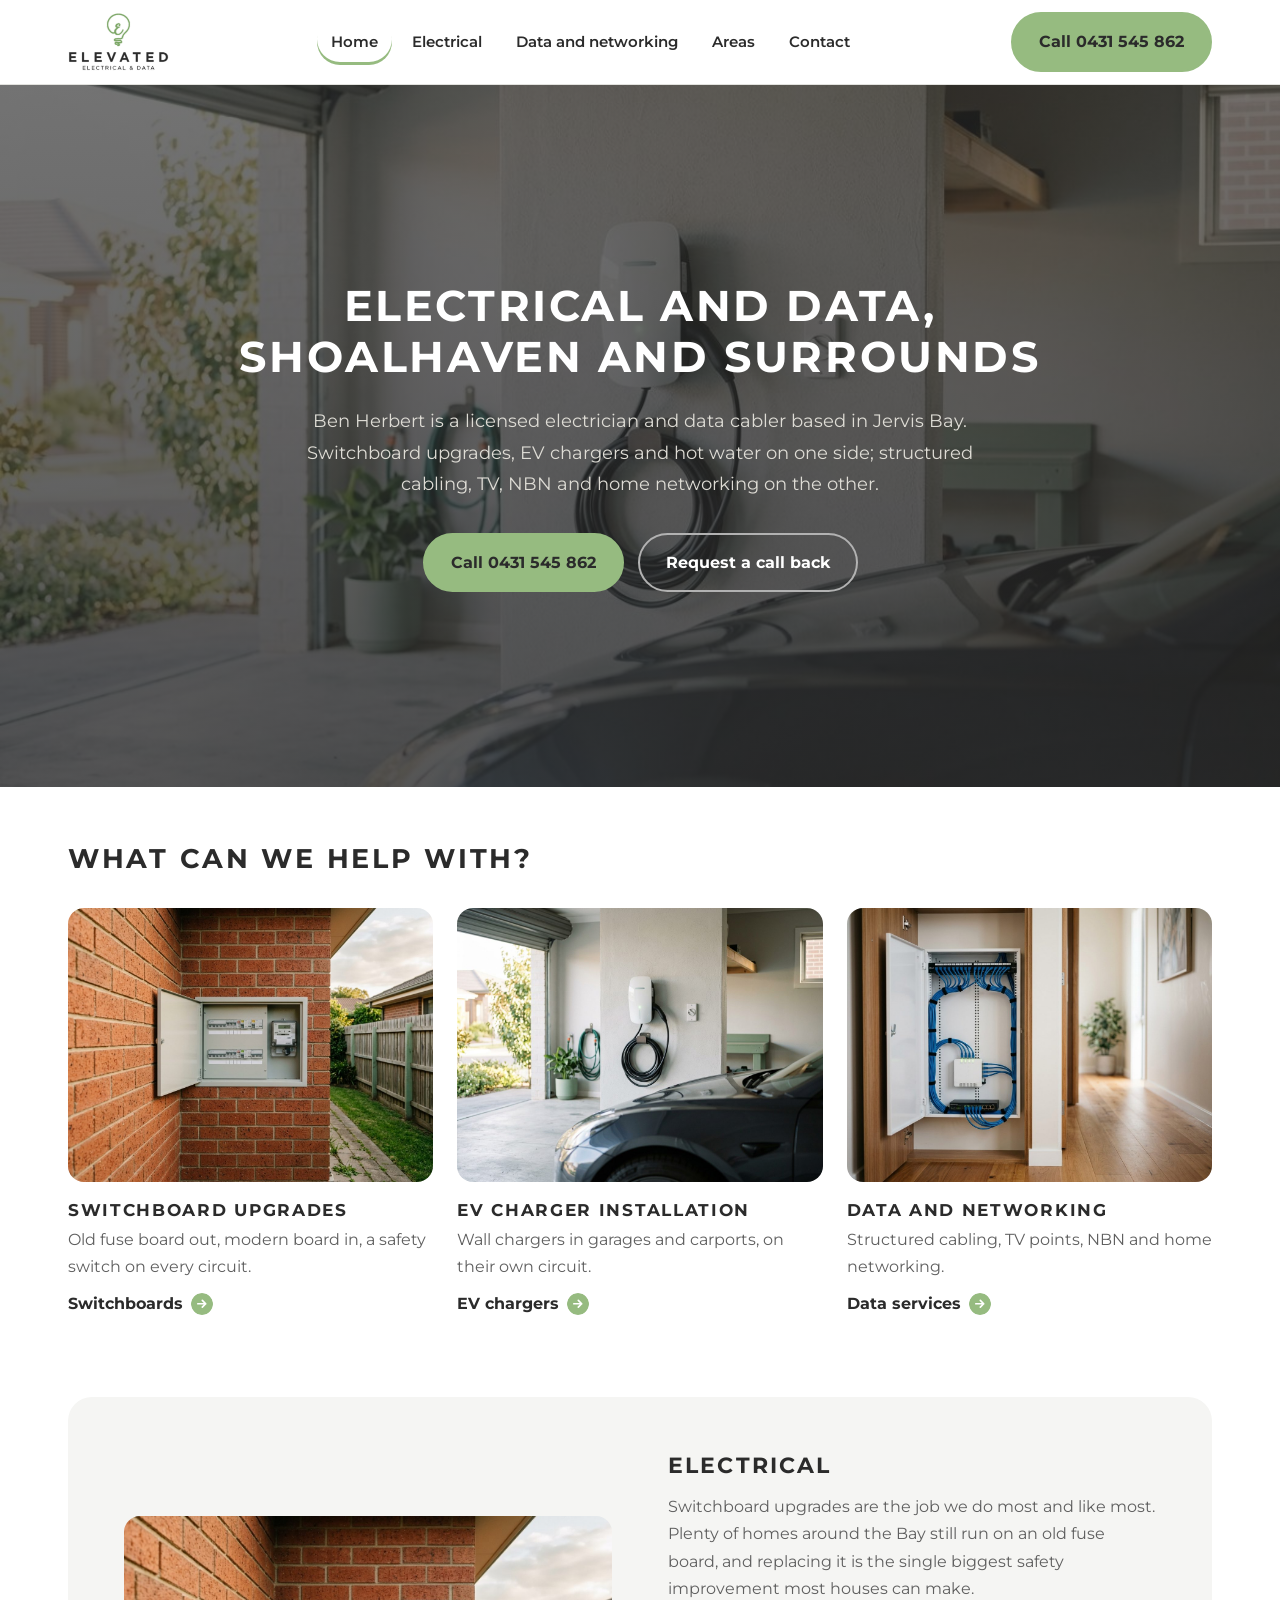
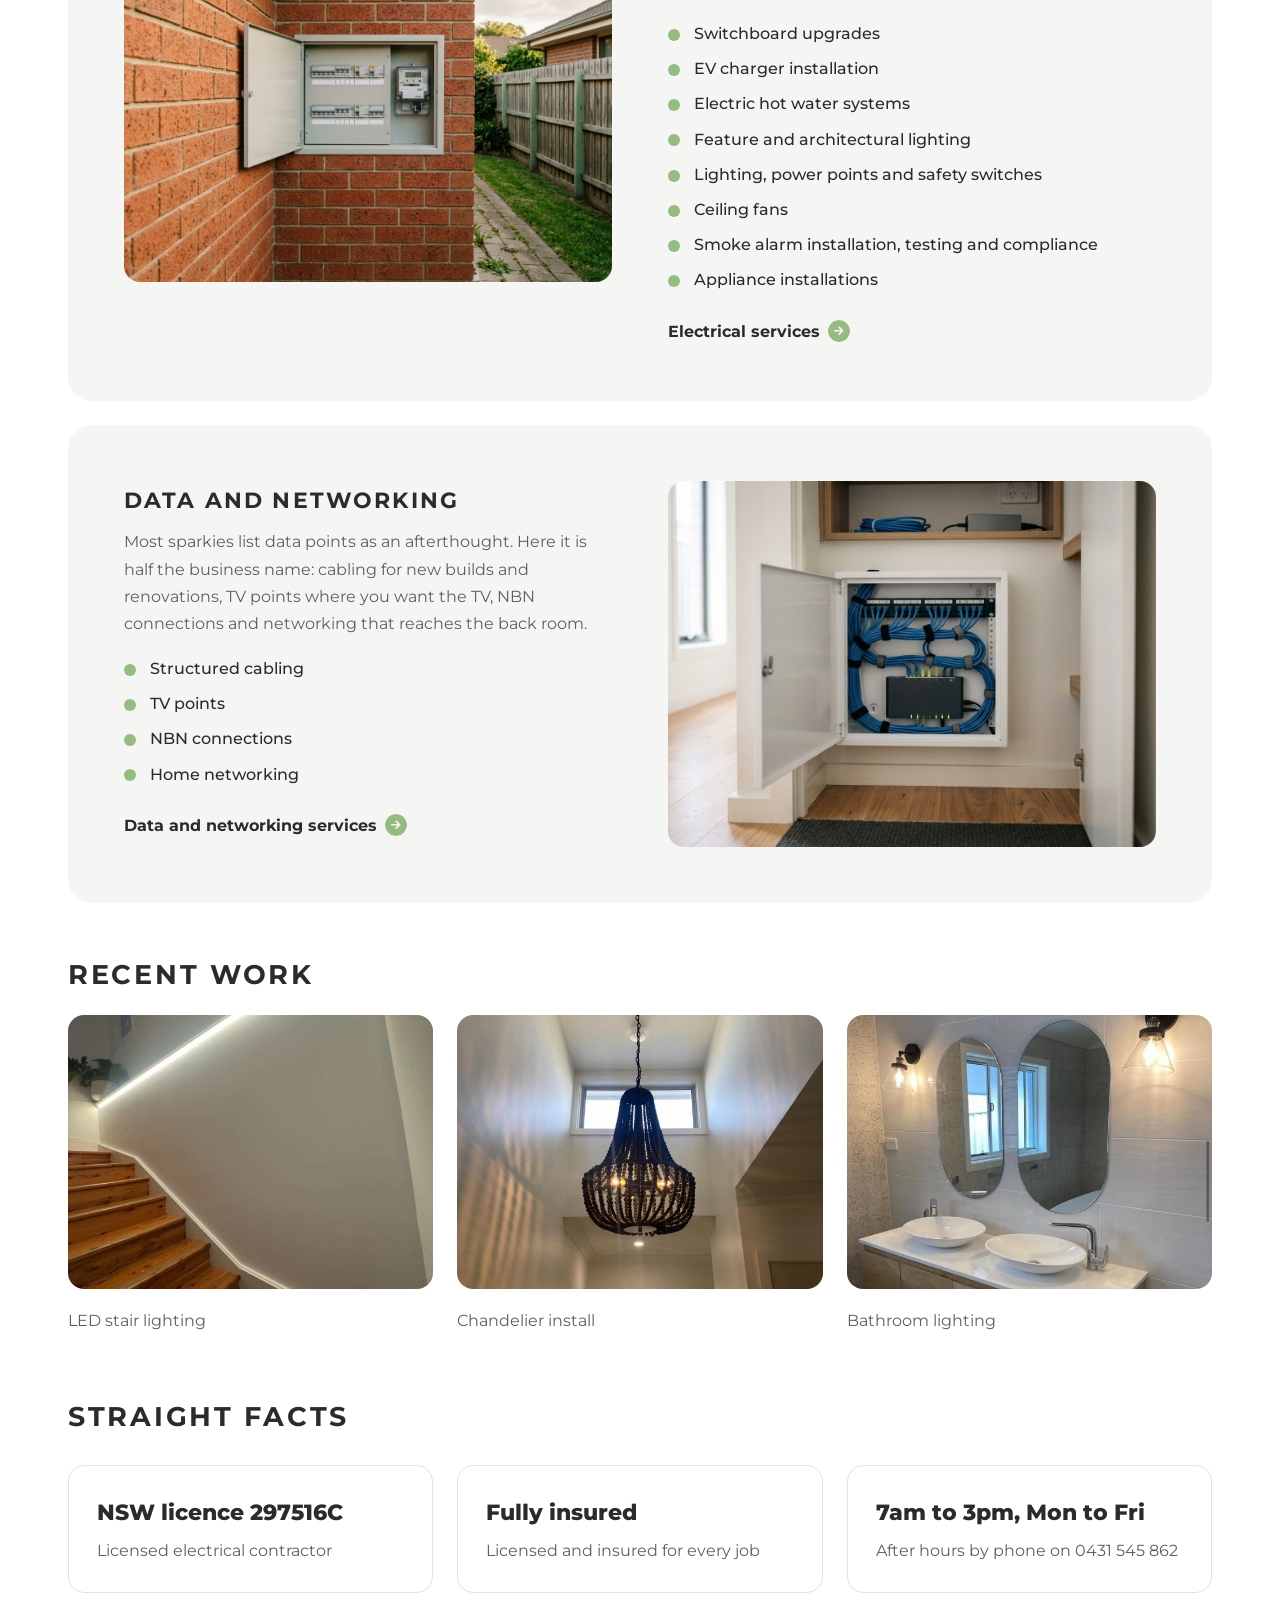
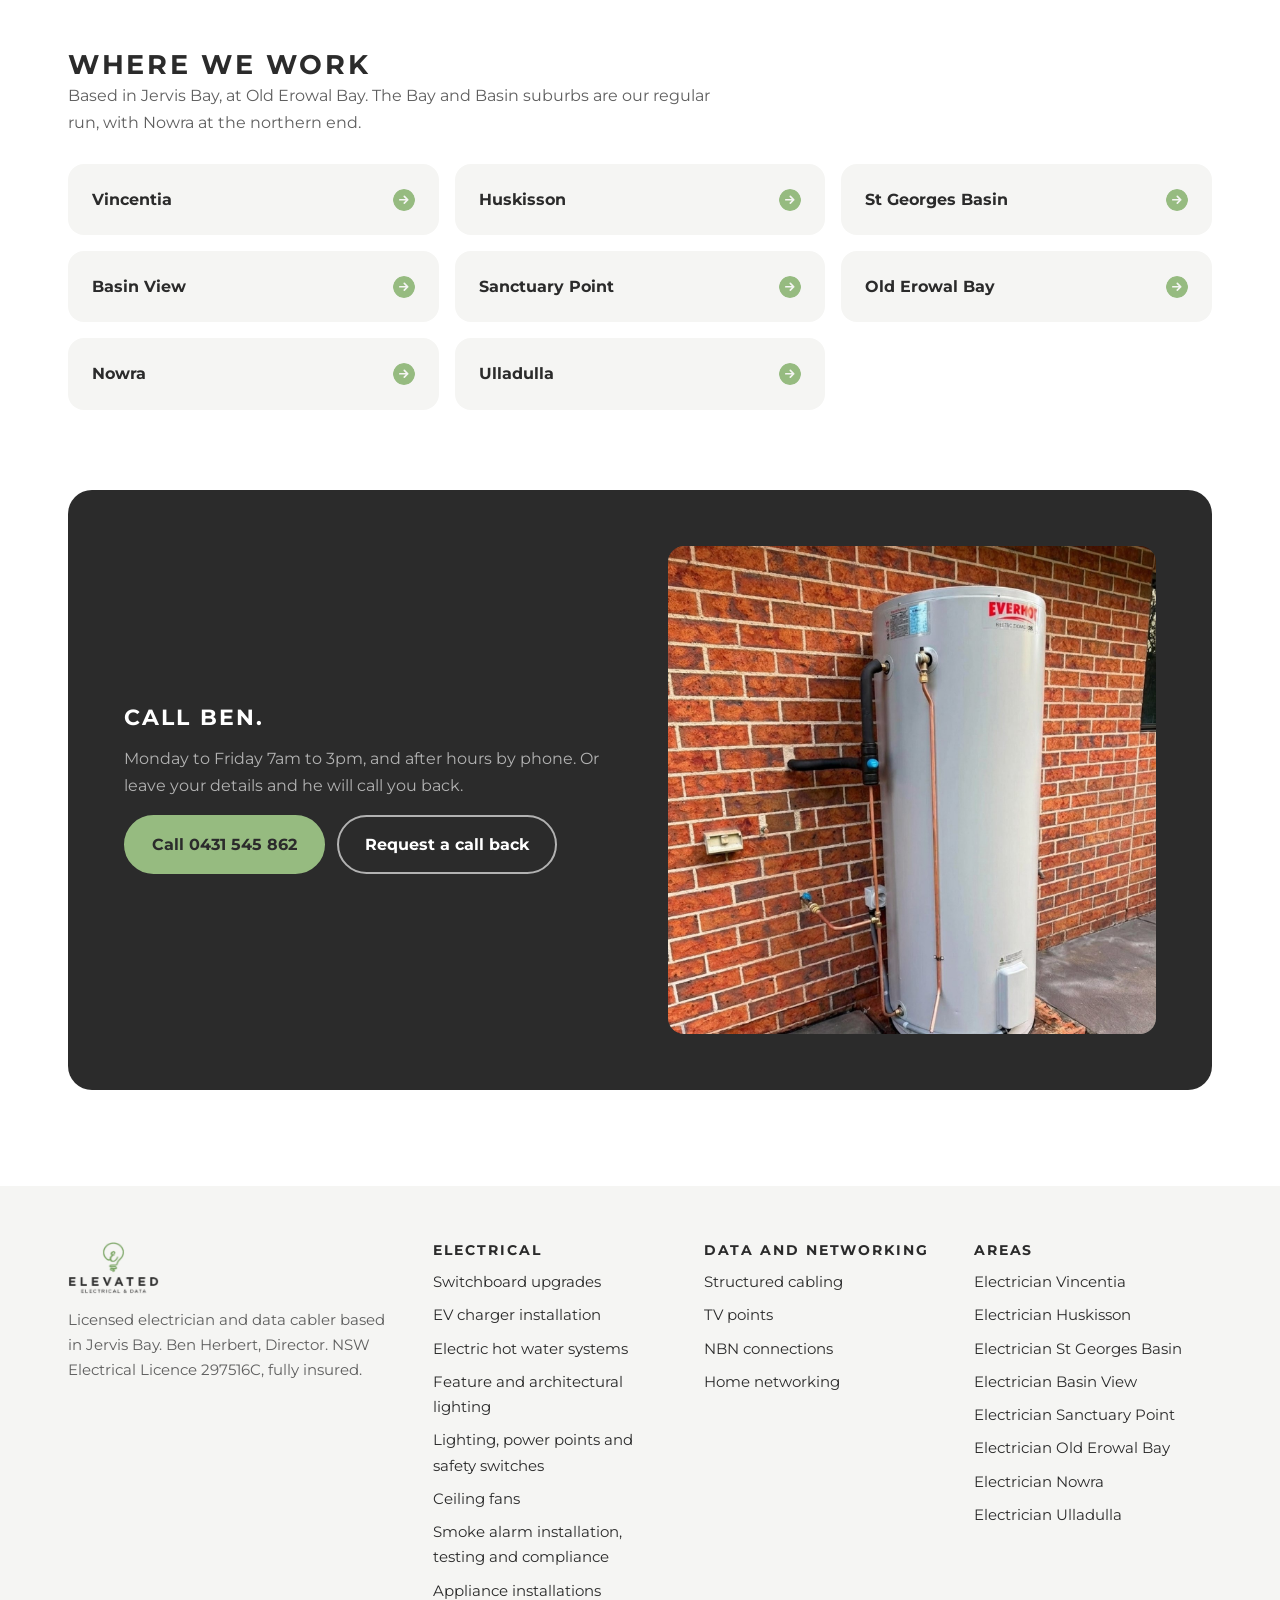
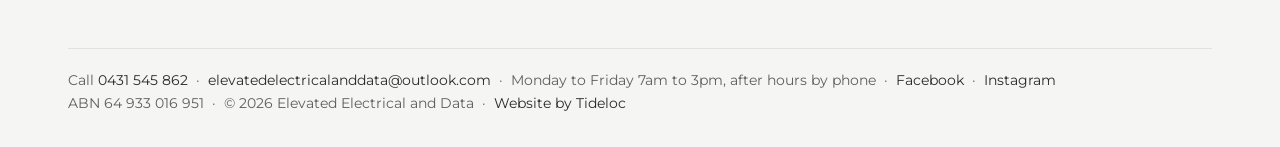
<file: index.html>
<!DOCTYPE html><html lang="en-AU"><head><meta charset="utf-8"><meta name="viewport" content="width=device-width, initial-scale=1">
<title>Electrician Jervis Bay, Vincentia and the Shoalhaven | Elevated Electrical and Data</title><meta name="description" content="Licensed electrician and data cabler based in Jervis Bay. Switchboard upgrades, EV chargers, hot water, TV, NBN and home networking. Call Ben on 0431 545 862.">
<link href="https://fonts.googleapis.com/css2?family=Montserrat:wght@400;500;600;700;800&display=swap" rel="stylesheet">
<link rel="stylesheet" href="site.css"><link rel="preload" as="image" href="assets/ai-ev.jpg" fetchpriority="high"><link rel="canonical" href="https://elevatedelectricalanddata.com.au/"><meta property="og:type" content="website"><meta property="og:url" content="https://elevatedelectricalanddata.com.au/"><meta property="og:title" content="Electrician Jervis Bay, Vincentia and the Shoalhaven | Elevated Electrical and Data"><meta property="og:description" content="Licensed electrician and data cabler based in Jervis Bay. Switchboard upgrades, EV chargers, hot water, TV, NBN and home networking. Call Ben on 0431 545 862."><meta property="og:image" content="https://elevatedelectricalanddata.com.au/assets/ai-ev.jpg"><meta property="og:locale" content="en_AU"><meta property="og:site_name" content="Elevated Electrical and Data"><meta property="og:image:width" content="1200"><meta property="og:image:height" content="896"><meta name="twitter:card" content="summary_large_image"><meta name="robots" content="index,follow"><link rel="icon" href="/favicon-32.png" sizes="32x32" type="image/png"><link rel="icon" href="/favicon.png" sizes="256x256" type="image/png"><link rel="apple-touch-icon" href="/apple-touch-icon.png"><script defer src="https://crm.tideloc.com.au/tl-analytics.js" data-site="elevated-electrical-and-data"></script>
</head><body>
<header><div class="wrap">
  <a class="logo" href="/"><img src="assets/logo-light.png" alt="Elevated Electrical and Data" width="803" height="460"></a>
  <nav id="nav"><ul><li><a href="/" aria-current="page">Home</a></li><li><a href="/electrical">Electrical</a><ul class='sub'><li><a href="/electrical#0">Switchboard upgrades</a></li><li><a href="/electrical#1">EV charger installation</a></li><li><a href="/electrical#2">Electric hot water systems</a></li><li><a href="/electrical#3">Feature and architectural lighting</a></li><li><a href="/electrical#4">Lighting, power points and safety switches</a></li><li><a href="/electrical#5">Ceiling fans</a></li><li><a href="/electrical#6">Smoke alarm installation, testing and compliance</a></li><li><a href="/electrical#7">Appliance installations</a></li></ul></li><li><a href="/data">Data and networking</a><ul class='sub'><li><a href="/data#0">Structured cabling</a></li><li><a href="/data#1">TV points</a></li><li><a href="/data#2">NBN connections</a></li><li><a href="/data#3">Home networking</a></li></ul></li><li><a href="/areas">Areas</a><ul class='sub'><li><a href="/vincentia-area">Vincentia</a></li><li><a href="/huskisson-area">Huskisson</a></li><li><a href="/st-georges-basin-area">St Georges Basin</a></li><li><a href="/basin-view-area">Basin View</a></li><li><a href="/sanctuary-point-area">Sanctuary Point</a></li><li><a href="/old-erowal-bay-area">Old Erowal Bay</a></li><li><a href="/nowra-area">Nowra</a></li><li><a href="/ulladulla-area">Ulladulla</a></li></ul></li><li><a href="/contact">Contact</a></li></ul></nav>
  <a class="pill green call" href="tel:+61431545862">Call 0431 545 862</a>
  <button class="burger" id="burger" aria-label="Menu" aria-expanded="false">&#9776;</button>
</div></header>

<section class="herofull">
  <div class="inner">
    <h1>Electrical and data, Shoalhaven and surrounds</h1>
    <p>Ben Herbert is a licensed electrician and data cabler based in Jervis Bay. Switchboard upgrades, EV chargers and hot water on one side; structured cabling, TV, NBN and home networking on the other.</p>
    <div class="actions"><a class="pill green" href="tel:+61431545862">Call 0431 545 862</a><a class="pill ghost light" href="/contact">Request a call back</a></div>
  </div>
</section>
<section><div class="wrap">
  <h2>What can we help with?</h2>
  <div class="tiles">
    <a class="tile" href="/electrical#0"><img src="assets/ai-switchboard.jpg" alt="Upgraded residential switchboard on a brick wall" width="1200" height="896" loading="lazy" decoding="async"><h3>Switchboard upgrades</h3><p>Old fuse board out, modern board in, a safety switch on every circuit.</p><span class="arrow">Switchboards</span></a>
    <a class="tile" href="/electrical#1"><img src="assets/ai-ev.jpg" alt="EV wall charger installed in a garage" width="1200" height="896" loading="lazy" decoding="async"><h3>EV charger installation</h3><p>Wall chargers in garages and carports, on their own circuit.</p><span class="arrow">EV chargers</span></a>
    <a class="tile" href="/data"><img src="assets/ai-data.jpg" alt="Home network cabinet with tidy data cabling" width="1200" height="896" loading="lazy" decoding="async"><h3>Data and networking</h3><p>Structured cabling, TV points, NBN and home networking.</p><span class="arrow">Data services</span></a>
  </div>
</div></section>
<section style="padding-top:0"><div class="wrap">
  <div class="band">
    <div class="media"><img src="assets/ai-switchboard.jpg" alt="Upgraded residential switchboard" width="1200" height="896" loading="lazy" decoding="async"></div>
    <div><h2>Electrical</h2><p>Switchboard upgrades are the job we do most and like most. Plenty of homes around the Bay still run on an old fuse board, and replacing it is the single biggest safety improvement most houses can make.</p>
      <ul><li>Switchboard upgrades</li><li>EV charger installation</li><li>Electric hot water systems</li><li>Feature and architectural lighting</li><li>Lighting, power points and safety switches</li><li>Ceiling fans</li><li>Smoke alarm installation, testing and compliance</li><li>Appliance installations</li></ul><a class="arrow" href="/electrical">Electrical services</a></div>
  </div>
  <div class="band flip">
    <div class="media"><img src="assets/ai-data-2.jpg" alt="Home network cabinet with patch panel and router" width="1200" height="896" loading="lazy" decoding="async"></div>
    <div><h2>Data and networking</h2><p>Most sparkies list data points as an afterthought. Here it is half the business name: cabling for new builds and renovations, TV points where you want the TV, NBN connections and networking that reaches the back room.</p>
      <ul><li>Structured cabling</li><li>TV points</li><li>NBN connections</li><li>Home networking</li></ul><a class="arrow" href="/data">Data and networking services</a></div>
  </div>
</div></section>
<section style="padding-top:0"><div class="wrap"><h2>Recent work</h2><div data-tl-work="elevated-electrical-and-data" data-count="3" data-portal="https://portal.tideloc.com.au"><div class="tiles" style="margin-top:24px"><a class="tile" href="/electrical#4"><img src="assets/work/light-stair-led.jpg" alt="LED strip lighting on a timber staircase" width="644" height="1400" loading="lazy" decoding="async"><p>LED stair lighting</p></a><a class="tile" href="/electrical#4"><img src="assets/work/light-chandelier-void.jpg" alt="Chandelier hung in a double-height void" width="644" height="1400" loading="lazy" decoding="async"><p>Chandelier install</p></a><a class="tile" href="/electrical#1"><img src="assets/work/light-bathroom-vanity.jpg" alt="Backlit mirrors and wall lights over a double vanity" width="644" height="1400" loading="lazy" decoding="async"><p>Bathroom lighting</p></a></div></div></div></section>
<section style="padding-top:0"><div class="wrap"><h2>Straight facts</h2><div class="facts">
  <div class="fact"><b>NSW licence 297516C</b><span>Licensed electrical contractor</span></div>
  <div class="fact"><b>Fully insured</b><span>Licensed and insured for every job</span></div>
  <div class="fact"><b>7am to 3pm, Mon to Fri</b><span>After hours by phone on 0431 545 862</span></div>
</div></div></section>
<section style="padding-top:0"><div class="wrap"><h2>Where we work</h2><p class="muted" style="max-width:60ch">Based in Jervis Bay, at Old Erowal Bay. The Bay and Basin suburbs are our regular run, with Nowra at the northern end.</p><div class="areas"><a class="area" href="/vincentia-area">Vincentia <span class="arrow"></span></a><a class="area" href="/huskisson-area">Huskisson <span class="arrow"></span></a><a class="area" href="/st-georges-basin-area">St Georges Basin <span class="arrow"></span></a><a class="area" href="/basin-view-area">Basin View <span class="arrow"></span></a><a class="area" href="/sanctuary-point-area">Sanctuary Point <span class="arrow"></span></a><a class="area" href="/old-erowal-bay-area">Old Erowal Bay <span class="arrow"></span></a><a class="area" href="/nowra-area">Nowra <span class="arrow"></span></a><a class="area" href="/ulladulla-area">Ulladulla <span class="arrow"></span></a></div></div></section>
<section style="padding-top:0"><div class="wrap"><div class="band dark"><div><h2>Call Ben.</h2><p>Monday to Friday 7am to 3pm, and after hours by phone. Or leave your details and he will call you back.</p><div class="hero actions" style="padding:0;display:flex;gap:12px;flex-wrap:wrap"><a class="pill green" href="tel:+61431545862">Call 0431 545 862</a><a class="pill ghost" style="color:#fff;border-color:#b2b2b2" href="/contact">Request a call back</a></div></div><div class="media"><img src="assets/hotwater-clean-sq.jpg" alt="Electric hot water system" width="1400" height="1400" loading="lazy" decoding="async"></div></div></div></section>
<footer><div class="wrap">
  <div class="cols">
    <div><img src="assets/logo-light.png" alt="" width="803" height="460"><p class="muted">Licensed electrician and data cabler based in Jervis Bay. Ben Herbert, Director. NSW Electrical Licence 297516C, fully insured.</p></div>
    <div><h3>Electrical</h3><ul><li><a href="/electrical#0">Switchboard upgrades</a></li><li><a href="/electrical#1">EV charger installation</a></li><li><a href="/electrical#2">Electric hot water systems</a></li><li><a href="/electrical#3">Feature and architectural lighting</a></li><li><a href="/electrical#4">Lighting, power points and safety switches</a></li><li><a href="/electrical#5">Ceiling fans</a></li><li><a href="/electrical#6">Smoke alarm installation, testing and compliance</a></li><li><a href="/electrical#7">Appliance installations</a></li></ul></div>
    <div><h3>Data and networking</h3><ul><li><a href="/data#0">Structured cabling</a></li><li><a href="/data#1">TV points</a></li><li><a href="/data#2">NBN connections</a></li><li><a href="/data#3">Home networking</a></li></ul></div>
    <div><h3>Areas</h3><ul><li><a href="/vincentia-area">Electrician Vincentia</a></li><li><a href="/huskisson-area">Electrician Huskisson</a></li><li><a href="/st-georges-basin-area">Electrician St Georges Basin</a></li><li><a href="/basin-view-area">Electrician Basin View</a></li><li><a href="/sanctuary-point-area">Electrician Sanctuary Point</a></li><li><a href="/old-erowal-bay-area">Electrician Old Erowal Bay</a></li><li><a href="/nowra-area">Electrician Nowra</a></li><li><a href="/ulladulla-area">Electrician Ulladulla</a></li></ul></div>
  </div>
  <div class="fine">Call <a href="tel:+61431545862">0431 545 862</a> &nbsp;&middot;&nbsp; <a href="mailto:elevatedelectricalanddata@outlook.com">elevatedelectricalanddata@outlook.com</a> &nbsp;&middot;&nbsp; Monday to Friday 7am to 3pm, after hours by phone &nbsp;&middot;&nbsp; <a href="https://www.facebook.com/share/1EVHX6Z7j3/">Facebook</a> &nbsp;&middot;&nbsp; <a href="https://www.instagram.com/elevated.electrical.data">Instagram</a><br>ABN 64 933 016 951 &nbsp;&middot;&nbsp; &copy; 2026 Elevated Electrical and Data &nbsp;&middot;&nbsp; <a href="https://tideloc.com.au" rel="noopener">Website by Tideloc</a></div>
</div></footer>
<div class="callbar"><a class="pill green" href="tel:+61431545862">Call 0431 545 862</a></div>
<script>(function(){var b=document.getElementById('burger'),n=document.getElementById('nav');b.addEventListener('click',function(e){e.stopPropagation();var o=n.classList.toggle('open');b.setAttribute('aria-expanded',o);});document.addEventListener('click',function(e){if(n.classList.contains('open')&&!n.contains(e.target))n.classList.remove('open');});})();</script>
<script defer src="https://portal.tideloc.com.au/tl-work.js"></script>
<script type="application/ld+json">{"@context": "https://schema.org", "@type": "Electrician", "name": "Elevated Electrical and Data", "@id": "https://elevatedelectricalanddata.com.au/#business", "url": "https://elevatedelectricalanddata.com.au/", "description": "Licensed electrician and data cabler based in Jervis Bay, covering the Shoalhaven. Switchboard upgrades, EV chargers, electric hot water, lighting, TV points, NBN and home networking.", "logo": "https://elevatedelectricalanddata.com.au/assets/logo-light.png", "image": "https://elevatedelectricalanddata.com.au/assets/ai-ev.jpg", "telephone": "+61431545862", "email": "elevatedelectricalanddata@outlook.com", "address": {"@type": "PostalAddress", "addressLocality": "Old Erowal Bay", "addressRegion": "NSW", "addressCountry": "AU"}, "areaServed": [{"@type": "Place", "name": "Vincentia NSW"}, {"@type": "Place", "name": "Huskisson NSW"}, {"@type": "Place", "name": "St Georges Basin NSW"}, {"@type": "Place", "name": "Basin View NSW"}, {"@type": "Place", "name": "Sanctuary Point NSW"}, {"@type": "Place", "name": "Old Erowal Bay NSW"}, {"@type": "Place", "name": "Nowra NSW"}, {"@type": "Place", "name": "Ulladulla NSW"}, {"@type": "Place", "name": "Jervis Bay NSW"}], "openingHoursSpecification": [{"@type": "OpeningHoursSpecification", "dayOfWeek": ["Monday", "Tuesday", "Wednesday", "Thursday", "Friday"], "opens": "07:00", "closes": "15:00"}], "sameAs": ["https://www.facebook.com/share/1EVHX6Z7j3/", "https://www.instagram.com/elevated.electrical.data"], "founder": {"@type": "Person", "name": "Ben Herbert"}, "identifier": [{"@type": "PropertyValue", "name": "NSW Electrical Licence", "value": "297516C"}, {"@type": "PropertyValue", "name": "ABN", "value": "64933016951"}]}</script>
</body></html>
</file>
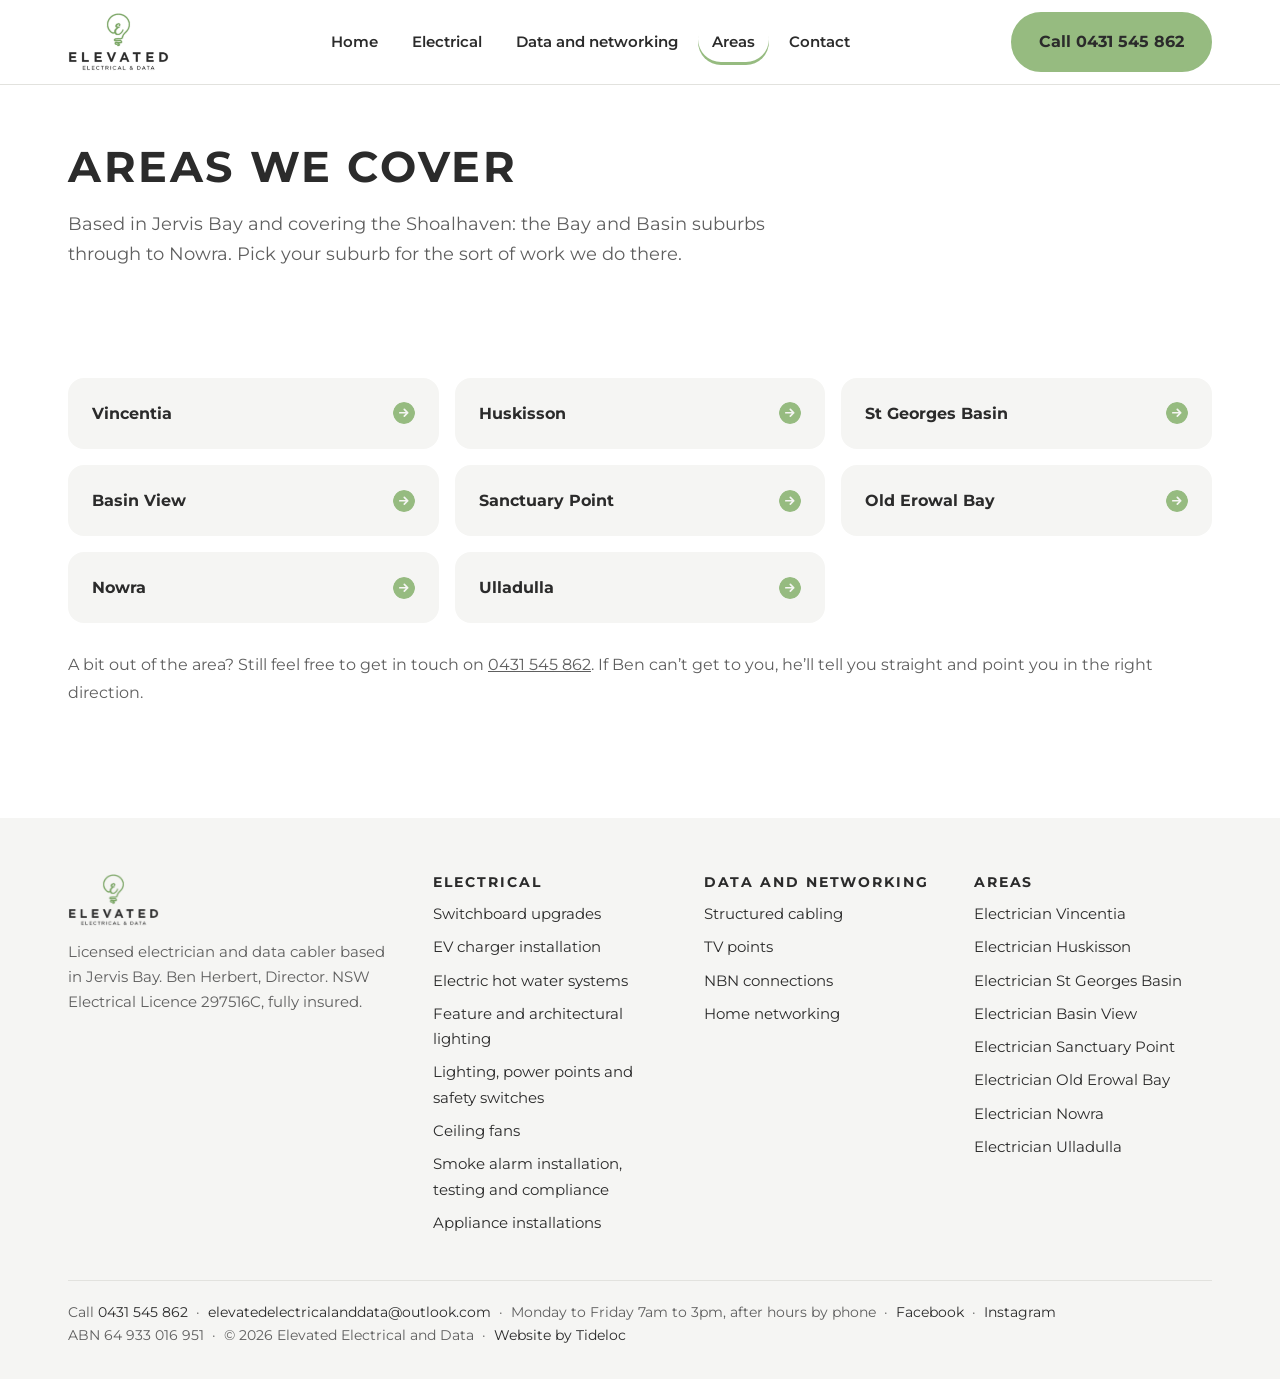
<file: areas.html>
<!DOCTYPE html><html lang="en-AU"><head><meta charset="utf-8"><meta name="viewport" content="width=device-width, initial-scale=1">
<title>Areas we cover: Jervis Bay, the Basin and the Shoalhaven | Elevated Electrical and Data</title><meta name="description" content="Electrician and data cabler based in Jervis Bay, covering the Shoalhaven: Vincentia, Huskisson, Old Erowal Bay, St Georges Basin, Basin View, Sanctuary Point, Nowra and Ulladulla.">
<link href="https://fonts.googleapis.com/css2?family=Montserrat:wght@400;500;600;700;800&display=swap" rel="stylesheet">
<link rel="stylesheet" href="site.css"><link rel="canonical" href="https://elevatedelectricalanddata.com.au/areas"><meta property="og:type" content="website"><meta property="og:url" content="https://elevatedelectricalanddata.com.au/areas"><meta property="og:title" content="Areas we cover: Jervis Bay, the Basin and the Shoalhaven | Elevated Electrical and Data"><meta property="og:description" content="Electrician and data cabler based in Jervis Bay, covering the Shoalhaven: Vincentia, Huskisson, Old Erowal Bay, St Georges Basin, Basin View, Sanctuary Point, Nowra and Ulladulla."><meta property="og:image" content="https://elevatedelectricalanddata.com.au/assets/ai-ev.jpg"><meta property="og:locale" content="en_AU"><meta property="og:site_name" content="Elevated Electrical and Data"><meta property="og:image:width" content="1200"><meta property="og:image:height" content="896"><meta name="twitter:card" content="summary_large_image"><meta name="robots" content="index,follow"><link rel="icon" href="/favicon-32.png" sizes="32x32" type="image/png"><link rel="icon" href="/favicon.png" sizes="256x256" type="image/png"><link rel="apple-touch-icon" href="/apple-touch-icon.png"><script defer src="https://crm.tideloc.com.au/tl-analytics.js" data-site="elevated-electrical-and-data"></script>
</head><body>
<header><div class="wrap">
  <a class="logo" href="/"><img src="assets/logo-light.png" alt="Elevated Electrical and Data" width="803" height="460"></a>
  <nav id="nav"><ul><li><a href="/">Home</a></li><li><a href="/electrical">Electrical</a><ul class='sub'><li><a href="/electrical#0">Switchboard upgrades</a></li><li><a href="/electrical#1">EV charger installation</a></li><li><a href="/electrical#2">Electric hot water systems</a></li><li><a href="/electrical#3">Feature and architectural lighting</a></li><li><a href="/electrical#4">Lighting, power points and safety switches</a></li><li><a href="/electrical#5">Ceiling fans</a></li><li><a href="/electrical#6">Smoke alarm installation, testing and compliance</a></li><li><a href="/electrical#7">Appliance installations</a></li></ul></li><li><a href="/data">Data and networking</a><ul class='sub'><li><a href="/data#0">Structured cabling</a></li><li><a href="/data#1">TV points</a></li><li><a href="/data#2">NBN connections</a></li><li><a href="/data#3">Home networking</a></li></ul></li><li><a href="/areas" aria-current="page">Areas</a><ul class='sub'><li><a href="/vincentia-area">Vincentia</a></li><li><a href="/huskisson-area">Huskisson</a></li><li><a href="/st-georges-basin-area">St Georges Basin</a></li><li><a href="/basin-view-area">Basin View</a></li><li><a href="/sanctuary-point-area">Sanctuary Point</a></li><li><a href="/old-erowal-bay-area">Old Erowal Bay</a></li><li><a href="/nowra-area">Nowra</a></li><li><a href="/ulladulla-area">Ulladulla</a></li></ul></li><li><a href="/contact">Contact</a></li></ul></nav>
  <a class="pill green call" href="tel:+61431545862">Call 0431 545 862</a>
  <button class="burger" id="burger" aria-label="Menu" aria-expanded="false">&#9776;</button>
</div></header>

<section class="pagehead"><div class="wrap"><h1>Areas we cover</h1><p>Based in Jervis Bay and covering the Shoalhaven: the Bay and Basin suburbs through to Nowra. Pick your suburb for the sort of work we do there.</p></div></section>
<section><div class="wrap"><div class="areas"><a class="area" href="/vincentia-area">Vincentia <span class="arrow"></span></a><a class="area" href="/huskisson-area">Huskisson <span class="arrow"></span></a><a class="area" href="/st-georges-basin-area">St Georges Basin <span class="arrow"></span></a><a class="area" href="/basin-view-area">Basin View <span class="arrow"></span></a><a class="area" href="/sanctuary-point-area">Sanctuary Point <span class="arrow"></span></a><a class="area" href="/old-erowal-bay-area">Old Erowal Bay <span class="arrow"></span></a><a class="area" href="/nowra-area">Nowra <span class="arrow"></span></a><a class="area" href="/ulladulla-area">Ulladulla <span class="arrow"></span></a></div><p class="muted" style="margin-top:28px">A bit out of the area? Still feel free to get in touch on <a href="tel:+61431545862">0431 545 862</a>. If Ben can&rsquo;t get to you, he&rsquo;ll tell you straight and point you in the right direction.</p></div></section>
<footer><div class="wrap">
  <div class="cols">
    <div><img src="assets/logo-light.png" alt="" width="803" height="460"><p class="muted">Licensed electrician and data cabler based in Jervis Bay. Ben Herbert, Director. NSW Electrical Licence 297516C, fully insured.</p></div>
    <div><h3>Electrical</h3><ul><li><a href="/electrical#0">Switchboard upgrades</a></li><li><a href="/electrical#1">EV charger installation</a></li><li><a href="/electrical#2">Electric hot water systems</a></li><li><a href="/electrical#3">Feature and architectural lighting</a></li><li><a href="/electrical#4">Lighting, power points and safety switches</a></li><li><a href="/electrical#5">Ceiling fans</a></li><li><a href="/electrical#6">Smoke alarm installation, testing and compliance</a></li><li><a href="/electrical#7">Appliance installations</a></li></ul></div>
    <div><h3>Data and networking</h3><ul><li><a href="/data#0">Structured cabling</a></li><li><a href="/data#1">TV points</a></li><li><a href="/data#2">NBN connections</a></li><li><a href="/data#3">Home networking</a></li></ul></div>
    <div><h3>Areas</h3><ul><li><a href="/vincentia-area">Electrician Vincentia</a></li><li><a href="/huskisson-area">Electrician Huskisson</a></li><li><a href="/st-georges-basin-area">Electrician St Georges Basin</a></li><li><a href="/basin-view-area">Electrician Basin View</a></li><li><a href="/sanctuary-point-area">Electrician Sanctuary Point</a></li><li><a href="/old-erowal-bay-area">Electrician Old Erowal Bay</a></li><li><a href="/nowra-area">Electrician Nowra</a></li><li><a href="/ulladulla-area">Electrician Ulladulla</a></li></ul></div>
  </div>
  <div class="fine">Call <a href="tel:+61431545862">0431 545 862</a> &nbsp;&middot;&nbsp; <a href="mailto:elevatedelectricalanddata@outlook.com">elevatedelectricalanddata@outlook.com</a> &nbsp;&middot;&nbsp; Monday to Friday 7am to 3pm, after hours by phone &nbsp;&middot;&nbsp; <a href="https://www.facebook.com/share/1EVHX6Z7j3/">Facebook</a> &nbsp;&middot;&nbsp; <a href="https://www.instagram.com/elevated.electrical.data">Instagram</a><br>ABN 64 933 016 951 &nbsp;&middot;&nbsp; &copy; 2026 Elevated Electrical and Data &nbsp;&middot;&nbsp; <a href="https://tideloc.com.au" rel="noopener">Website by Tideloc</a></div>
</div></footer>
<div class="callbar"><a class="pill green" href="tel:+61431545862">Call 0431 545 862</a></div>
<script>(function(){var b=document.getElementById('burger'),n=document.getElementById('nav');b.addEventListener('click',function(e){e.stopPropagation();var o=n.classList.toggle('open');b.setAttribute('aria-expanded',o);});document.addEventListener('click',function(e){if(n.classList.contains('open')&&!n.contains(e.target))n.classList.remove('open');});})();</script>
<script defer src="https://portal.tideloc.com.au/tl-work.js"></script>
<script type="application/ld+json">{"@context": "https://schema.org", "@type": "Electrician", "name": "Elevated Electrical and Data", "@id": "https://elevatedelectricalanddata.com.au/#business", "url": "https://elevatedelectricalanddata.com.au/", "description": "Licensed electrician and data cabler based in Jervis Bay, covering the Shoalhaven. Switchboard upgrades, EV chargers, electric hot water, lighting, TV points, NBN and home networking.", "logo": "https://elevatedelectricalanddata.com.au/assets/logo-light.png", "image": "https://elevatedelectricalanddata.com.au/assets/ai-ev.jpg", "telephone": "+61431545862", "email": "elevatedelectricalanddata@outlook.com", "address": {"@type": "PostalAddress", "addressLocality": "Old Erowal Bay", "addressRegion": "NSW", "addressCountry": "AU"}, "areaServed": [{"@type": "Place", "name": "Vincentia NSW"}, {"@type": "Place", "name": "Huskisson NSW"}, {"@type": "Place", "name": "St Georges Basin NSW"}, {"@type": "Place", "name": "Basin View NSW"}, {"@type": "Place", "name": "Sanctuary Point NSW"}, {"@type": "Place", "name": "Old Erowal Bay NSW"}, {"@type": "Place", "name": "Nowra NSW"}, {"@type": "Place", "name": "Ulladulla NSW"}, {"@type": "Place", "name": "Jervis Bay NSW"}], "openingHoursSpecification": [{"@type": "OpeningHoursSpecification", "dayOfWeek": ["Monday", "Tuesday", "Wednesday", "Thursday", "Friday"], "opens": "07:00", "closes": "15:00"}], "sameAs": ["https://www.facebook.com/share/1EVHX6Z7j3/", "https://www.instagram.com/elevated.electrical.data"], "founder": {"@type": "Person", "name": "Ben Herbert"}, "identifier": [{"@type": "PropertyValue", "name": "NSW Electrical Licence", "value": "297516C"}, {"@type": "PropertyValue", "name": "ABN", "value": "64933016951"}]}</script>
<script type="application/ld+json">{"@context": "https://schema.org", "@type": "BreadcrumbList", "itemListElement": [{"@type": "ListItem", "position": 1, "name": "Home", "item": "https://elevatedelectricalanddata.com.au/"}, {"@type": "ListItem", "position": 2, "name": "Areas", "item": "https://elevatedelectricalanddata.com.au/areas"}]}</script>
</body></html>
</file>
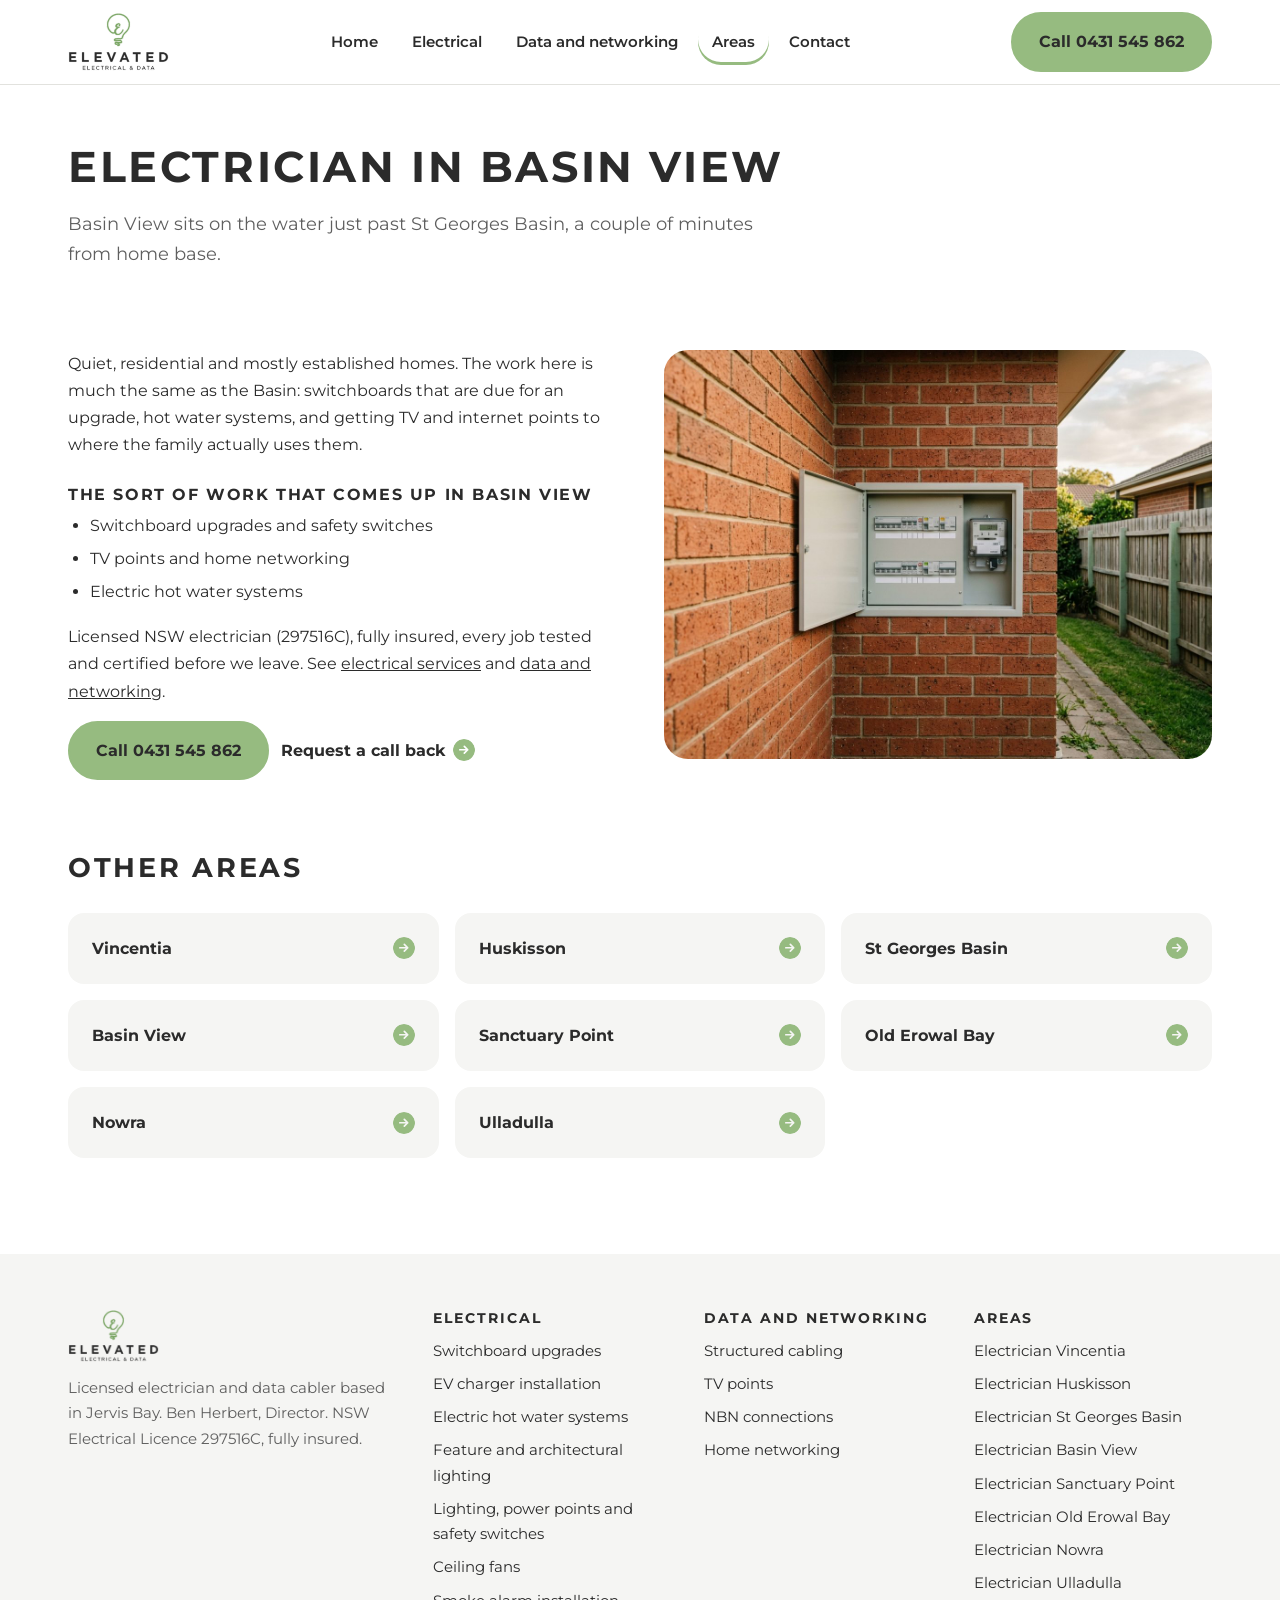
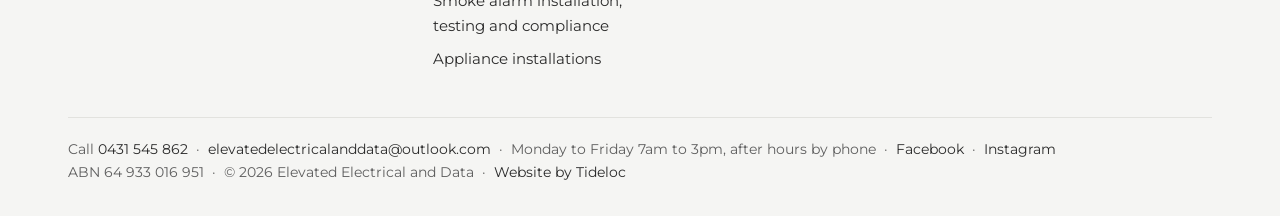
<file: basin-view-area.html>
<!DOCTYPE html><html lang="en-AU"><head><meta charset="utf-8"><meta name="viewport" content="width=device-width, initial-scale=1">
<title>Electrician Basin View | Elevated Electrical and Data</title><meta name="description" content="Licensed electrician and data cabler for Basin View homes. Switchboards, hot water, TV, NBN and home networking.">
<link href="https://fonts.googleapis.com/css2?family=Montserrat:wght@400;500;600;700;800&display=swap" rel="stylesheet">
<link rel="stylesheet" href="site.css"><link rel="canonical" href="https://elevatedelectricalanddata.com.au/basin-view-area"><meta property="og:type" content="website"><meta property="og:url" content="https://elevatedelectricalanddata.com.au/basin-view-area"><meta property="og:title" content="Electrician Basin View | Elevated Electrical and Data"><meta property="og:description" content="Licensed electrician and data cabler for Basin View homes. Switchboards, hot water, TV, NBN and home networking."><meta property="og:image" content="https://elevatedelectricalanddata.com.au/assets/ai-ev.jpg"><meta property="og:locale" content="en_AU"><meta property="og:site_name" content="Elevated Electrical and Data"><meta property="og:image:width" content="1200"><meta property="og:image:height" content="896"><meta name="twitter:card" content="summary_large_image"><meta name="robots" content="index,follow"><link rel="icon" href="/favicon-32.png" sizes="32x32" type="image/png"><link rel="icon" href="/favicon.png" sizes="256x256" type="image/png"><link rel="apple-touch-icon" href="/apple-touch-icon.png"><script defer src="https://crm.tideloc.com.au/tl-analytics.js" data-site="elevated-electrical-and-data"></script>
</head><body>
<header><div class="wrap">
  <a class="logo" href="/"><img src="assets/logo-light.png" alt="Elevated Electrical and Data" width="803" height="460"></a>
  <nav id="nav"><ul><li><a href="/">Home</a></li><li><a href="/electrical">Electrical</a><ul class='sub'><li><a href="/electrical#0">Switchboard upgrades</a></li><li><a href="/electrical#1">EV charger installation</a></li><li><a href="/electrical#2">Electric hot water systems</a></li><li><a href="/electrical#3">Feature and architectural lighting</a></li><li><a href="/electrical#4">Lighting, power points and safety switches</a></li><li><a href="/electrical#5">Ceiling fans</a></li><li><a href="/electrical#6">Smoke alarm installation, testing and compliance</a></li><li><a href="/electrical#7">Appliance installations</a></li></ul></li><li><a href="/data">Data and networking</a><ul class='sub'><li><a href="/data#0">Structured cabling</a></li><li><a href="/data#1">TV points</a></li><li><a href="/data#2">NBN connections</a></li><li><a href="/data#3">Home networking</a></li></ul></li><li><a href="/areas" aria-current="page">Areas</a><ul class='sub'><li><a href="/vincentia-area">Vincentia</a></li><li><a href="/huskisson-area">Huskisson</a></li><li><a href="/st-georges-basin-area">St Georges Basin</a></li><li><a href="/basin-view-area">Basin View</a></li><li><a href="/sanctuary-point-area">Sanctuary Point</a></li><li><a href="/old-erowal-bay-area">Old Erowal Bay</a></li><li><a href="/nowra-area">Nowra</a></li><li><a href="/ulladulla-area">Ulladulla</a></li></ul></li><li><a href="/contact">Contact</a></li></ul></nav>
  <a class="pill green call" href="tel:+61431545862">Call 0431 545 862</a>
  <button class="burger" id="burger" aria-label="Menu" aria-expanded="false">&#9776;</button>
</div></header>

<section class="pagehead"><div class="wrap"><h1>Electrician in Basin View</h1><p>Basin View sits on the water just past St Georges Basin, a couple of minutes from home base.</p></div></section>
<section><div class="wrap two">
  <div class="prose"><p>Quiet, residential and mostly established homes. The work here is much the same as the Basin: switchboards that are due for an upgrade, hot water systems, and getting TV and internet points to where the family actually uses them.</p><h3>The sort of work that comes up in Basin View</h3><ul><li>Switchboard upgrades and safety switches</li><li>TV points and home networking</li><li>Electric hot water systems</li></ul>
  <p>Licensed NSW electrician (297516C), fully insured, every job tested and certified before we leave. See <a href="/electrical">electrical services</a> and <a href="/data">data and networking</a>.</p>
  <p><a class="pill green" href="tel:+61431545862">Call 0431 545 862</a> &nbsp; <a class="arrow" href="/contact">Request a call back</a></p></div>
  <img src="assets/ai-switchboard.jpg" alt="Upgraded switchboard in a meter box" style="border-radius:var(--r)" width="1200" height="896" loading="lazy" decoding="async">
</div></section>
<section style="padding-top:0"><div class="wrap"><h2>Other areas</h2><div class="areas"><a class="area" href="/vincentia-area">Vincentia <span class="arrow"></span></a><a class="area" href="/huskisson-area">Huskisson <span class="arrow"></span></a><a class="area" href="/st-georges-basin-area">St Georges Basin <span class="arrow"></span></a><a class="area" href="/basin-view-area">Basin View <span class="arrow"></span></a><a class="area" href="/sanctuary-point-area">Sanctuary Point <span class="arrow"></span></a><a class="area" href="/old-erowal-bay-area">Old Erowal Bay <span class="arrow"></span></a><a class="area" href="/nowra-area">Nowra <span class="arrow"></span></a><a class="area" href="/ulladulla-area">Ulladulla <span class="arrow"></span></a></div></div></section>
<footer><div class="wrap">
  <div class="cols">
    <div><img src="assets/logo-light.png" alt="" width="803" height="460"><p class="muted">Licensed electrician and data cabler based in Jervis Bay. Ben Herbert, Director. NSW Electrical Licence 297516C, fully insured.</p></div>
    <div><h3>Electrical</h3><ul><li><a href="/electrical#0">Switchboard upgrades</a></li><li><a href="/electrical#1">EV charger installation</a></li><li><a href="/electrical#2">Electric hot water systems</a></li><li><a href="/electrical#3">Feature and architectural lighting</a></li><li><a href="/electrical#4">Lighting, power points and safety switches</a></li><li><a href="/electrical#5">Ceiling fans</a></li><li><a href="/electrical#6">Smoke alarm installation, testing and compliance</a></li><li><a href="/electrical#7">Appliance installations</a></li></ul></div>
    <div><h3>Data and networking</h3><ul><li><a href="/data#0">Structured cabling</a></li><li><a href="/data#1">TV points</a></li><li><a href="/data#2">NBN connections</a></li><li><a href="/data#3">Home networking</a></li></ul></div>
    <div><h3>Areas</h3><ul><li><a href="/vincentia-area">Electrician Vincentia</a></li><li><a href="/huskisson-area">Electrician Huskisson</a></li><li><a href="/st-georges-basin-area">Electrician St Georges Basin</a></li><li><a href="/basin-view-area">Electrician Basin View</a></li><li><a href="/sanctuary-point-area">Electrician Sanctuary Point</a></li><li><a href="/old-erowal-bay-area">Electrician Old Erowal Bay</a></li><li><a href="/nowra-area">Electrician Nowra</a></li><li><a href="/ulladulla-area">Electrician Ulladulla</a></li></ul></div>
  </div>
  <div class="fine">Call <a href="tel:+61431545862">0431 545 862</a> &nbsp;&middot;&nbsp; <a href="mailto:elevatedelectricalanddata@outlook.com">elevatedelectricalanddata@outlook.com</a> &nbsp;&middot;&nbsp; Monday to Friday 7am to 3pm, after hours by phone &nbsp;&middot;&nbsp; <a href="https://www.facebook.com/share/1EVHX6Z7j3/">Facebook</a> &nbsp;&middot;&nbsp; <a href="https://www.instagram.com/elevated.electrical.data">Instagram</a><br>ABN 64 933 016 951 &nbsp;&middot;&nbsp; &copy; 2026 Elevated Electrical and Data &nbsp;&middot;&nbsp; <a href="https://tideloc.com.au" rel="noopener">Website by Tideloc</a></div>
</div></footer>
<div class="callbar"><a class="pill green" href="tel:+61431545862">Call 0431 545 862</a></div>
<script>(function(){var b=document.getElementById('burger'),n=document.getElementById('nav');b.addEventListener('click',function(e){e.stopPropagation();var o=n.classList.toggle('open');b.setAttribute('aria-expanded',o);});document.addEventListener('click',function(e){if(n.classList.contains('open')&&!n.contains(e.target))n.classList.remove('open');});})();</script>
<script defer src="https://portal.tideloc.com.au/tl-work.js"></script>
<script type="application/ld+json">{"@context": "https://schema.org", "@type": "Electrician", "name": "Elevated Electrical and Data", "@id": "https://elevatedelectricalanddata.com.au/#business", "url": "https://elevatedelectricalanddata.com.au/", "description": "Licensed electrician and data cabler based in Jervis Bay, covering the Shoalhaven. Switchboard upgrades, EV chargers, electric hot water, lighting, TV points, NBN and home networking.", "logo": "https://elevatedelectricalanddata.com.au/assets/logo-light.png", "image": "https://elevatedelectricalanddata.com.au/assets/ai-ev.jpg", "telephone": "+61431545862", "email": "elevatedelectricalanddata@outlook.com", "address": {"@type": "PostalAddress", "addressLocality": "Old Erowal Bay", "addressRegion": "NSW", "addressCountry": "AU"}, "areaServed": [{"@type": "Place", "name": "Vincentia NSW"}, {"@type": "Place", "name": "Huskisson NSW"}, {"@type": "Place", "name": "St Georges Basin NSW"}, {"@type": "Place", "name": "Basin View NSW"}, {"@type": "Place", "name": "Sanctuary Point NSW"}, {"@type": "Place", "name": "Old Erowal Bay NSW"}, {"@type": "Place", "name": "Nowra NSW"}, {"@type": "Place", "name": "Ulladulla NSW"}, {"@type": "Place", "name": "Jervis Bay NSW"}], "openingHoursSpecification": [{"@type": "OpeningHoursSpecification", "dayOfWeek": ["Monday", "Tuesday", "Wednesday", "Thursday", "Friday"], "opens": "07:00", "closes": "15:00"}], "sameAs": ["https://www.facebook.com/share/1EVHX6Z7j3/", "https://www.instagram.com/elevated.electrical.data"], "founder": {"@type": "Person", "name": "Ben Herbert"}, "identifier": [{"@type": "PropertyValue", "name": "NSW Electrical Licence", "value": "297516C"}, {"@type": "PropertyValue", "name": "ABN", "value": "64933016951"}]}</script>
<script type="application/ld+json">{"@context": "https://schema.org", "@type": "BreadcrumbList", "itemListElement": [{"@type": "ListItem", "position": 1, "name": "Home", "item": "https://elevatedelectricalanddata.com.au/"}, {"@type": "ListItem", "position": 2, "name": "Areas", "item": "https://elevatedelectricalanddata.com.au/areas"}, {"@type": "ListItem", "position": 3, "name": "Basin View", "item": "https://elevatedelectricalanddata.com.au/basin-view-area"}]}</script>
</body></html>
</file>
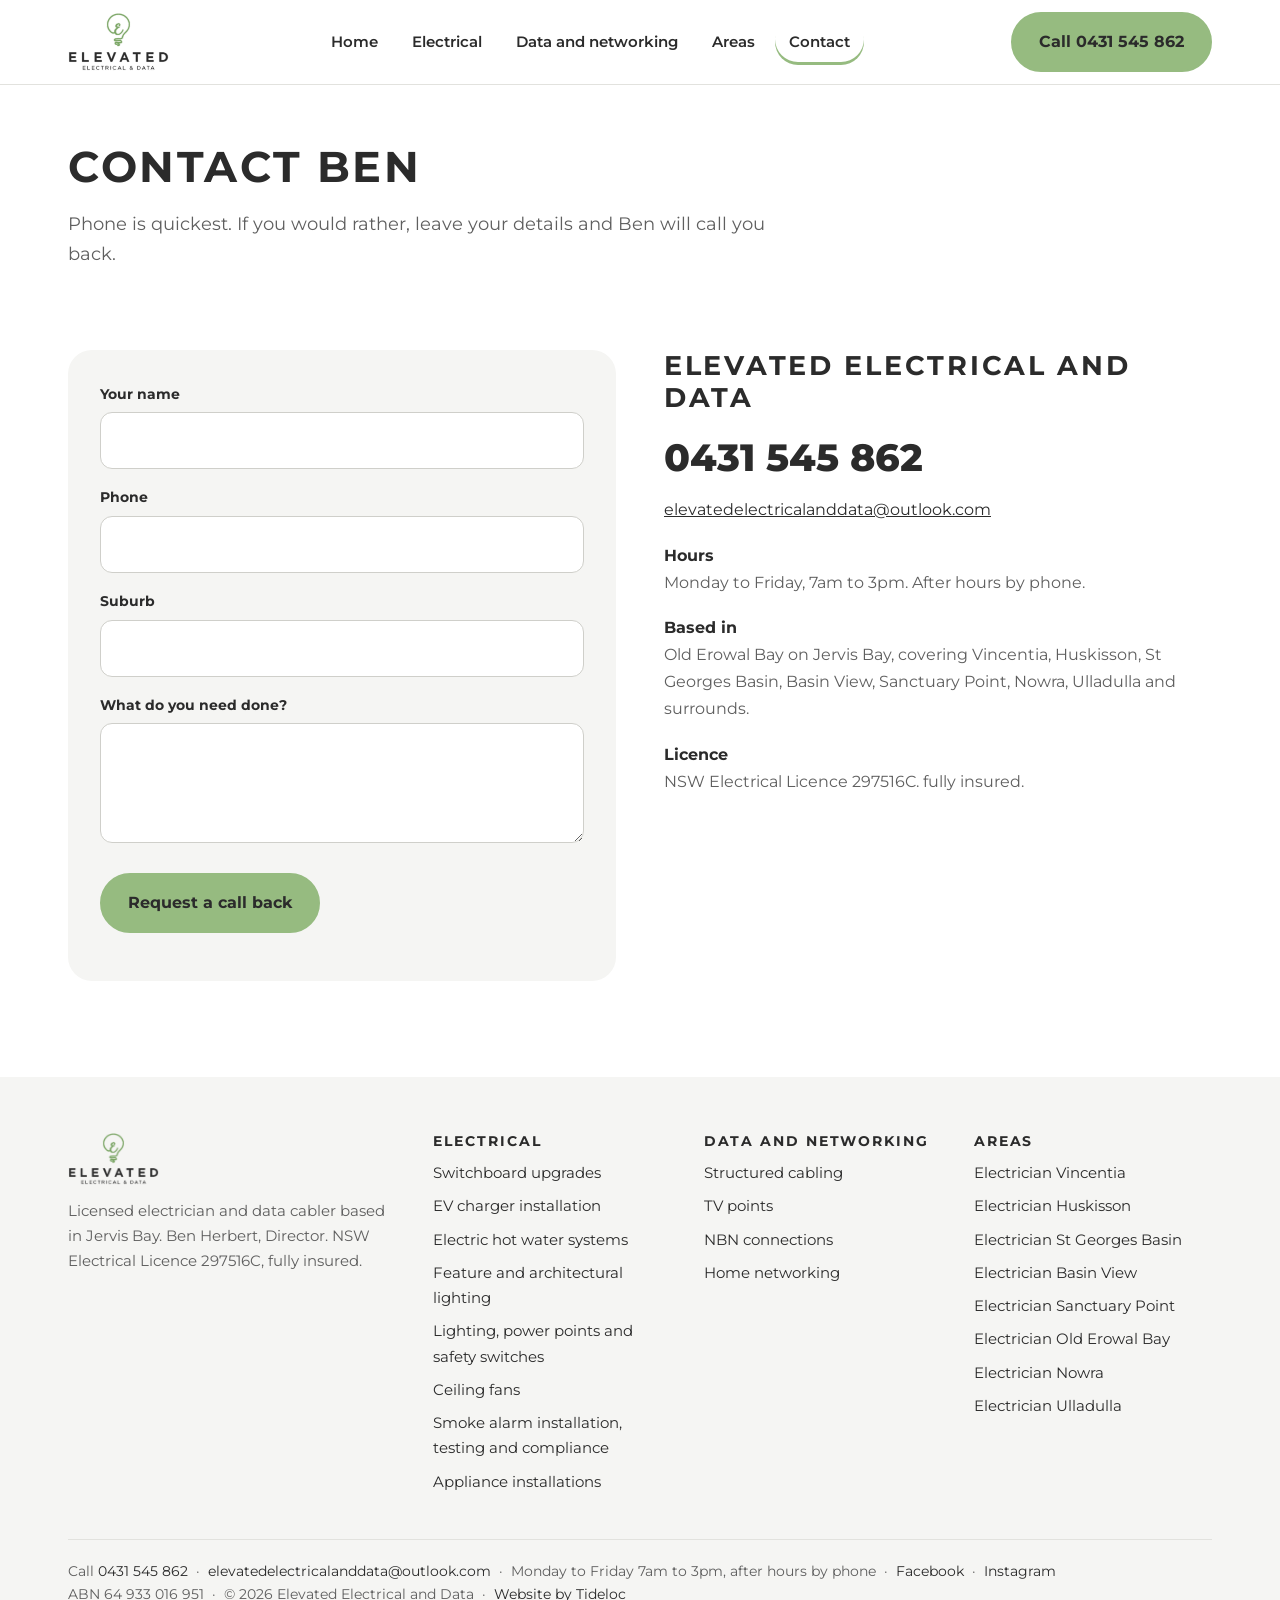
<file: contact.html>
<!DOCTYPE html><html lang="en-AU"><head><meta charset="utf-8"><meta name="viewport" content="width=device-width, initial-scale=1">
<title>Contact Ben, electrician in Jervis Bay | Elevated Electrical and Data</title><meta name="description" content="Call Ben on 0431 545 862, weekdays 7am to 3pm and after hours, or request a call back.">
<link href="https://fonts.googleapis.com/css2?family=Montserrat:wght@400;500;600;700;800&display=swap" rel="stylesheet">
<link rel="stylesheet" href="site.css"><link rel="canonical" href="https://elevatedelectricalanddata.com.au/contact"><meta property="og:type" content="website"><meta property="og:url" content="https://elevatedelectricalanddata.com.au/contact"><meta property="og:title" content="Contact Ben, electrician in Jervis Bay | Elevated Electrical and Data"><meta property="og:description" content="Call Ben on 0431 545 862, weekdays 7am to 3pm and after hours, or request a call back."><meta property="og:image" content="https://elevatedelectricalanddata.com.au/assets/ai-ev.jpg"><meta property="og:locale" content="en_AU"><meta property="og:site_name" content="Elevated Electrical and Data"><meta property="og:image:width" content="1200"><meta property="og:image:height" content="896"><meta name="twitter:card" content="summary_large_image"><meta name="robots" content="index,follow"><link rel="icon" href="/favicon-32.png" sizes="32x32" type="image/png"><link rel="icon" href="/favicon.png" sizes="256x256" type="image/png"><link rel="apple-touch-icon" href="/apple-touch-icon.png"><script defer src="https://crm.tideloc.com.au/tl-analytics.js" data-site="elevated-electrical-and-data"></script>
</head><body>
<header><div class="wrap">
  <a class="logo" href="/"><img src="assets/logo-light.png" alt="Elevated Electrical and Data" width="803" height="460"></a>
  <nav id="nav"><ul><li><a href="/">Home</a></li><li><a href="/electrical">Electrical</a><ul class='sub'><li><a href="/electrical#0">Switchboard upgrades</a></li><li><a href="/electrical#1">EV charger installation</a></li><li><a href="/electrical#2">Electric hot water systems</a></li><li><a href="/electrical#3">Feature and architectural lighting</a></li><li><a href="/electrical#4">Lighting, power points and safety switches</a></li><li><a href="/electrical#5">Ceiling fans</a></li><li><a href="/electrical#6">Smoke alarm installation, testing and compliance</a></li><li><a href="/electrical#7">Appliance installations</a></li></ul></li><li><a href="/data">Data and networking</a><ul class='sub'><li><a href="/data#0">Structured cabling</a></li><li><a href="/data#1">TV points</a></li><li><a href="/data#2">NBN connections</a></li><li><a href="/data#3">Home networking</a></li></ul></li><li><a href="/areas">Areas</a><ul class='sub'><li><a href="/vincentia-area">Vincentia</a></li><li><a href="/huskisson-area">Huskisson</a></li><li><a href="/st-georges-basin-area">St Georges Basin</a></li><li><a href="/basin-view-area">Basin View</a></li><li><a href="/sanctuary-point-area">Sanctuary Point</a></li><li><a href="/old-erowal-bay-area">Old Erowal Bay</a></li><li><a href="/nowra-area">Nowra</a></li><li><a href="/ulladulla-area">Ulladulla</a></li></ul></li><li><a href="/contact" aria-current="page">Contact</a></li></ul></nav>
  <a class="pill green call" href="tel:+61431545862">Call 0431 545 862</a>
  <button class="burger" id="burger" aria-label="Menu" aria-expanded="false">&#9776;</button>
</div></header>

<section class="pagehead"><div class="wrap"><h1>Contact Ben</h1><p>Phone is quickest. If you would rather, leave your details and Ben will call you back.</p></div></section>
<section><div class="wrap two">
  <form id="cf" action="https://portal.tideloc.com.au/api/portal/site/elevated-electrical-and-data/enquiry" method="post" novalidate>
    <label for="n">Your name</label><input id="n" name="name" required autocomplete="name">
    <label for="p">Phone</label><input id="p" name="phone" type="tel" required autocomplete="tel">
    <label for="s">Suburb</label><input id="s" name="suburb" autocomplete="address-level2">
    <label for="j">What do you need done?</label><textarea id="j" name="job"></textarea>
    <input type="text" name="website" tabindex="-1" autocomplete="off" aria-hidden="true" style="position:absolute;left:-9999px;height:0;width:0;opacity:0">
    <button class="pill green" type="submit">Request a call back</button>
    <p class="fine" id="cf-msg" role="status" aria-live="polite" style="margin-top:12px"></p>
  </form>
<script>(function(){var f=document.getElementById("cf"),m=document.getElementById("cf-msg");if(!f)return;f.addEventListener("submit",function(e){e.preventDefault();var b=f.querySelector("button[type=submit]");var n=f.querySelector("[name=name]"),p=f.querySelector("[name=phone]");if(!n.value.trim()||!p.value.trim()){m.textContent="Add your name and phone number so Ben can call you back.";return}var d={};new FormData(f).forEach(function(v,k){d[k]=v});d.page=location.href;b.disabled=true;b.textContent="Sending\u2026";m.textContent="";fetch(f.action,{method:"POST",headers:{"Content-Type":"application/json"},body:JSON.stringify(d)}).then(function(r){if(!r.ok)throw new Error("send");b.textContent="Thanks, Ben will call you back.";m.textContent="Your details are on their way to Ben.";f.querySelectorAll("input,textarea").forEach(function(i){i.disabled=true})}).catch(function(){b.disabled=false;b.textContent="Request a call back";m.textContent="That didn\u2019t send. Please call Ben on 0431 545 862."})})})();</script>
  <div class="contactcard">
    <h2>Elevated Electrical and Data</h2>
    <a class="big" href="tel:+61431545862">0431 545 862</a>
    <a href="mailto:elevatedelectricalanddata@outlook.com">elevatedelectricalanddata@outlook.com</a>
    <dl>
      <dt>Hours</dt><dd>Monday to Friday, 7am to 3pm. After hours by phone.</dd>
      <dt>Based in</dt><dd>Old Erowal Bay on Jervis Bay, covering Vincentia, Huskisson, St Georges Basin, Basin View, Sanctuary Point, Nowra, Ulladulla and surrounds.</dd>
      <dt>Licence</dt><dd>NSW Electrical Licence 297516C. fully insured.</dd>
    </dl>
  </div>
</div></section>
<footer><div class="wrap">
  <div class="cols">
    <div><img src="assets/logo-light.png" alt="" width="803" height="460"><p class="muted">Licensed electrician and data cabler based in Jervis Bay. Ben Herbert, Director. NSW Electrical Licence 297516C, fully insured.</p></div>
    <div><h3>Electrical</h3><ul><li><a href="/electrical#0">Switchboard upgrades</a></li><li><a href="/electrical#1">EV charger installation</a></li><li><a href="/electrical#2">Electric hot water systems</a></li><li><a href="/electrical#3">Feature and architectural lighting</a></li><li><a href="/electrical#4">Lighting, power points and safety switches</a></li><li><a href="/electrical#5">Ceiling fans</a></li><li><a href="/electrical#6">Smoke alarm installation, testing and compliance</a></li><li><a href="/electrical#7">Appliance installations</a></li></ul></div>
    <div><h3>Data and networking</h3><ul><li><a href="/data#0">Structured cabling</a></li><li><a href="/data#1">TV points</a></li><li><a href="/data#2">NBN connections</a></li><li><a href="/data#3">Home networking</a></li></ul></div>
    <div><h3>Areas</h3><ul><li><a href="/vincentia-area">Electrician Vincentia</a></li><li><a href="/huskisson-area">Electrician Huskisson</a></li><li><a href="/st-georges-basin-area">Electrician St Georges Basin</a></li><li><a href="/basin-view-area">Electrician Basin View</a></li><li><a href="/sanctuary-point-area">Electrician Sanctuary Point</a></li><li><a href="/old-erowal-bay-area">Electrician Old Erowal Bay</a></li><li><a href="/nowra-area">Electrician Nowra</a></li><li><a href="/ulladulla-area">Electrician Ulladulla</a></li></ul></div>
  </div>
  <div class="fine">Call <a href="tel:+61431545862">0431 545 862</a> &nbsp;&middot;&nbsp; <a href="mailto:elevatedelectricalanddata@outlook.com">elevatedelectricalanddata@outlook.com</a> &nbsp;&middot;&nbsp; Monday to Friday 7am to 3pm, after hours by phone &nbsp;&middot;&nbsp; <a href="https://www.facebook.com/share/1EVHX6Z7j3/">Facebook</a> &nbsp;&middot;&nbsp; <a href="https://www.instagram.com/elevated.electrical.data">Instagram</a><br>ABN 64 933 016 951 &nbsp;&middot;&nbsp; &copy; 2026 Elevated Electrical and Data &nbsp;&middot;&nbsp; <a href="https://tideloc.com.au" rel="noopener">Website by Tideloc</a></div>
</div></footer>
<div class="callbar"><a class="pill green" href="tel:+61431545862">Call 0431 545 862</a></div>
<script>(function(){var b=document.getElementById('burger'),n=document.getElementById('nav');b.addEventListener('click',function(e){e.stopPropagation();var o=n.classList.toggle('open');b.setAttribute('aria-expanded',o);});document.addEventListener('click',function(e){if(n.classList.contains('open')&&!n.contains(e.target))n.classList.remove('open');});})();</script>
<script defer src="https://portal.tideloc.com.au/tl-work.js"></script>
<script type="application/ld+json">{"@context": "https://schema.org", "@type": "Electrician", "name": "Elevated Electrical and Data", "@id": "https://elevatedelectricalanddata.com.au/#business", "url": "https://elevatedelectricalanddata.com.au/", "description": "Licensed electrician and data cabler based in Jervis Bay, covering the Shoalhaven. Switchboard upgrades, EV chargers, electric hot water, lighting, TV points, NBN and home networking.", "logo": "https://elevatedelectricalanddata.com.au/assets/logo-light.png", "image": "https://elevatedelectricalanddata.com.au/assets/ai-ev.jpg", "telephone": "+61431545862", "email": "elevatedelectricalanddata@outlook.com", "address": {"@type": "PostalAddress", "addressLocality": "Old Erowal Bay", "addressRegion": "NSW", "addressCountry": "AU"}, "areaServed": [{"@type": "Place", "name": "Vincentia NSW"}, {"@type": "Place", "name": "Huskisson NSW"}, {"@type": "Place", "name": "St Georges Basin NSW"}, {"@type": "Place", "name": "Basin View NSW"}, {"@type": "Place", "name": "Sanctuary Point NSW"}, {"@type": "Place", "name": "Old Erowal Bay NSW"}, {"@type": "Place", "name": "Nowra NSW"}, {"@type": "Place", "name": "Ulladulla NSW"}, {"@type": "Place", "name": "Jervis Bay NSW"}], "openingHoursSpecification": [{"@type": "OpeningHoursSpecification", "dayOfWeek": ["Monday", "Tuesday", "Wednesday", "Thursday", "Friday"], "opens": "07:00", "closes": "15:00"}], "sameAs": ["https://www.facebook.com/share/1EVHX6Z7j3/", "https://www.instagram.com/elevated.electrical.data"], "founder": {"@type": "Person", "name": "Ben Herbert"}, "identifier": [{"@type": "PropertyValue", "name": "NSW Electrical Licence", "value": "297516C"}, {"@type": "PropertyValue", "name": "ABN", "value": "64933016951"}]}</script>
<script type="application/ld+json">{"@context": "https://schema.org", "@type": "BreadcrumbList", "itemListElement": [{"@type": "ListItem", "position": 1, "name": "Home", "item": "https://elevatedelectricalanddata.com.au/"}, {"@type": "ListItem", "position": 2, "name": "Contact", "item": "https://elevatedelectricalanddata.com.au/contact"}]}</script>
</body></html>
</file>
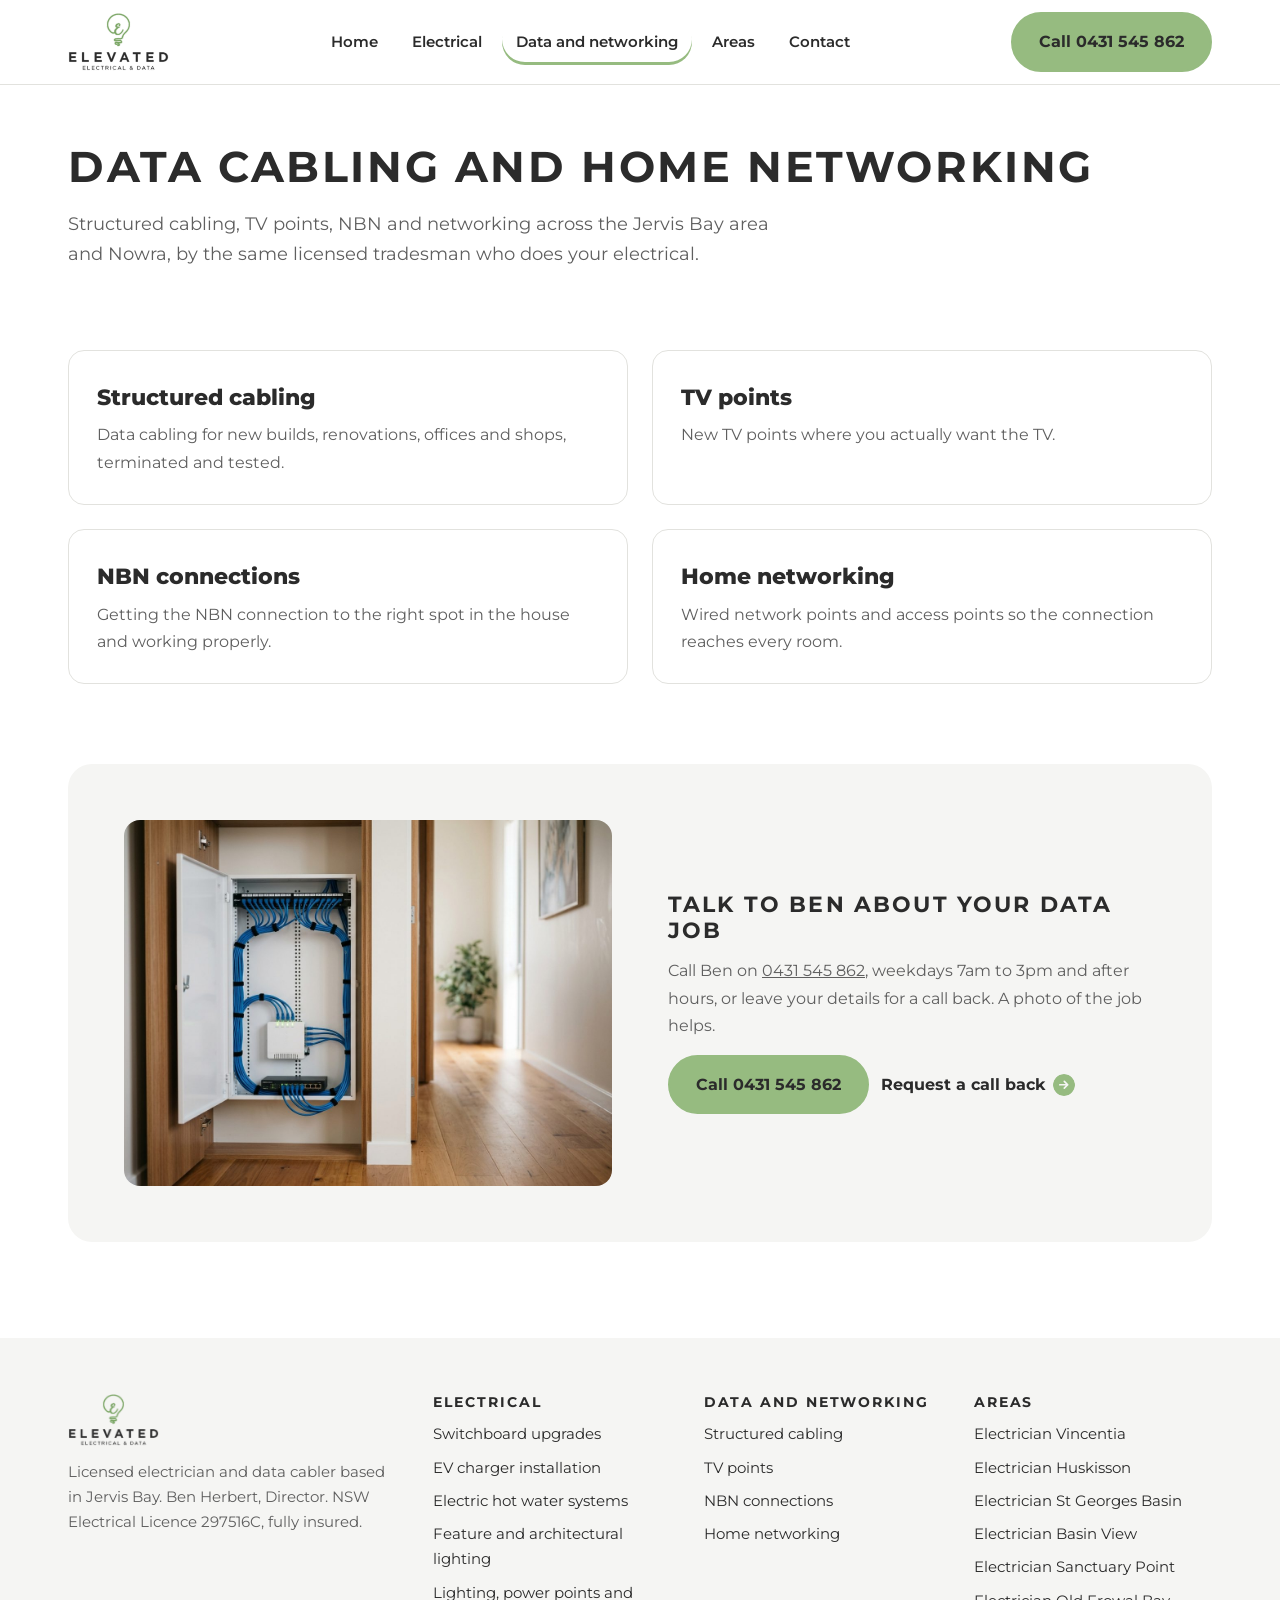
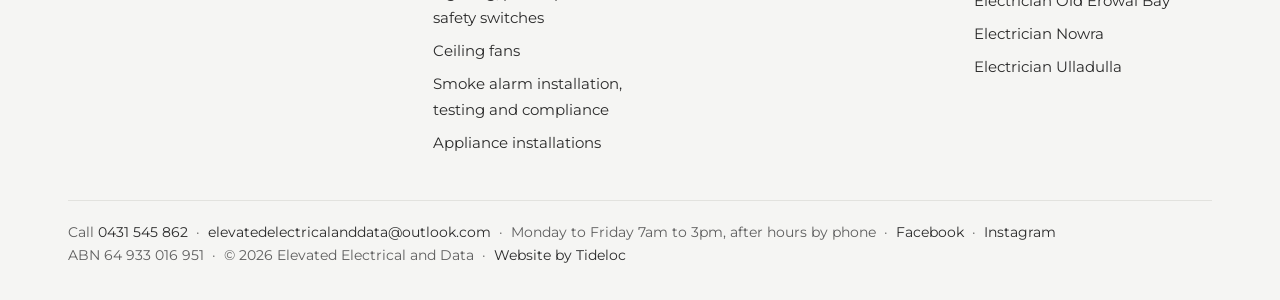
<file: data.html>
<!DOCTYPE html><html lang="en-AU"><head><meta charset="utf-8"><meta name="viewport" content="width=device-width, initial-scale=1">
<title>Data cabling, NBN and home networking, Jervis Bay to Nowra | Elevated Electrical and Data</title><meta name="description" content="Structured cabling, TV points, NBN connections and home networking across the Jervis Bay area and Nowra, by a licensed electrician.">
<link href="https://fonts.googleapis.com/css2?family=Montserrat:wght@400;500;600;700;800&display=swap" rel="stylesheet">
<link rel="stylesheet" href="site.css"><link rel="canonical" href="https://elevatedelectricalanddata.com.au/data"><meta property="og:type" content="website"><meta property="og:url" content="https://elevatedelectricalanddata.com.au/data"><meta property="og:title" content="Data cabling, NBN and home networking, Jervis Bay to Nowra | Elevated Electrical and Data"><meta property="og:description" content="Structured cabling, TV points, NBN connections and home networking across the Jervis Bay area and Nowra, by a licensed electrician."><meta property="og:image" content="https://elevatedelectricalanddata.com.au/assets/ai-ev.jpg"><meta property="og:locale" content="en_AU"><meta property="og:site_name" content="Elevated Electrical and Data"><meta property="og:image:width" content="1200"><meta property="og:image:height" content="896"><meta name="twitter:card" content="summary_large_image"><meta name="robots" content="index,follow"><link rel="icon" href="/favicon-32.png" sizes="32x32" type="image/png"><link rel="icon" href="/favicon.png" sizes="256x256" type="image/png"><link rel="apple-touch-icon" href="/apple-touch-icon.png"><script defer src="https://crm.tideloc.com.au/tl-analytics.js" data-site="elevated-electrical-and-data"></script>
</head><body>
<header><div class="wrap">
  <a class="logo" href="/"><img src="assets/logo-light.png" alt="Elevated Electrical and Data" width="803" height="460"></a>
  <nav id="nav"><ul><li><a href="/">Home</a></li><li><a href="/electrical">Electrical</a><ul class='sub'><li><a href="/electrical#0">Switchboard upgrades</a></li><li><a href="/electrical#1">EV charger installation</a></li><li><a href="/electrical#2">Electric hot water systems</a></li><li><a href="/electrical#3">Feature and architectural lighting</a></li><li><a href="/electrical#4">Lighting, power points and safety switches</a></li><li><a href="/electrical#5">Ceiling fans</a></li><li><a href="/electrical#6">Smoke alarm installation, testing and compliance</a></li><li><a href="/electrical#7">Appliance installations</a></li></ul></li><li><a href="/data" aria-current="page">Data and networking</a><ul class='sub'><li><a href="/data#0">Structured cabling</a></li><li><a href="/data#1">TV points</a></li><li><a href="/data#2">NBN connections</a></li><li><a href="/data#3">Home networking</a></li></ul></li><li><a href="/areas">Areas</a><ul class='sub'><li><a href="/vincentia-area">Vincentia</a></li><li><a href="/huskisson-area">Huskisson</a></li><li><a href="/st-georges-basin-area">St Georges Basin</a></li><li><a href="/basin-view-area">Basin View</a></li><li><a href="/sanctuary-point-area">Sanctuary Point</a></li><li><a href="/old-erowal-bay-area">Old Erowal Bay</a></li><li><a href="/nowra-area">Nowra</a></li><li><a href="/ulladulla-area">Ulladulla</a></li></ul></li><li><a href="/contact">Contact</a></li></ul></nav>
  <a class="pill green call" href="tel:+61431545862">Call 0431 545 862</a>
  <button class="burger" id="burger" aria-label="Menu" aria-expanded="false">&#9776;</button>
</div></header>

<section class="pagehead"><div class="wrap"><h1>Data cabling and home networking</h1><p>Structured cabling, TV points, NBN and networking across the Jervis Bay area and Nowra, by the same licensed tradesman who does your electrical.</p></div></section>
<section><div class="wrap"><div class="facts" style="grid-template-columns:repeat(2,1fr);margin-top:0"><div class="fact" id="0"><b>Structured cabling</b><span>Data cabling for new builds, renovations, offices and shops, terminated and tested.</span></div><div class="fact" id="1"><b>TV points</b><span>New TV points where you actually want the TV.</span></div><div class="fact" id="2"><b>NBN connections</b><span>Getting the NBN connection to the right spot in the house and working properly.</span></div><div class="fact" id="3"><b>Home networking</b><span>Wired network points and access points so the connection reaches every room.</span></div></div></div></section>
<section style="padding-top:0"><div class="wrap"><div class="band"><div class="media"><img src="assets/ai-data.jpg" alt="" width="1200" height="896" loading="lazy" decoding="async"></div><div><h2>Talk to Ben about your data job</h2><p>Call Ben on <a href="tel:+61431545862">0431 545 862</a>, weekdays 7am to 3pm and after hours, or leave your details for a call back. A photo of the job helps.</p><a class="pill green" href="tel:+61431545862">Call 0431 545 862</a> &nbsp; <a class="arrow" href="/contact">Request a call back</a></div></div></div></section>
<footer><div class="wrap">
  <div class="cols">
    <div><img src="assets/logo-light.png" alt="" width="803" height="460"><p class="muted">Licensed electrician and data cabler based in Jervis Bay. Ben Herbert, Director. NSW Electrical Licence 297516C, fully insured.</p></div>
    <div><h3>Electrical</h3><ul><li><a href="/electrical#0">Switchboard upgrades</a></li><li><a href="/electrical#1">EV charger installation</a></li><li><a href="/electrical#2">Electric hot water systems</a></li><li><a href="/electrical#3">Feature and architectural lighting</a></li><li><a href="/electrical#4">Lighting, power points and safety switches</a></li><li><a href="/electrical#5">Ceiling fans</a></li><li><a href="/electrical#6">Smoke alarm installation, testing and compliance</a></li><li><a href="/electrical#7">Appliance installations</a></li></ul></div>
    <div><h3>Data and networking</h3><ul><li><a href="/data#0">Structured cabling</a></li><li><a href="/data#1">TV points</a></li><li><a href="/data#2">NBN connections</a></li><li><a href="/data#3">Home networking</a></li></ul></div>
    <div><h3>Areas</h3><ul><li><a href="/vincentia-area">Electrician Vincentia</a></li><li><a href="/huskisson-area">Electrician Huskisson</a></li><li><a href="/st-georges-basin-area">Electrician St Georges Basin</a></li><li><a href="/basin-view-area">Electrician Basin View</a></li><li><a href="/sanctuary-point-area">Electrician Sanctuary Point</a></li><li><a href="/old-erowal-bay-area">Electrician Old Erowal Bay</a></li><li><a href="/nowra-area">Electrician Nowra</a></li><li><a href="/ulladulla-area">Electrician Ulladulla</a></li></ul></div>
  </div>
  <div class="fine">Call <a href="tel:+61431545862">0431 545 862</a> &nbsp;&middot;&nbsp; <a href="mailto:elevatedelectricalanddata@outlook.com">elevatedelectricalanddata@outlook.com</a> &nbsp;&middot;&nbsp; Monday to Friday 7am to 3pm, after hours by phone &nbsp;&middot;&nbsp; <a href="https://www.facebook.com/share/1EVHX6Z7j3/">Facebook</a> &nbsp;&middot;&nbsp; <a href="https://www.instagram.com/elevated.electrical.data">Instagram</a><br>ABN 64 933 016 951 &nbsp;&middot;&nbsp; &copy; 2026 Elevated Electrical and Data &nbsp;&middot;&nbsp; <a href="https://tideloc.com.au" rel="noopener">Website by Tideloc</a></div>
</div></footer>
<div class="callbar"><a class="pill green" href="tel:+61431545862">Call 0431 545 862</a></div>
<script>(function(){var b=document.getElementById('burger'),n=document.getElementById('nav');b.addEventListener('click',function(e){e.stopPropagation();var o=n.classList.toggle('open');b.setAttribute('aria-expanded',o);});document.addEventListener('click',function(e){if(n.classList.contains('open')&&!n.contains(e.target))n.classList.remove('open');});})();</script>
<script defer src="https://portal.tideloc.com.au/tl-work.js"></script>
<script type="application/ld+json">{"@context": "https://schema.org", "@type": "Electrician", "name": "Elevated Electrical and Data", "@id": "https://elevatedelectricalanddata.com.au/#business", "url": "https://elevatedelectricalanddata.com.au/", "description": "Licensed electrician and data cabler based in Jervis Bay, covering the Shoalhaven. Switchboard upgrades, EV chargers, electric hot water, lighting, TV points, NBN and home networking.", "logo": "https://elevatedelectricalanddata.com.au/assets/logo-light.png", "image": "https://elevatedelectricalanddata.com.au/assets/ai-ev.jpg", "telephone": "+61431545862", "email": "elevatedelectricalanddata@outlook.com", "address": {"@type": "PostalAddress", "addressLocality": "Old Erowal Bay", "addressRegion": "NSW", "addressCountry": "AU"}, "areaServed": [{"@type": "Place", "name": "Vincentia NSW"}, {"@type": "Place", "name": "Huskisson NSW"}, {"@type": "Place", "name": "St Georges Basin NSW"}, {"@type": "Place", "name": "Basin View NSW"}, {"@type": "Place", "name": "Sanctuary Point NSW"}, {"@type": "Place", "name": "Old Erowal Bay NSW"}, {"@type": "Place", "name": "Nowra NSW"}, {"@type": "Place", "name": "Ulladulla NSW"}, {"@type": "Place", "name": "Jervis Bay NSW"}], "openingHoursSpecification": [{"@type": "OpeningHoursSpecification", "dayOfWeek": ["Monday", "Tuesday", "Wednesday", "Thursday", "Friday"], "opens": "07:00", "closes": "15:00"}], "sameAs": ["https://www.facebook.com/share/1EVHX6Z7j3/", "https://www.instagram.com/elevated.electrical.data"], "founder": {"@type": "Person", "name": "Ben Herbert"}, "identifier": [{"@type": "PropertyValue", "name": "NSW Electrical Licence", "value": "297516C"}, {"@type": "PropertyValue", "name": "ABN", "value": "64933016951"}]}</script>
<script type="application/ld+json">{"@context": "https://schema.org", "@type": "BreadcrumbList", "itemListElement": [{"@type": "ListItem", "position": 1, "name": "Home", "item": "https://elevatedelectricalanddata.com.au/"}, {"@type": "ListItem", "position": 2, "name": "Data and networking", "item": "https://elevatedelectricalanddata.com.au/data"}]}</script>
</body></html>
</file>
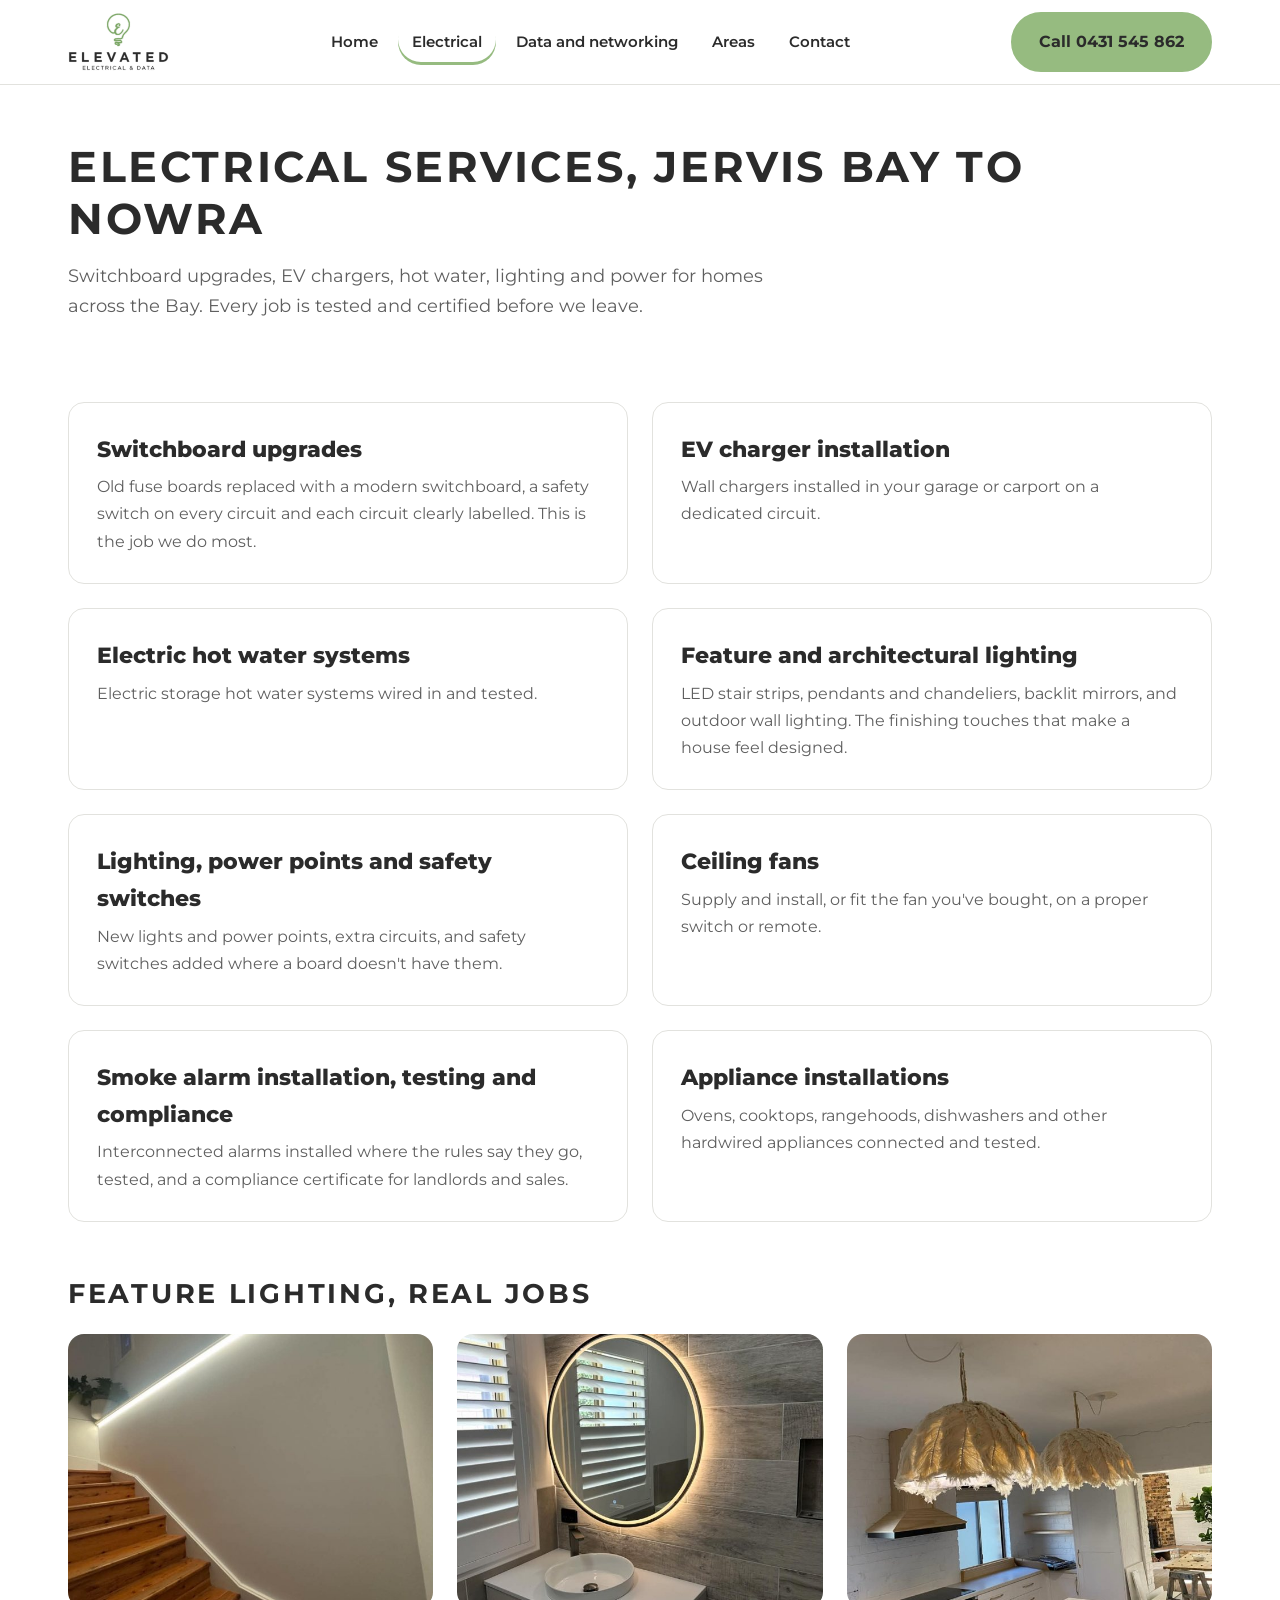
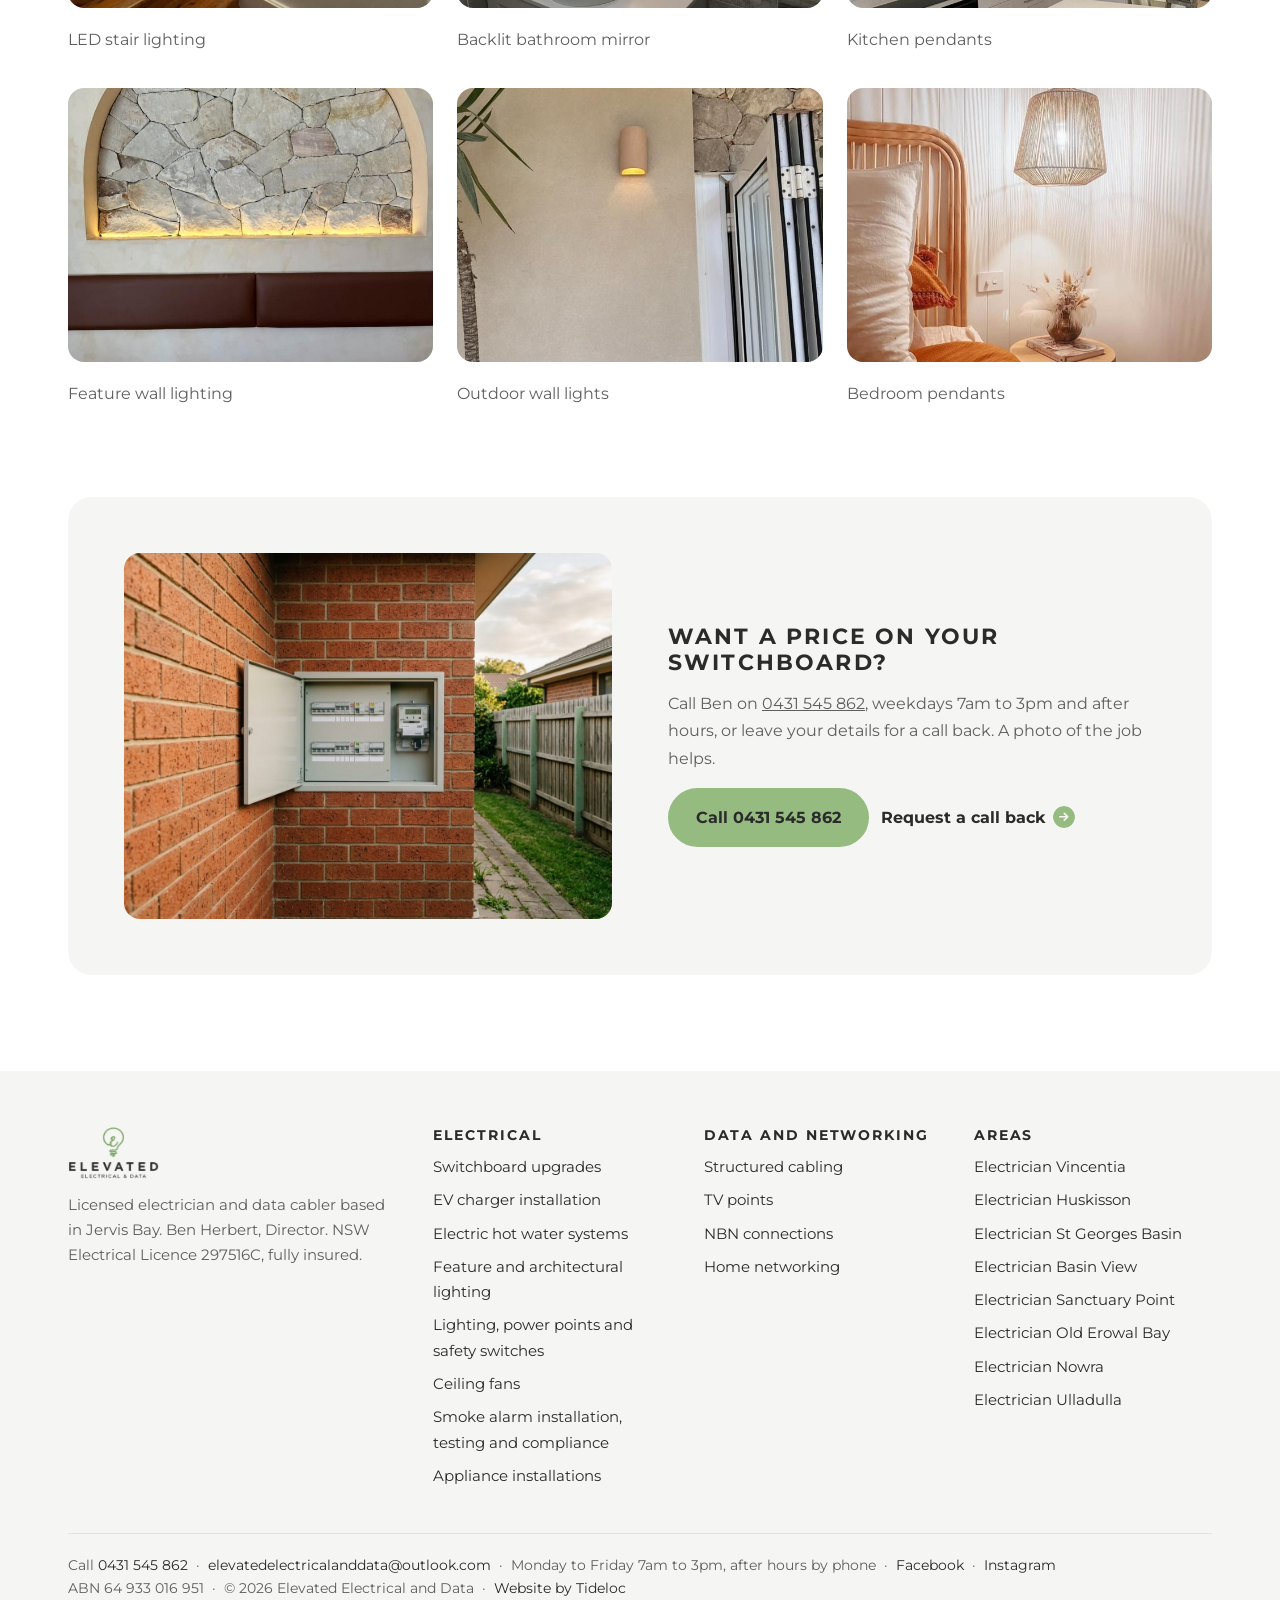
<file: electrical.html>
<!DOCTYPE html><html lang="en-AU"><head><meta charset="utf-8"><meta name="viewport" content="width=device-width, initial-scale=1">
<title>Switchboard upgrades, EV chargers and electrical services, Jervis Bay to Nowra | Elevated Electrical and Data</title><meta name="description" content="Switchboard upgrades, EV charger installation, electric hot water, lighting and power for homes from Jervis Bay to Nowra. Licensed NSW electrician, fully insured.">
<link href="https://fonts.googleapis.com/css2?family=Montserrat:wght@400;500;600;700;800&display=swap" rel="stylesheet">
<link rel="stylesheet" href="site.css"><link rel="canonical" href="https://elevatedelectricalanddata.com.au/electrical"><meta property="og:type" content="website"><meta property="og:url" content="https://elevatedelectricalanddata.com.au/electrical"><meta property="og:title" content="Switchboard upgrades, EV chargers and electrical services, Jervis Bay to Nowra | Elevated Electrical and Data"><meta property="og:description" content="Switchboard upgrades, EV charger installation, electric hot water, lighting and power for homes from Jervis Bay to Nowra. Licensed NSW electrician, fully insured."><meta property="og:image" content="https://elevatedelectricalanddata.com.au/assets/ai-ev.jpg"><meta property="og:locale" content="en_AU"><meta property="og:site_name" content="Elevated Electrical and Data"><meta property="og:image:width" content="1200"><meta property="og:image:height" content="896"><meta name="twitter:card" content="summary_large_image"><meta name="robots" content="index,follow"><link rel="icon" href="/favicon-32.png" sizes="32x32" type="image/png"><link rel="icon" href="/favicon.png" sizes="256x256" type="image/png"><link rel="apple-touch-icon" href="/apple-touch-icon.png"><script defer src="https://crm.tideloc.com.au/tl-analytics.js" data-site="elevated-electrical-and-data"></script>
</head><body>
<header><div class="wrap">
  <a class="logo" href="/"><img src="assets/logo-light.png" alt="Elevated Electrical and Data" width="803" height="460"></a>
  <nav id="nav"><ul><li><a href="/">Home</a></li><li><a href="/electrical" aria-current="page">Electrical</a><ul class='sub'><li><a href="/electrical#0">Switchboard upgrades</a></li><li><a href="/electrical#1">EV charger installation</a></li><li><a href="/electrical#2">Electric hot water systems</a></li><li><a href="/electrical#3">Feature and architectural lighting</a></li><li><a href="/electrical#4">Lighting, power points and safety switches</a></li><li><a href="/electrical#5">Ceiling fans</a></li><li><a href="/electrical#6">Smoke alarm installation, testing and compliance</a></li><li><a href="/electrical#7">Appliance installations</a></li></ul></li><li><a href="/data">Data and networking</a><ul class='sub'><li><a href="/data#0">Structured cabling</a></li><li><a href="/data#1">TV points</a></li><li><a href="/data#2">NBN connections</a></li><li><a href="/data#3">Home networking</a></li></ul></li><li><a href="/areas">Areas</a><ul class='sub'><li><a href="/vincentia-area">Vincentia</a></li><li><a href="/huskisson-area">Huskisson</a></li><li><a href="/st-georges-basin-area">St Georges Basin</a></li><li><a href="/basin-view-area">Basin View</a></li><li><a href="/sanctuary-point-area">Sanctuary Point</a></li><li><a href="/old-erowal-bay-area">Old Erowal Bay</a></li><li><a href="/nowra-area">Nowra</a></li><li><a href="/ulladulla-area">Ulladulla</a></li></ul></li><li><a href="/contact">Contact</a></li></ul></nav>
  <a class="pill green call" href="tel:+61431545862">Call 0431 545 862</a>
  <button class="burger" id="burger" aria-label="Menu" aria-expanded="false">&#9776;</button>
</div></header>

<section class="pagehead"><div class="wrap"><h1>Electrical services, Jervis Bay to Nowra</h1><p>Switchboard upgrades, EV chargers, hot water, lighting and power for homes across the Bay. Every job is tested and certified before we leave.</p></div></section>
<section><div class="wrap"><div class="facts" style="grid-template-columns:repeat(2,1fr);margin-top:0"><div class="fact" id="0"><b>Switchboard upgrades</b><span>Old fuse boards replaced with a modern switchboard, a safety switch on every circuit and each circuit clearly labelled. This is the job we do most.</span></div><div class="fact" id="1"><b>EV charger installation</b><span>Wall chargers installed in your garage or carport on a dedicated circuit.</span></div><div class="fact" id="2"><b>Electric hot water systems</b><span>Electric storage hot water systems wired in and tested.</span></div><div class="fact" id="3"><b>Feature and architectural lighting</b><span>LED stair strips, pendants and chandeliers, backlit mirrors, and outdoor wall lighting. The finishing touches that make a house feel designed.</span></div><div class="fact" id="4"><b>Lighting, power points and safety switches</b><span>New lights and power points, extra circuits, and safety switches added where a board doesn't have them.</span></div><div class="fact" id="5"><b>Ceiling fans</b><span>Supply and install, or fit the fan you've bought, on a proper switch or remote.</span></div><div class="fact" id="6"><b>Smoke alarm installation, testing and compliance</b><span>Interconnected alarms installed where the rules say they go, tested, and a compliance certificate for landlords and sales.</span></div><div class="fact" id="7"><b>Appliance installations</b><span>Ovens, cooktops, rangehoods, dishwashers and other hardwired appliances connected and tested.</span></div></div></div></section>
<section style="padding-top:0"><div class="wrap"><h2>Feature lighting, real jobs</h2>
  <div class="tiles" style="margin-top:24px">
    <a class="tile" href="/contact"><img src="assets/work/light-stair-led.jpg" alt="LED strip lighting on a timber staircase" width="644" height="1400" loading="lazy" decoding="async"><p>LED stair lighting</p></a>
    <a class="tile" href="/contact"><img src="assets/work/light-mirror-round.jpg" alt="Backlit round mirror in a renovated bathroom" width="644" height="1400" loading="lazy" decoding="async"><p>Backlit bathroom mirror</p></a>
    <a class="tile" href="/contact"><img src="assets/work/light-kitchen-pendants.jpg" alt="Pendant lights over a kitchen island" width="644" height="1400" loading="lazy" decoding="async"><p>Kitchen pendants</p></a>
  </div>
  <div class="tiles" style="margin-top:24px">
    <a class="tile" href="/contact"><img src="assets/work/light-stone-arch.jpg" alt="Lit stone feature wall with an arched niche" width="644" height="1400" loading="lazy" decoding="async"><p>Feature wall lighting</p></a>
    <a class="tile" href="/contact"><img src="assets/work/light-outdoor-wall.jpg" alt="Outdoor wall lights on a rendered wall" width="644" height="1400" loading="lazy" decoding="async"><p>Outdoor wall lights</p></a>
    <a class="tile" href="/contact"><img src="assets/work/light-bedroom-pendant.jpg" alt="Bedside pendant light" width="644" height="1400" loading="lazy" decoding="async"><p>Bedroom pendants</p></a>
  </div>
</div></section>
<section style="padding-top:0"><div class="wrap"><div class="band"><div class="media"><img src="assets/ai-switchboard.jpg" alt="" width="1200" height="896" loading="lazy" decoding="async"></div><div><h2>Want a price on your switchboard?</h2><p>Call Ben on <a href="tel:+61431545862">0431 545 862</a>, weekdays 7am to 3pm and after hours, or leave your details for a call back. A photo of the job helps.</p><a class="pill green" href="tel:+61431545862">Call 0431 545 862</a> &nbsp; <a class="arrow" href="/contact">Request a call back</a></div></div></div></section>
<footer><div class="wrap">
  <div class="cols">
    <div><img src="assets/logo-light.png" alt="" width="803" height="460"><p class="muted">Licensed electrician and data cabler based in Jervis Bay. Ben Herbert, Director. NSW Electrical Licence 297516C, fully insured.</p></div>
    <div><h3>Electrical</h3><ul><li><a href="/electrical#0">Switchboard upgrades</a></li><li><a href="/electrical#1">EV charger installation</a></li><li><a href="/electrical#2">Electric hot water systems</a></li><li><a href="/electrical#3">Feature and architectural lighting</a></li><li><a href="/electrical#4">Lighting, power points and safety switches</a></li><li><a href="/electrical#5">Ceiling fans</a></li><li><a href="/electrical#6">Smoke alarm installation, testing and compliance</a></li><li><a href="/electrical#7">Appliance installations</a></li></ul></div>
    <div><h3>Data and networking</h3><ul><li><a href="/data#0">Structured cabling</a></li><li><a href="/data#1">TV points</a></li><li><a href="/data#2">NBN connections</a></li><li><a href="/data#3">Home networking</a></li></ul></div>
    <div><h3>Areas</h3><ul><li><a href="/vincentia-area">Electrician Vincentia</a></li><li><a href="/huskisson-area">Electrician Huskisson</a></li><li><a href="/st-georges-basin-area">Electrician St Georges Basin</a></li><li><a href="/basin-view-area">Electrician Basin View</a></li><li><a href="/sanctuary-point-area">Electrician Sanctuary Point</a></li><li><a href="/old-erowal-bay-area">Electrician Old Erowal Bay</a></li><li><a href="/nowra-area">Electrician Nowra</a></li><li><a href="/ulladulla-area">Electrician Ulladulla</a></li></ul></div>
  </div>
  <div class="fine">Call <a href="tel:+61431545862">0431 545 862</a> &nbsp;&middot;&nbsp; <a href="mailto:elevatedelectricalanddata@outlook.com">elevatedelectricalanddata@outlook.com</a> &nbsp;&middot;&nbsp; Monday to Friday 7am to 3pm, after hours by phone &nbsp;&middot;&nbsp; <a href="https://www.facebook.com/share/1EVHX6Z7j3/">Facebook</a> &nbsp;&middot;&nbsp; <a href="https://www.instagram.com/elevated.electrical.data">Instagram</a><br>ABN 64 933 016 951 &nbsp;&middot;&nbsp; &copy; 2026 Elevated Electrical and Data &nbsp;&middot;&nbsp; <a href="https://tideloc.com.au" rel="noopener">Website by Tideloc</a></div>
</div></footer>
<div class="callbar"><a class="pill green" href="tel:+61431545862">Call 0431 545 862</a></div>
<script>(function(){var b=document.getElementById('burger'),n=document.getElementById('nav');b.addEventListener('click',function(e){e.stopPropagation();var o=n.classList.toggle('open');b.setAttribute('aria-expanded',o);});document.addEventListener('click',function(e){if(n.classList.contains('open')&&!n.contains(e.target))n.classList.remove('open');});})();</script>
<script defer src="https://portal.tideloc.com.au/tl-work.js"></script>
<script type="application/ld+json">{"@context": "https://schema.org", "@type": "Electrician", "name": "Elevated Electrical and Data", "@id": "https://elevatedelectricalanddata.com.au/#business", "url": "https://elevatedelectricalanddata.com.au/", "description": "Licensed electrician and data cabler based in Jervis Bay, covering the Shoalhaven. Switchboard upgrades, EV chargers, electric hot water, lighting, TV points, NBN and home networking.", "logo": "https://elevatedelectricalanddata.com.au/assets/logo-light.png", "image": "https://elevatedelectricalanddata.com.au/assets/ai-ev.jpg", "telephone": "+61431545862", "email": "elevatedelectricalanddata@outlook.com", "address": {"@type": "PostalAddress", "addressLocality": "Old Erowal Bay", "addressRegion": "NSW", "addressCountry": "AU"}, "areaServed": [{"@type": "Place", "name": "Vincentia NSW"}, {"@type": "Place", "name": "Huskisson NSW"}, {"@type": "Place", "name": "St Georges Basin NSW"}, {"@type": "Place", "name": "Basin View NSW"}, {"@type": "Place", "name": "Sanctuary Point NSW"}, {"@type": "Place", "name": "Old Erowal Bay NSW"}, {"@type": "Place", "name": "Nowra NSW"}, {"@type": "Place", "name": "Ulladulla NSW"}, {"@type": "Place", "name": "Jervis Bay NSW"}], "openingHoursSpecification": [{"@type": "OpeningHoursSpecification", "dayOfWeek": ["Monday", "Tuesday", "Wednesday", "Thursday", "Friday"], "opens": "07:00", "closes": "15:00"}], "sameAs": ["https://www.facebook.com/share/1EVHX6Z7j3/", "https://www.instagram.com/elevated.electrical.data"], "founder": {"@type": "Person", "name": "Ben Herbert"}, "identifier": [{"@type": "PropertyValue", "name": "NSW Electrical Licence", "value": "297516C"}, {"@type": "PropertyValue", "name": "ABN", "value": "64933016951"}]}</script>
<script type="application/ld+json">{"@context": "https://schema.org", "@type": "BreadcrumbList", "itemListElement": [{"@type": "ListItem", "position": 1, "name": "Home", "item": "https://elevatedelectricalanddata.com.au/"}, {"@type": "ListItem", "position": 2, "name": "Electrical", "item": "https://elevatedelectricalanddata.com.au/electrical"}]}</script>
</body></html>
</file>
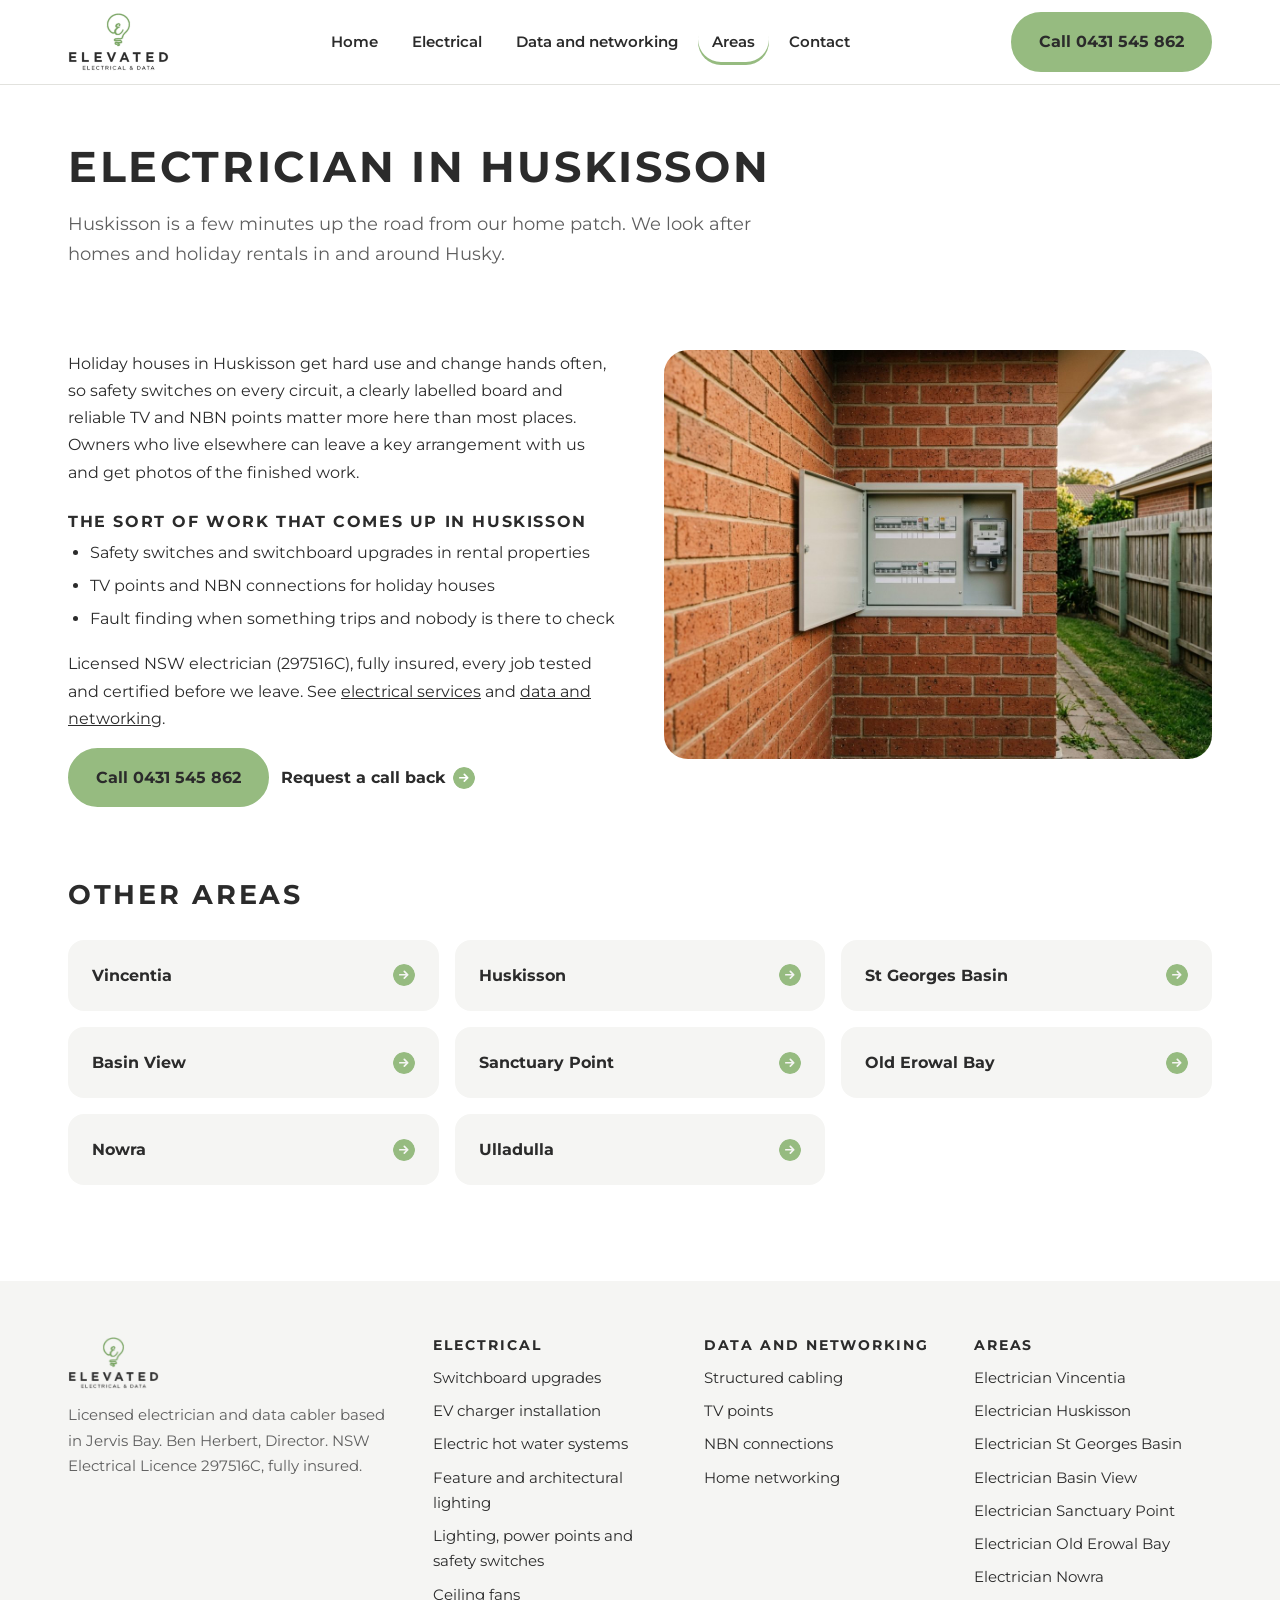
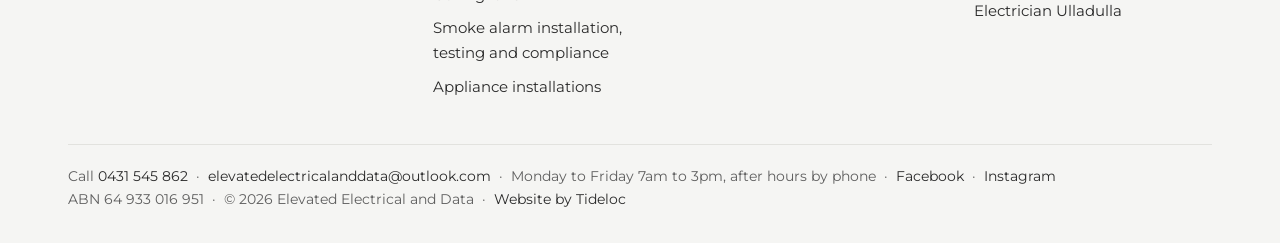
<file: huskisson-area.html>
<!DOCTYPE html><html lang="en-AU"><head><meta charset="utf-8"><meta name="viewport" content="width=device-width, initial-scale=1">
<title>Electrician Huskisson | Elevated Electrical and Data</title><meta name="description" content="Licensed electrician for Huskisson homes and holiday rentals. Switchboards, safety switches, TV and NBN points. Based a few minutes away at Old Erowal Bay.">
<link href="https://fonts.googleapis.com/css2?family=Montserrat:wght@400;500;600;700;800&display=swap" rel="stylesheet">
<link rel="stylesheet" href="site.css"><link rel="canonical" href="https://elevatedelectricalanddata.com.au/huskisson-area"><meta property="og:type" content="website"><meta property="og:url" content="https://elevatedelectricalanddata.com.au/huskisson-area"><meta property="og:title" content="Electrician Huskisson | Elevated Electrical and Data"><meta property="og:description" content="Licensed electrician for Huskisson homes and holiday rentals. Switchboards, safety switches, TV and NBN points. Based a few minutes away at Old Erowal Bay."><meta property="og:image" content="https://elevatedelectricalanddata.com.au/assets/ai-ev.jpg"><meta property="og:locale" content="en_AU"><meta property="og:site_name" content="Elevated Electrical and Data"><meta property="og:image:width" content="1200"><meta property="og:image:height" content="896"><meta name="twitter:card" content="summary_large_image"><meta name="robots" content="index,follow"><link rel="icon" href="/favicon-32.png" sizes="32x32" type="image/png"><link rel="icon" href="/favicon.png" sizes="256x256" type="image/png"><link rel="apple-touch-icon" href="/apple-touch-icon.png"><script defer src="https://crm.tideloc.com.au/tl-analytics.js" data-site="elevated-electrical-and-data"></script>
</head><body>
<header><div class="wrap">
  <a class="logo" href="/"><img src="assets/logo-light.png" alt="Elevated Electrical and Data" width="803" height="460"></a>
  <nav id="nav"><ul><li><a href="/">Home</a></li><li><a href="/electrical">Electrical</a><ul class='sub'><li><a href="/electrical#0">Switchboard upgrades</a></li><li><a href="/electrical#1">EV charger installation</a></li><li><a href="/electrical#2">Electric hot water systems</a></li><li><a href="/electrical#3">Feature and architectural lighting</a></li><li><a href="/electrical#4">Lighting, power points and safety switches</a></li><li><a href="/electrical#5">Ceiling fans</a></li><li><a href="/electrical#6">Smoke alarm installation, testing and compliance</a></li><li><a href="/electrical#7">Appliance installations</a></li></ul></li><li><a href="/data">Data and networking</a><ul class='sub'><li><a href="/data#0">Structured cabling</a></li><li><a href="/data#1">TV points</a></li><li><a href="/data#2">NBN connections</a></li><li><a href="/data#3">Home networking</a></li></ul></li><li><a href="/areas" aria-current="page">Areas</a><ul class='sub'><li><a href="/vincentia-area">Vincentia</a></li><li><a href="/huskisson-area">Huskisson</a></li><li><a href="/st-georges-basin-area">St Georges Basin</a></li><li><a href="/basin-view-area">Basin View</a></li><li><a href="/sanctuary-point-area">Sanctuary Point</a></li><li><a href="/old-erowal-bay-area">Old Erowal Bay</a></li><li><a href="/nowra-area">Nowra</a></li><li><a href="/ulladulla-area">Ulladulla</a></li></ul></li><li><a href="/contact">Contact</a></li></ul></nav>
  <a class="pill green call" href="tel:+61431545862">Call 0431 545 862</a>
  <button class="burger" id="burger" aria-label="Menu" aria-expanded="false">&#9776;</button>
</div></header>

<section class="pagehead"><div class="wrap"><h1>Electrician in Huskisson</h1><p>Huskisson is a few minutes up the road from our home patch. We look after homes and holiday rentals in and around Husky.</p></div></section>
<section><div class="wrap two">
  <div class="prose"><p>Holiday houses in Huskisson get hard use and change hands often, so safety switches on every circuit, a clearly labelled board and reliable TV and NBN points matter more here than most places. Owners who live elsewhere can leave a key arrangement with us and get photos of the finished work.</p><h3>The sort of work that comes up in Huskisson</h3><ul><li>Safety switches and switchboard upgrades in rental properties</li><li>TV points and NBN connections for holiday houses</li><li>Fault finding when something trips and nobody is there to check</li></ul>
  <p>Licensed NSW electrician (297516C), fully insured, every job tested and certified before we leave. See <a href="/electrical">electrical services</a> and <a href="/data">data and networking</a>.</p>
  <p><a class="pill green" href="tel:+61431545862">Call 0431 545 862</a> &nbsp; <a class="arrow" href="/contact">Request a call back</a></p></div>
  <img src="assets/ai-switchboard.jpg" alt="Upgraded switchboard in a meter box" style="border-radius:var(--r)" width="1200" height="896" loading="lazy" decoding="async">
</div></section>
<section style="padding-top:0"><div class="wrap"><h2>Other areas</h2><div class="areas"><a class="area" href="/vincentia-area">Vincentia <span class="arrow"></span></a><a class="area" href="/huskisson-area">Huskisson <span class="arrow"></span></a><a class="area" href="/st-georges-basin-area">St Georges Basin <span class="arrow"></span></a><a class="area" href="/basin-view-area">Basin View <span class="arrow"></span></a><a class="area" href="/sanctuary-point-area">Sanctuary Point <span class="arrow"></span></a><a class="area" href="/old-erowal-bay-area">Old Erowal Bay <span class="arrow"></span></a><a class="area" href="/nowra-area">Nowra <span class="arrow"></span></a><a class="area" href="/ulladulla-area">Ulladulla <span class="arrow"></span></a></div></div></section>
<footer><div class="wrap">
  <div class="cols">
    <div><img src="assets/logo-light.png" alt="" width="803" height="460"><p class="muted">Licensed electrician and data cabler based in Jervis Bay. Ben Herbert, Director. NSW Electrical Licence 297516C, fully insured.</p></div>
    <div><h3>Electrical</h3><ul><li><a href="/electrical#0">Switchboard upgrades</a></li><li><a href="/electrical#1">EV charger installation</a></li><li><a href="/electrical#2">Electric hot water systems</a></li><li><a href="/electrical#3">Feature and architectural lighting</a></li><li><a href="/electrical#4">Lighting, power points and safety switches</a></li><li><a href="/electrical#5">Ceiling fans</a></li><li><a href="/electrical#6">Smoke alarm installation, testing and compliance</a></li><li><a href="/electrical#7">Appliance installations</a></li></ul></div>
    <div><h3>Data and networking</h3><ul><li><a href="/data#0">Structured cabling</a></li><li><a href="/data#1">TV points</a></li><li><a href="/data#2">NBN connections</a></li><li><a href="/data#3">Home networking</a></li></ul></div>
    <div><h3>Areas</h3><ul><li><a href="/vincentia-area">Electrician Vincentia</a></li><li><a href="/huskisson-area">Electrician Huskisson</a></li><li><a href="/st-georges-basin-area">Electrician St Georges Basin</a></li><li><a href="/basin-view-area">Electrician Basin View</a></li><li><a href="/sanctuary-point-area">Electrician Sanctuary Point</a></li><li><a href="/old-erowal-bay-area">Electrician Old Erowal Bay</a></li><li><a href="/nowra-area">Electrician Nowra</a></li><li><a href="/ulladulla-area">Electrician Ulladulla</a></li></ul></div>
  </div>
  <div class="fine">Call <a href="tel:+61431545862">0431 545 862</a> &nbsp;&middot;&nbsp; <a href="mailto:elevatedelectricalanddata@outlook.com">elevatedelectricalanddata@outlook.com</a> &nbsp;&middot;&nbsp; Monday to Friday 7am to 3pm, after hours by phone &nbsp;&middot;&nbsp; <a href="https://www.facebook.com/share/1EVHX6Z7j3/">Facebook</a> &nbsp;&middot;&nbsp; <a href="https://www.instagram.com/elevated.electrical.data">Instagram</a><br>ABN 64 933 016 951 &nbsp;&middot;&nbsp; &copy; 2026 Elevated Electrical and Data &nbsp;&middot;&nbsp; <a href="https://tideloc.com.au" rel="noopener">Website by Tideloc</a></div>
</div></footer>
<div class="callbar"><a class="pill green" href="tel:+61431545862">Call 0431 545 862</a></div>
<script>(function(){var b=document.getElementById('burger'),n=document.getElementById('nav');b.addEventListener('click',function(e){e.stopPropagation();var o=n.classList.toggle('open');b.setAttribute('aria-expanded',o);});document.addEventListener('click',function(e){if(n.classList.contains('open')&&!n.contains(e.target))n.classList.remove('open');});})();</script>
<script defer src="https://portal.tideloc.com.au/tl-work.js"></script>
<script type="application/ld+json">{"@context": "https://schema.org", "@type": "Electrician", "name": "Elevated Electrical and Data", "@id": "https://elevatedelectricalanddata.com.au/#business", "url": "https://elevatedelectricalanddata.com.au/", "description": "Licensed electrician and data cabler based in Jervis Bay, covering the Shoalhaven. Switchboard upgrades, EV chargers, electric hot water, lighting, TV points, NBN and home networking.", "logo": "https://elevatedelectricalanddata.com.au/assets/logo-light.png", "image": "https://elevatedelectricalanddata.com.au/assets/ai-ev.jpg", "telephone": "+61431545862", "email": "elevatedelectricalanddata@outlook.com", "address": {"@type": "PostalAddress", "addressLocality": "Old Erowal Bay", "addressRegion": "NSW", "addressCountry": "AU"}, "areaServed": [{"@type": "Place", "name": "Vincentia NSW"}, {"@type": "Place", "name": "Huskisson NSW"}, {"@type": "Place", "name": "St Georges Basin NSW"}, {"@type": "Place", "name": "Basin View NSW"}, {"@type": "Place", "name": "Sanctuary Point NSW"}, {"@type": "Place", "name": "Old Erowal Bay NSW"}, {"@type": "Place", "name": "Nowra NSW"}, {"@type": "Place", "name": "Ulladulla NSW"}, {"@type": "Place", "name": "Jervis Bay NSW"}], "openingHoursSpecification": [{"@type": "OpeningHoursSpecification", "dayOfWeek": ["Monday", "Tuesday", "Wednesday", "Thursday", "Friday"], "opens": "07:00", "closes": "15:00"}], "sameAs": ["https://www.facebook.com/share/1EVHX6Z7j3/", "https://www.instagram.com/elevated.electrical.data"], "founder": {"@type": "Person", "name": "Ben Herbert"}, "identifier": [{"@type": "PropertyValue", "name": "NSW Electrical Licence", "value": "297516C"}, {"@type": "PropertyValue", "name": "ABN", "value": "64933016951"}]}</script>
<script type="application/ld+json">{"@context": "https://schema.org", "@type": "BreadcrumbList", "itemListElement": [{"@type": "ListItem", "position": 1, "name": "Home", "item": "https://elevatedelectricalanddata.com.au/"}, {"@type": "ListItem", "position": 2, "name": "Areas", "item": "https://elevatedelectricalanddata.com.au/areas"}, {"@type": "ListItem", "position": 3, "name": "Huskisson", "item": "https://elevatedelectricalanddata.com.au/huskisson-area"}]}</script>
</body></html>
</file>
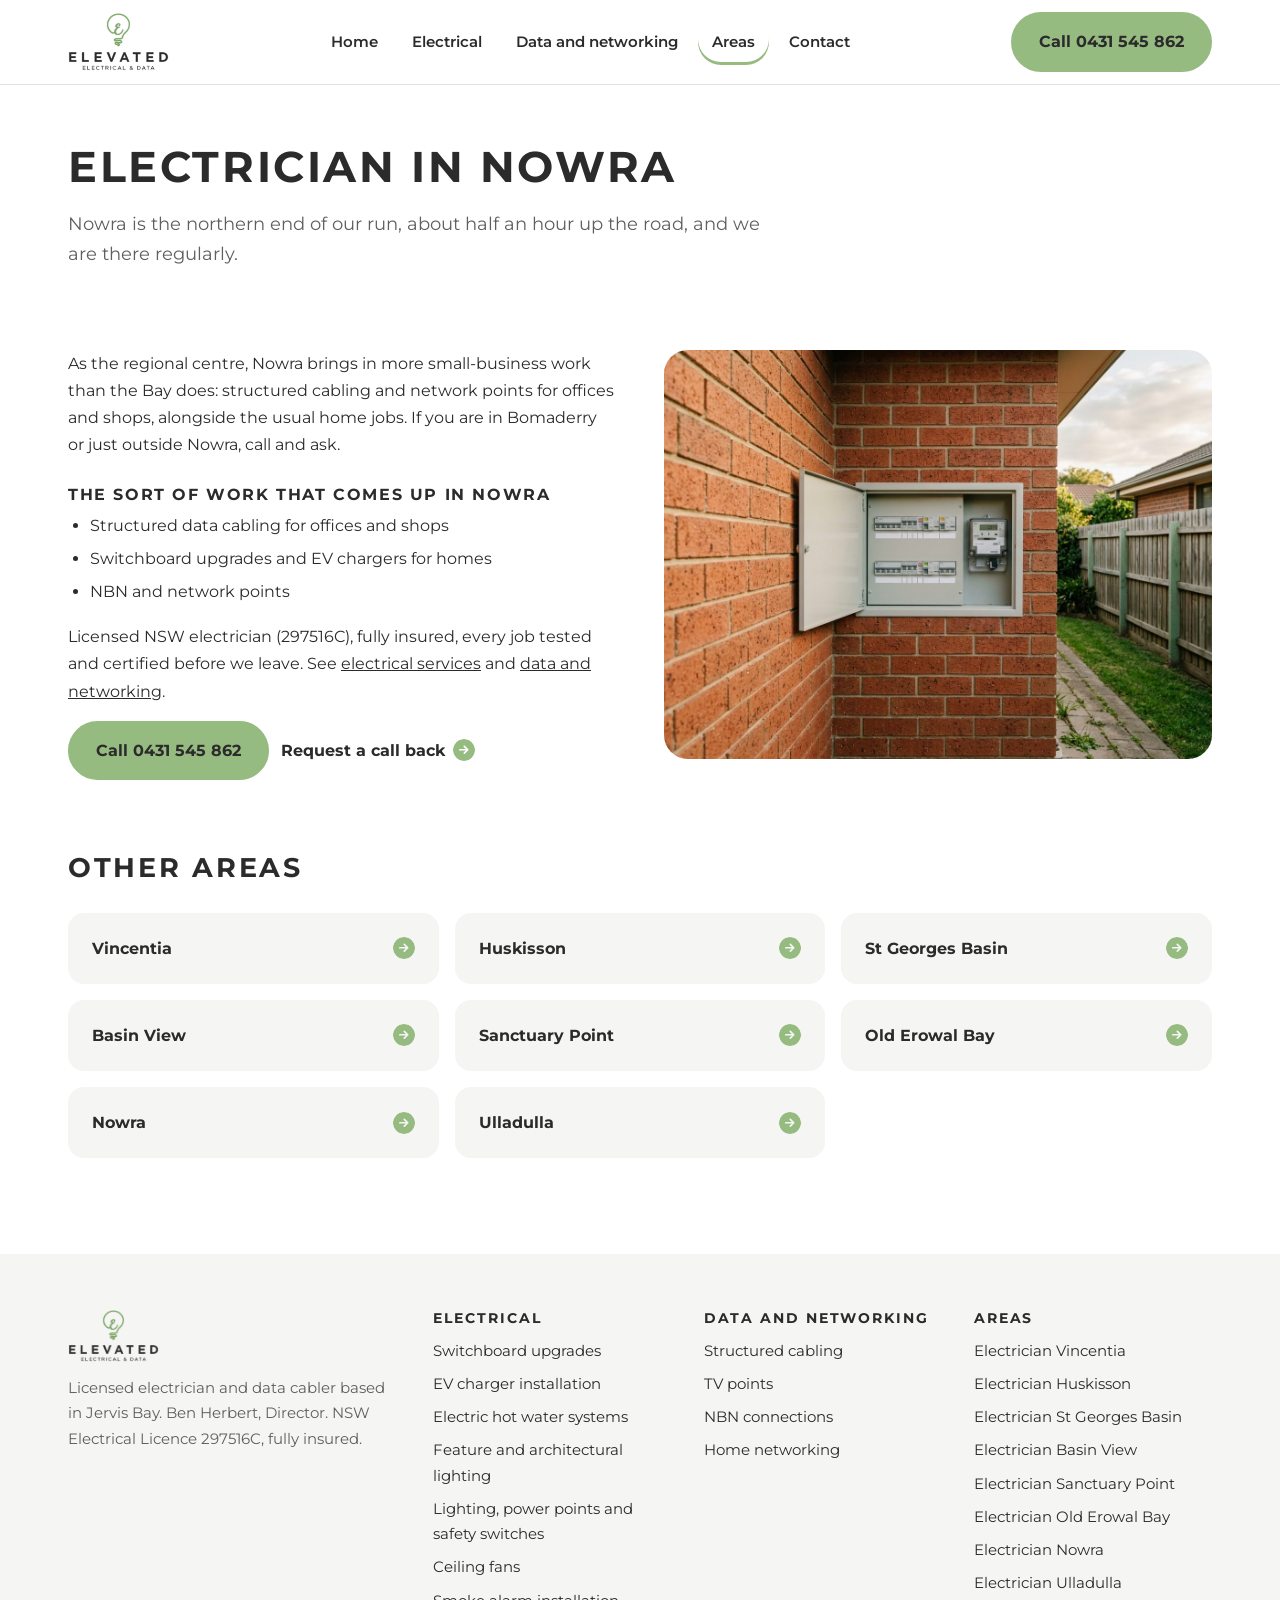
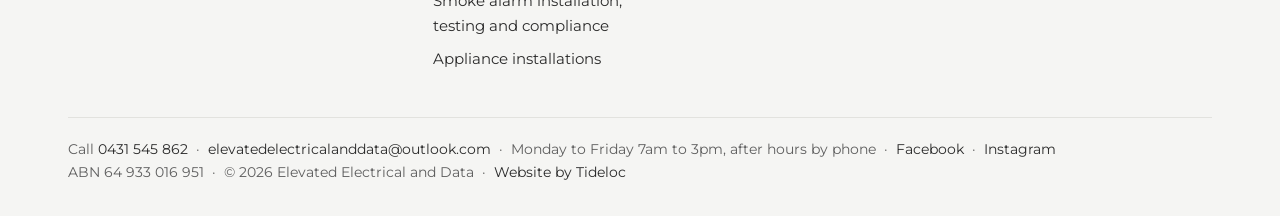
<file: nowra-area.html>
<!DOCTYPE html><html lang="en-AU"><head><meta charset="utf-8"><meta name="viewport" content="width=device-width, initial-scale=1">
<title>Electrician Nowra | Elevated Electrical and Data</title><meta name="description" content="Licensed electrician and data cabler covering Nowra and Bomaderry. Switchboards, EV chargers, structured cabling and network points for homes and small offices.">
<link href="https://fonts.googleapis.com/css2?family=Montserrat:wght@400;500;600;700;800&display=swap" rel="stylesheet">
<link rel="stylesheet" href="site.css"><link rel="canonical" href="https://elevatedelectricalanddata.com.au/nowra-area"><meta property="og:type" content="website"><meta property="og:url" content="https://elevatedelectricalanddata.com.au/nowra-area"><meta property="og:title" content="Electrician Nowra | Elevated Electrical and Data"><meta property="og:description" content="Licensed electrician and data cabler covering Nowra and Bomaderry. Switchboards, EV chargers, structured cabling and network points for homes and small offices."><meta property="og:image" content="https://elevatedelectricalanddata.com.au/assets/ai-ev.jpg"><meta property="og:locale" content="en_AU"><meta property="og:site_name" content="Elevated Electrical and Data"><meta property="og:image:width" content="1200"><meta property="og:image:height" content="896"><meta name="twitter:card" content="summary_large_image"><meta name="robots" content="index,follow"><link rel="icon" href="/favicon-32.png" sizes="32x32" type="image/png"><link rel="icon" href="/favicon.png" sizes="256x256" type="image/png"><link rel="apple-touch-icon" href="/apple-touch-icon.png"><script defer src="https://crm.tideloc.com.au/tl-analytics.js" data-site="elevated-electrical-and-data"></script>
</head><body>
<header><div class="wrap">
  <a class="logo" href="/"><img src="assets/logo-light.png" alt="Elevated Electrical and Data" width="803" height="460"></a>
  <nav id="nav"><ul><li><a href="/">Home</a></li><li><a href="/electrical">Electrical</a><ul class='sub'><li><a href="/electrical#0">Switchboard upgrades</a></li><li><a href="/electrical#1">EV charger installation</a></li><li><a href="/electrical#2">Electric hot water systems</a></li><li><a href="/electrical#3">Feature and architectural lighting</a></li><li><a href="/electrical#4">Lighting, power points and safety switches</a></li><li><a href="/electrical#5">Ceiling fans</a></li><li><a href="/electrical#6">Smoke alarm installation, testing and compliance</a></li><li><a href="/electrical#7">Appliance installations</a></li></ul></li><li><a href="/data">Data and networking</a><ul class='sub'><li><a href="/data#0">Structured cabling</a></li><li><a href="/data#1">TV points</a></li><li><a href="/data#2">NBN connections</a></li><li><a href="/data#3">Home networking</a></li></ul></li><li><a href="/areas" aria-current="page">Areas</a><ul class='sub'><li><a href="/vincentia-area">Vincentia</a></li><li><a href="/huskisson-area">Huskisson</a></li><li><a href="/st-georges-basin-area">St Georges Basin</a></li><li><a href="/basin-view-area">Basin View</a></li><li><a href="/sanctuary-point-area">Sanctuary Point</a></li><li><a href="/old-erowal-bay-area">Old Erowal Bay</a></li><li><a href="/nowra-area">Nowra</a></li><li><a href="/ulladulla-area">Ulladulla</a></li></ul></li><li><a href="/contact">Contact</a></li></ul></nav>
  <a class="pill green call" href="tel:+61431545862">Call 0431 545 862</a>
  <button class="burger" id="burger" aria-label="Menu" aria-expanded="false">&#9776;</button>
</div></header>

<section class="pagehead"><div class="wrap"><h1>Electrician in Nowra</h1><p>Nowra is the northern end of our run, about half an hour up the road, and we are there regularly.</p></div></section>
<section><div class="wrap two">
  <div class="prose"><p>As the regional centre, Nowra brings in more small-business work than the Bay does: structured cabling and network points for offices and shops, alongside the usual home jobs. If you are in Bomaderry or just outside Nowra, call and ask.</p><h3>The sort of work that comes up in Nowra</h3><ul><li>Structured data cabling for offices and shops</li><li>Switchboard upgrades and EV chargers for homes</li><li>NBN and network points</li></ul>
  <p>Licensed NSW electrician (297516C), fully insured, every job tested and certified before we leave. See <a href="/electrical">electrical services</a> and <a href="/data">data and networking</a>.</p>
  <p><a class="pill green" href="tel:+61431545862">Call 0431 545 862</a> &nbsp; <a class="arrow" href="/contact">Request a call back</a></p></div>
  <img src="assets/ai-switchboard.jpg" alt="Upgraded switchboard in a meter box" style="border-radius:var(--r)" width="1200" height="896" loading="lazy" decoding="async">
</div></section>
<section style="padding-top:0"><div class="wrap"><h2>Other areas</h2><div class="areas"><a class="area" href="/vincentia-area">Vincentia <span class="arrow"></span></a><a class="area" href="/huskisson-area">Huskisson <span class="arrow"></span></a><a class="area" href="/st-georges-basin-area">St Georges Basin <span class="arrow"></span></a><a class="area" href="/basin-view-area">Basin View <span class="arrow"></span></a><a class="area" href="/sanctuary-point-area">Sanctuary Point <span class="arrow"></span></a><a class="area" href="/old-erowal-bay-area">Old Erowal Bay <span class="arrow"></span></a><a class="area" href="/nowra-area">Nowra <span class="arrow"></span></a><a class="area" href="/ulladulla-area">Ulladulla <span class="arrow"></span></a></div></div></section>
<footer><div class="wrap">
  <div class="cols">
    <div><img src="assets/logo-light.png" alt="" width="803" height="460"><p class="muted">Licensed electrician and data cabler based in Jervis Bay. Ben Herbert, Director. NSW Electrical Licence 297516C, fully insured.</p></div>
    <div><h3>Electrical</h3><ul><li><a href="/electrical#0">Switchboard upgrades</a></li><li><a href="/electrical#1">EV charger installation</a></li><li><a href="/electrical#2">Electric hot water systems</a></li><li><a href="/electrical#3">Feature and architectural lighting</a></li><li><a href="/electrical#4">Lighting, power points and safety switches</a></li><li><a href="/electrical#5">Ceiling fans</a></li><li><a href="/electrical#6">Smoke alarm installation, testing and compliance</a></li><li><a href="/electrical#7">Appliance installations</a></li></ul></div>
    <div><h3>Data and networking</h3><ul><li><a href="/data#0">Structured cabling</a></li><li><a href="/data#1">TV points</a></li><li><a href="/data#2">NBN connections</a></li><li><a href="/data#3">Home networking</a></li></ul></div>
    <div><h3>Areas</h3><ul><li><a href="/vincentia-area">Electrician Vincentia</a></li><li><a href="/huskisson-area">Electrician Huskisson</a></li><li><a href="/st-georges-basin-area">Electrician St Georges Basin</a></li><li><a href="/basin-view-area">Electrician Basin View</a></li><li><a href="/sanctuary-point-area">Electrician Sanctuary Point</a></li><li><a href="/old-erowal-bay-area">Electrician Old Erowal Bay</a></li><li><a href="/nowra-area">Electrician Nowra</a></li><li><a href="/ulladulla-area">Electrician Ulladulla</a></li></ul></div>
  </div>
  <div class="fine">Call <a href="tel:+61431545862">0431 545 862</a> &nbsp;&middot;&nbsp; <a href="mailto:elevatedelectricalanddata@outlook.com">elevatedelectricalanddata@outlook.com</a> &nbsp;&middot;&nbsp; Monday to Friday 7am to 3pm, after hours by phone &nbsp;&middot;&nbsp; <a href="https://www.facebook.com/share/1EVHX6Z7j3/">Facebook</a> &nbsp;&middot;&nbsp; <a href="https://www.instagram.com/elevated.electrical.data">Instagram</a><br>ABN 64 933 016 951 &nbsp;&middot;&nbsp; &copy; 2026 Elevated Electrical and Data &nbsp;&middot;&nbsp; <a href="https://tideloc.com.au" rel="noopener">Website by Tideloc</a></div>
</div></footer>
<div class="callbar"><a class="pill green" href="tel:+61431545862">Call 0431 545 862</a></div>
<script>(function(){var b=document.getElementById('burger'),n=document.getElementById('nav');b.addEventListener('click',function(e){e.stopPropagation();var o=n.classList.toggle('open');b.setAttribute('aria-expanded',o);});document.addEventListener('click',function(e){if(n.classList.contains('open')&&!n.contains(e.target))n.classList.remove('open');});})();</script>
<script defer src="https://portal.tideloc.com.au/tl-work.js"></script>
<script type="application/ld+json">{"@context": "https://schema.org", "@type": "Electrician", "name": "Elevated Electrical and Data", "@id": "https://elevatedelectricalanddata.com.au/#business", "url": "https://elevatedelectricalanddata.com.au/", "description": "Licensed electrician and data cabler based in Jervis Bay, covering the Shoalhaven. Switchboard upgrades, EV chargers, electric hot water, lighting, TV points, NBN and home networking.", "logo": "https://elevatedelectricalanddata.com.au/assets/logo-light.png", "image": "https://elevatedelectricalanddata.com.au/assets/ai-ev.jpg", "telephone": "+61431545862", "email": "elevatedelectricalanddata@outlook.com", "address": {"@type": "PostalAddress", "addressLocality": "Old Erowal Bay", "addressRegion": "NSW", "addressCountry": "AU"}, "areaServed": [{"@type": "Place", "name": "Vincentia NSW"}, {"@type": "Place", "name": "Huskisson NSW"}, {"@type": "Place", "name": "St Georges Basin NSW"}, {"@type": "Place", "name": "Basin View NSW"}, {"@type": "Place", "name": "Sanctuary Point NSW"}, {"@type": "Place", "name": "Old Erowal Bay NSW"}, {"@type": "Place", "name": "Nowra NSW"}, {"@type": "Place", "name": "Ulladulla NSW"}, {"@type": "Place", "name": "Jervis Bay NSW"}], "openingHoursSpecification": [{"@type": "OpeningHoursSpecification", "dayOfWeek": ["Monday", "Tuesday", "Wednesday", "Thursday", "Friday"], "opens": "07:00", "closes": "15:00"}], "sameAs": ["https://www.facebook.com/share/1EVHX6Z7j3/", "https://www.instagram.com/elevated.electrical.data"], "founder": {"@type": "Person", "name": "Ben Herbert"}, "identifier": [{"@type": "PropertyValue", "name": "NSW Electrical Licence", "value": "297516C"}, {"@type": "PropertyValue", "name": "ABN", "value": "64933016951"}]}</script>
<script type="application/ld+json">{"@context": "https://schema.org", "@type": "BreadcrumbList", "itemListElement": [{"@type": "ListItem", "position": 1, "name": "Home", "item": "https://elevatedelectricalanddata.com.au/"}, {"@type": "ListItem", "position": 2, "name": "Areas", "item": "https://elevatedelectricalanddata.com.au/areas"}, {"@type": "ListItem", "position": 3, "name": "Nowra", "item": "https://elevatedelectricalanddata.com.au/nowra-area"}]}</script>
</body></html>
</file>
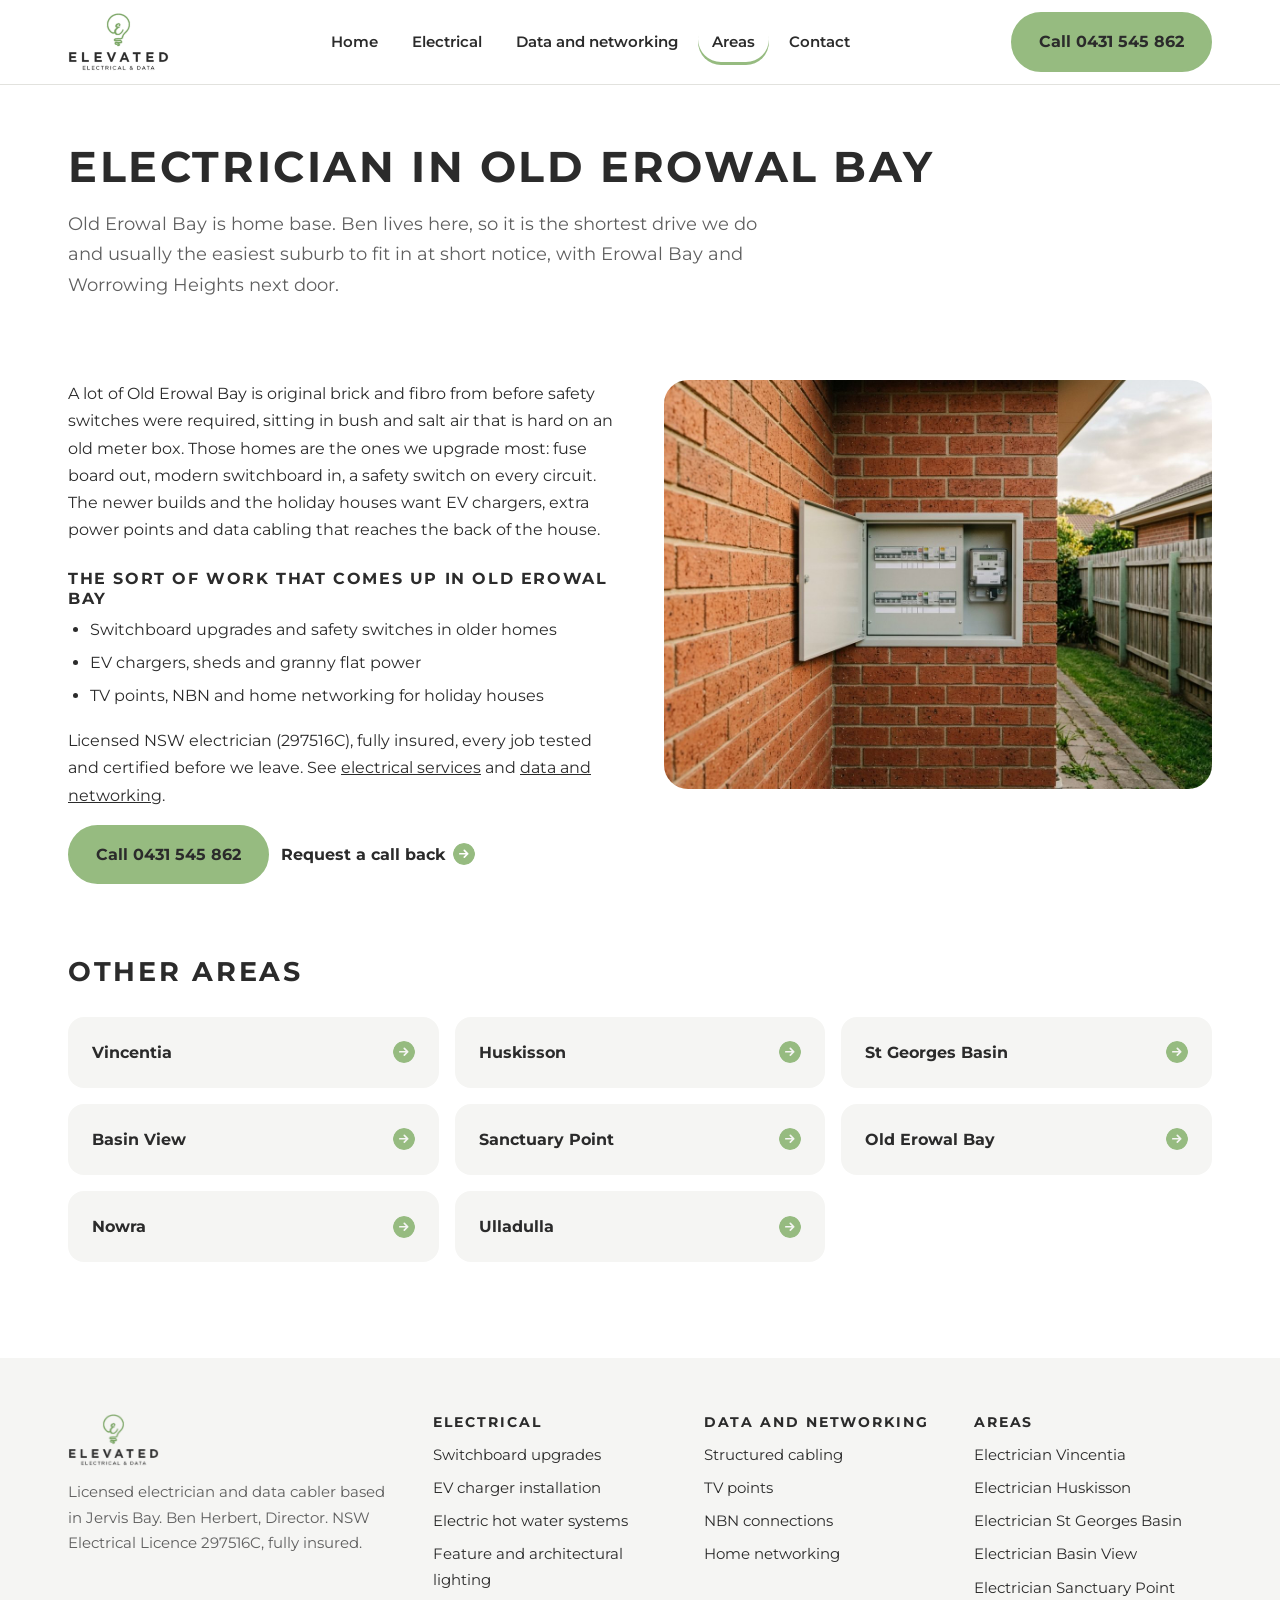
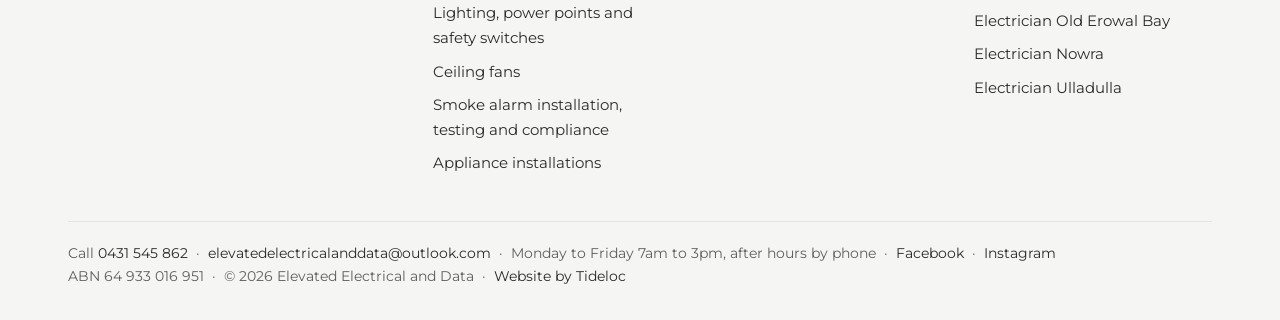
<file: old-erowal-bay-area.html>
<!DOCTYPE html><html lang="en-AU"><head><meta charset="utf-8"><meta name="viewport" content="width=device-width, initial-scale=1">
<title>Electrician Old Erowal Bay | Elevated Electrical and Data</title><meta name="description" content="Licensed electrician and data cabler based in Old Erowal Bay, on Jervis Bay. Switchboard upgrades, safety switches, EV chargers, TV and NBN. Call Ben on 0431 545 862.">
<link href="https://fonts.googleapis.com/css2?family=Montserrat:wght@400;500;600;700;800&display=swap" rel="stylesheet">
<link rel="stylesheet" href="site.css"><link rel="canonical" href="https://elevatedelectricalanddata.com.au/old-erowal-bay-area"><meta property="og:type" content="website"><meta property="og:url" content="https://elevatedelectricalanddata.com.au/old-erowal-bay-area"><meta property="og:title" content="Electrician Old Erowal Bay | Elevated Electrical and Data"><meta property="og:description" content="Licensed electrician and data cabler based in Old Erowal Bay, on Jervis Bay. Switchboard upgrades, safety switches, EV chargers, TV and NBN. Call Ben on 0431 545 862."><meta property="og:image" content="https://elevatedelectricalanddata.com.au/assets/ai-ev.jpg"><meta property="og:locale" content="en_AU"><meta property="og:site_name" content="Elevated Electrical and Data"><meta property="og:image:width" content="1200"><meta property="og:image:height" content="896"><meta name="twitter:card" content="summary_large_image"><meta name="robots" content="index,follow"><link rel="icon" href="/favicon-32.png" sizes="32x32" type="image/png"><link rel="icon" href="/favicon.png" sizes="256x256" type="image/png"><link rel="apple-touch-icon" href="/apple-touch-icon.png"><script defer src="https://crm.tideloc.com.au/tl-analytics.js" data-site="elevated-electrical-and-data"></script>
</head><body>
<header><div class="wrap">
  <a class="logo" href="/"><img src="assets/logo-light.png" alt="Elevated Electrical and Data" width="803" height="460"></a>
  <nav id="nav"><ul><li><a href="/">Home</a></li><li><a href="/electrical">Electrical</a><ul class='sub'><li><a href="/electrical#0">Switchboard upgrades</a></li><li><a href="/electrical#1">EV charger installation</a></li><li><a href="/electrical#2">Electric hot water systems</a></li><li><a href="/electrical#3">Feature and architectural lighting</a></li><li><a href="/electrical#4">Lighting, power points and safety switches</a></li><li><a href="/electrical#5">Ceiling fans</a></li><li><a href="/electrical#6">Smoke alarm installation, testing and compliance</a></li><li><a href="/electrical#7">Appliance installations</a></li></ul></li><li><a href="/data">Data and networking</a><ul class='sub'><li><a href="/data#0">Structured cabling</a></li><li><a href="/data#1">TV points</a></li><li><a href="/data#2">NBN connections</a></li><li><a href="/data#3">Home networking</a></li></ul></li><li><a href="/areas" aria-current="page">Areas</a><ul class='sub'><li><a href="/vincentia-area">Vincentia</a></li><li><a href="/huskisson-area">Huskisson</a></li><li><a href="/st-georges-basin-area">St Georges Basin</a></li><li><a href="/basin-view-area">Basin View</a></li><li><a href="/sanctuary-point-area">Sanctuary Point</a></li><li><a href="/old-erowal-bay-area">Old Erowal Bay</a></li><li><a href="/nowra-area">Nowra</a></li><li><a href="/ulladulla-area">Ulladulla</a></li></ul></li><li><a href="/contact">Contact</a></li></ul></nav>
  <a class="pill green call" href="tel:+61431545862">Call 0431 545 862</a>
  <button class="burger" id="burger" aria-label="Menu" aria-expanded="false">&#9776;</button>
</div></header>

<section class="pagehead"><div class="wrap"><h1>Electrician in Old Erowal Bay</h1><p>Old Erowal Bay is home base. Ben lives here, so it is the shortest drive we do and usually the easiest suburb to fit in at short notice, with Erowal Bay and Worrowing Heights next door.</p></div></section>
<section><div class="wrap two">
  <div class="prose"><p>A lot of Old Erowal Bay is original brick and fibro from before safety switches were required, sitting in bush and salt air that is hard on an old meter box. Those homes are the ones we upgrade most: fuse board out, modern switchboard in, a safety switch on every circuit. The newer builds and the holiday houses want EV chargers, extra power points and data cabling that reaches the back of the house.</p><h3>The sort of work that comes up in Old Erowal Bay</h3><ul><li>Switchboard upgrades and safety switches in older homes</li><li>EV chargers, sheds and granny flat power</li><li>TV points, NBN and home networking for holiday houses</li></ul>
  <p>Licensed NSW electrician (297516C), fully insured, every job tested and certified before we leave. See <a href="/electrical">electrical services</a> and <a href="/data">data and networking</a>.</p>
  <p><a class="pill green" href="tel:+61431545862">Call 0431 545 862</a> &nbsp; <a class="arrow" href="/contact">Request a call back</a></p></div>
  <img src="assets/ai-switchboard.jpg" alt="Upgraded switchboard in a meter box" style="border-radius:var(--r)" width="1200" height="896" loading="lazy" decoding="async">
</div></section>
<section style="padding-top:0"><div class="wrap"><h2>Other areas</h2><div class="areas"><a class="area" href="/vincentia-area">Vincentia <span class="arrow"></span></a><a class="area" href="/huskisson-area">Huskisson <span class="arrow"></span></a><a class="area" href="/st-georges-basin-area">St Georges Basin <span class="arrow"></span></a><a class="area" href="/basin-view-area">Basin View <span class="arrow"></span></a><a class="area" href="/sanctuary-point-area">Sanctuary Point <span class="arrow"></span></a><a class="area" href="/old-erowal-bay-area">Old Erowal Bay <span class="arrow"></span></a><a class="area" href="/nowra-area">Nowra <span class="arrow"></span></a><a class="area" href="/ulladulla-area">Ulladulla <span class="arrow"></span></a></div></div></section>
<footer><div class="wrap">
  <div class="cols">
    <div><img src="assets/logo-light.png" alt="" width="803" height="460"><p class="muted">Licensed electrician and data cabler based in Jervis Bay. Ben Herbert, Director. NSW Electrical Licence 297516C, fully insured.</p></div>
    <div><h3>Electrical</h3><ul><li><a href="/electrical#0">Switchboard upgrades</a></li><li><a href="/electrical#1">EV charger installation</a></li><li><a href="/electrical#2">Electric hot water systems</a></li><li><a href="/electrical#3">Feature and architectural lighting</a></li><li><a href="/electrical#4">Lighting, power points and safety switches</a></li><li><a href="/electrical#5">Ceiling fans</a></li><li><a href="/electrical#6">Smoke alarm installation, testing and compliance</a></li><li><a href="/electrical#7">Appliance installations</a></li></ul></div>
    <div><h3>Data and networking</h3><ul><li><a href="/data#0">Structured cabling</a></li><li><a href="/data#1">TV points</a></li><li><a href="/data#2">NBN connections</a></li><li><a href="/data#3">Home networking</a></li></ul></div>
    <div><h3>Areas</h3><ul><li><a href="/vincentia-area">Electrician Vincentia</a></li><li><a href="/huskisson-area">Electrician Huskisson</a></li><li><a href="/st-georges-basin-area">Electrician St Georges Basin</a></li><li><a href="/basin-view-area">Electrician Basin View</a></li><li><a href="/sanctuary-point-area">Electrician Sanctuary Point</a></li><li><a href="/old-erowal-bay-area">Electrician Old Erowal Bay</a></li><li><a href="/nowra-area">Electrician Nowra</a></li><li><a href="/ulladulla-area">Electrician Ulladulla</a></li></ul></div>
  </div>
  <div class="fine">Call <a href="tel:+61431545862">0431 545 862</a> &nbsp;&middot;&nbsp; <a href="mailto:elevatedelectricalanddata@outlook.com">elevatedelectricalanddata@outlook.com</a> &nbsp;&middot;&nbsp; Monday to Friday 7am to 3pm, after hours by phone &nbsp;&middot;&nbsp; <a href="https://www.facebook.com/share/1EVHX6Z7j3/">Facebook</a> &nbsp;&middot;&nbsp; <a href="https://www.instagram.com/elevated.electrical.data">Instagram</a><br>ABN 64 933 016 951 &nbsp;&middot;&nbsp; &copy; 2026 Elevated Electrical and Data &nbsp;&middot;&nbsp; <a href="https://tideloc.com.au" rel="noopener">Website by Tideloc</a></div>
</div></footer>
<div class="callbar"><a class="pill green" href="tel:+61431545862">Call 0431 545 862</a></div>
<script>(function(){var b=document.getElementById('burger'),n=document.getElementById('nav');b.addEventListener('click',function(e){e.stopPropagation();var o=n.classList.toggle('open');b.setAttribute('aria-expanded',o);});document.addEventListener('click',function(e){if(n.classList.contains('open')&&!n.contains(e.target))n.classList.remove('open');});})();</script>
<script defer src="https://portal.tideloc.com.au/tl-work.js"></script>
<script type="application/ld+json">{"@context": "https://schema.org", "@type": "Electrician", "name": "Elevated Electrical and Data", "@id": "https://elevatedelectricalanddata.com.au/#business", "url": "https://elevatedelectricalanddata.com.au/", "description": "Licensed electrician and data cabler based in Jervis Bay, covering the Shoalhaven. Switchboard upgrades, EV chargers, electric hot water, lighting, TV points, NBN and home networking.", "logo": "https://elevatedelectricalanddata.com.au/assets/logo-light.png", "image": "https://elevatedelectricalanddata.com.au/assets/ai-ev.jpg", "telephone": "+61431545862", "email": "elevatedelectricalanddata@outlook.com", "address": {"@type": "PostalAddress", "addressLocality": "Old Erowal Bay", "addressRegion": "NSW", "addressCountry": "AU"}, "areaServed": [{"@type": "Place", "name": "Vincentia NSW"}, {"@type": "Place", "name": "Huskisson NSW"}, {"@type": "Place", "name": "St Georges Basin NSW"}, {"@type": "Place", "name": "Basin View NSW"}, {"@type": "Place", "name": "Sanctuary Point NSW"}, {"@type": "Place", "name": "Old Erowal Bay NSW"}, {"@type": "Place", "name": "Nowra NSW"}, {"@type": "Place", "name": "Ulladulla NSW"}, {"@type": "Place", "name": "Jervis Bay NSW"}], "openingHoursSpecification": [{"@type": "OpeningHoursSpecification", "dayOfWeek": ["Monday", "Tuesday", "Wednesday", "Thursday", "Friday"], "opens": "07:00", "closes": "15:00"}], "sameAs": ["https://www.facebook.com/share/1EVHX6Z7j3/", "https://www.instagram.com/elevated.electrical.data"], "founder": {"@type": "Person", "name": "Ben Herbert"}, "identifier": [{"@type": "PropertyValue", "name": "NSW Electrical Licence", "value": "297516C"}, {"@type": "PropertyValue", "name": "ABN", "value": "64933016951"}]}</script>
<script type="application/ld+json">{"@context": "https://schema.org", "@type": "BreadcrumbList", "itemListElement": [{"@type": "ListItem", "position": 1, "name": "Home", "item": "https://elevatedelectricalanddata.com.au/"}, {"@type": "ListItem", "position": 2, "name": "Areas", "item": "https://elevatedelectricalanddata.com.au/areas"}, {"@type": "ListItem", "position": 3, "name": "Old Erowal Bay", "item": "https://elevatedelectricalanddata.com.au/old-erowal-bay-area"}]}</script>
</body></html>
</file>
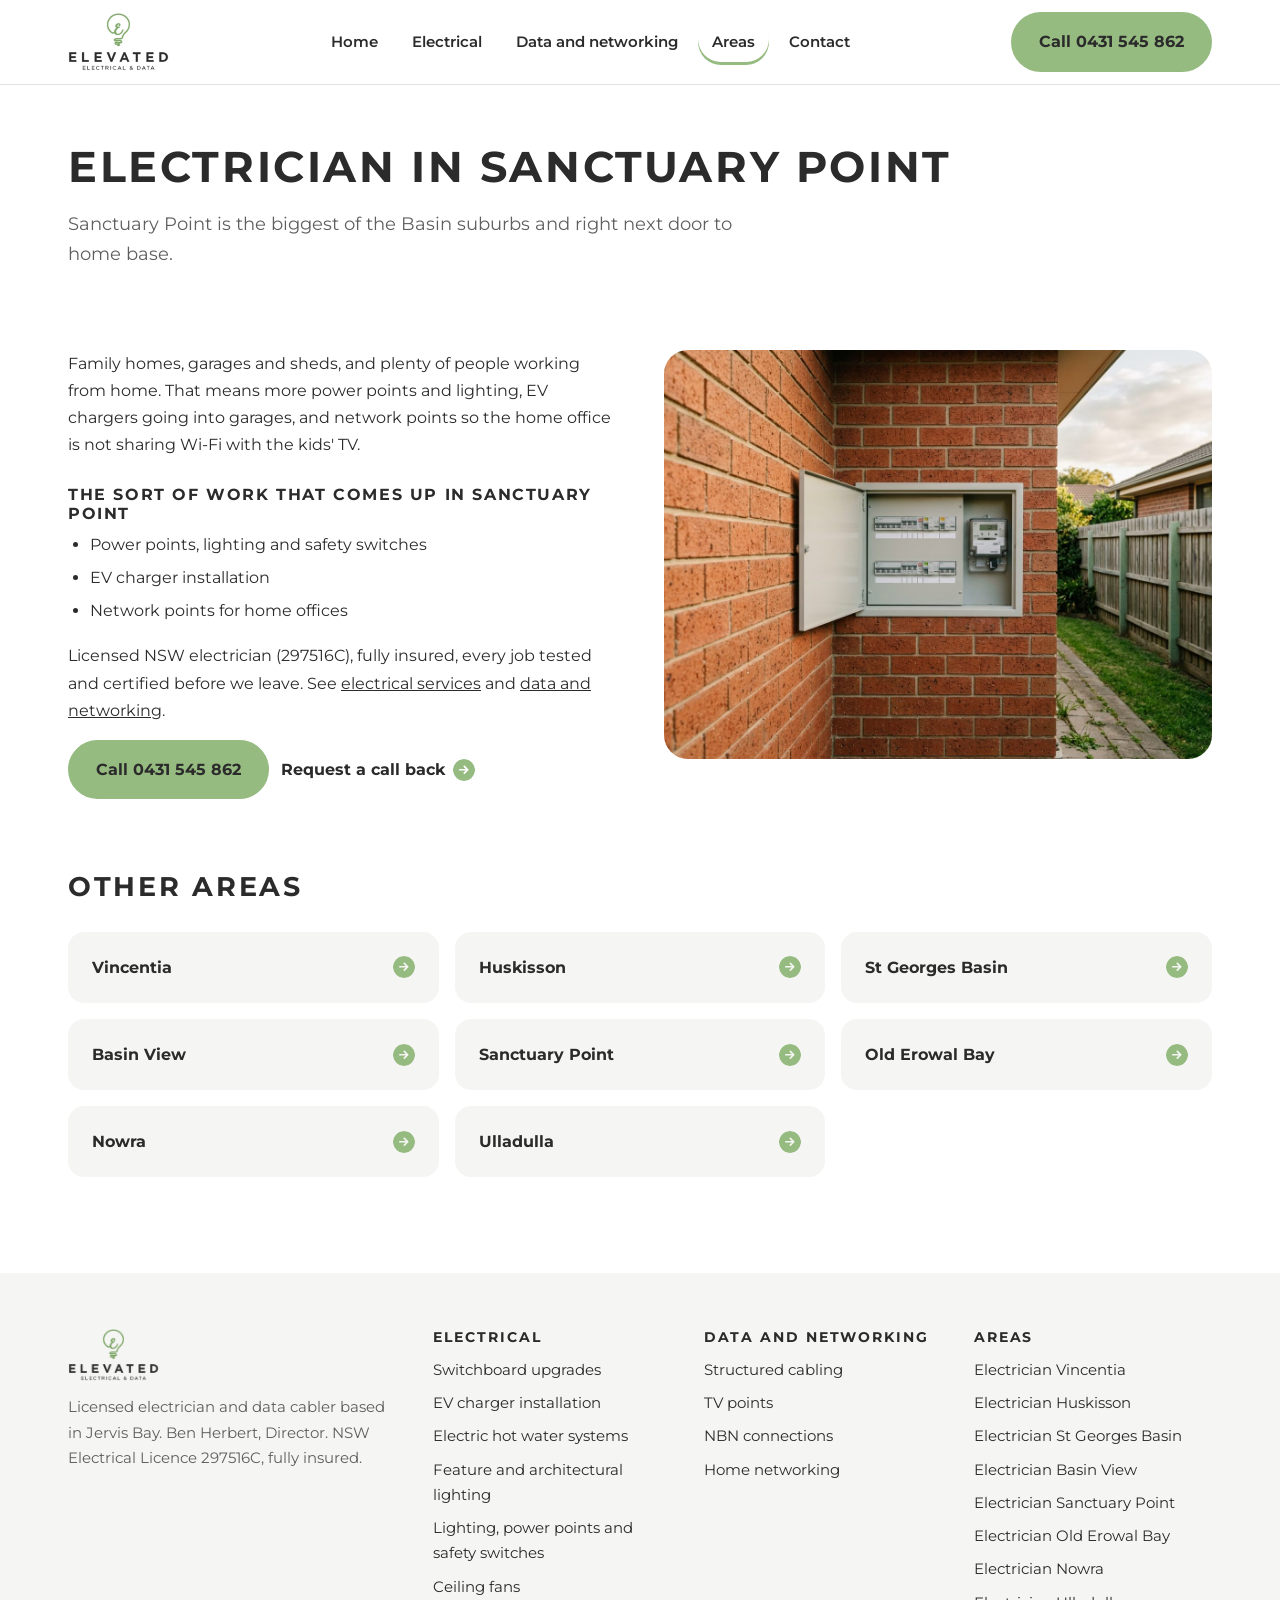
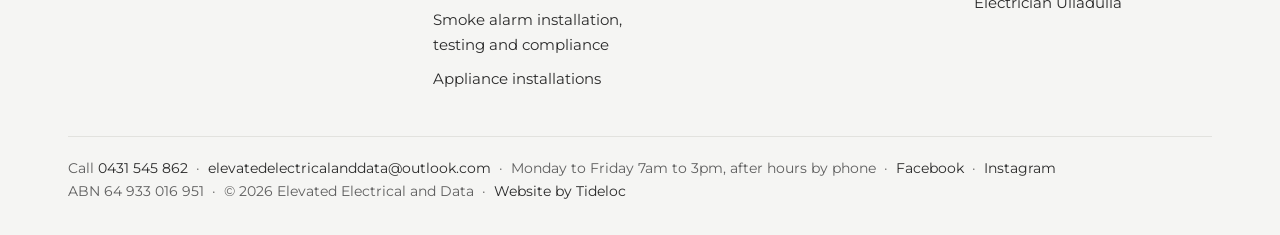
<file: sanctuary-point-area.html>
<!DOCTYPE html><html lang="en-AU"><head><meta charset="utf-8"><meta name="viewport" content="width=device-width, initial-scale=1">
<title>Electrician Sanctuary Point | Elevated Electrical and Data</title><meta name="description" content="Licensed electrician covering Sanctuary Point. Switchboard upgrades, EV chargers, power points, lighting and home networking.">
<link href="https://fonts.googleapis.com/css2?family=Montserrat:wght@400;500;600;700;800&display=swap" rel="stylesheet">
<link rel="stylesheet" href="site.css"><link rel="canonical" href="https://elevatedelectricalanddata.com.au/sanctuary-point-area"><meta property="og:type" content="website"><meta property="og:url" content="https://elevatedelectricalanddata.com.au/sanctuary-point-area"><meta property="og:title" content="Electrician Sanctuary Point | Elevated Electrical and Data"><meta property="og:description" content="Licensed electrician covering Sanctuary Point. Switchboard upgrades, EV chargers, power points, lighting and home networking."><meta property="og:image" content="https://elevatedelectricalanddata.com.au/assets/ai-ev.jpg"><meta property="og:locale" content="en_AU"><meta property="og:site_name" content="Elevated Electrical and Data"><meta property="og:image:width" content="1200"><meta property="og:image:height" content="896"><meta name="twitter:card" content="summary_large_image"><meta name="robots" content="index,follow"><link rel="icon" href="/favicon-32.png" sizes="32x32" type="image/png"><link rel="icon" href="/favicon.png" sizes="256x256" type="image/png"><link rel="apple-touch-icon" href="/apple-touch-icon.png"><script defer src="https://crm.tideloc.com.au/tl-analytics.js" data-site="elevated-electrical-and-data"></script>
</head><body>
<header><div class="wrap">
  <a class="logo" href="/"><img src="assets/logo-light.png" alt="Elevated Electrical and Data" width="803" height="460"></a>
  <nav id="nav"><ul><li><a href="/">Home</a></li><li><a href="/electrical">Electrical</a><ul class='sub'><li><a href="/electrical#0">Switchboard upgrades</a></li><li><a href="/electrical#1">EV charger installation</a></li><li><a href="/electrical#2">Electric hot water systems</a></li><li><a href="/electrical#3">Feature and architectural lighting</a></li><li><a href="/electrical#4">Lighting, power points and safety switches</a></li><li><a href="/electrical#5">Ceiling fans</a></li><li><a href="/electrical#6">Smoke alarm installation, testing and compliance</a></li><li><a href="/electrical#7">Appliance installations</a></li></ul></li><li><a href="/data">Data and networking</a><ul class='sub'><li><a href="/data#0">Structured cabling</a></li><li><a href="/data#1">TV points</a></li><li><a href="/data#2">NBN connections</a></li><li><a href="/data#3">Home networking</a></li></ul></li><li><a href="/areas" aria-current="page">Areas</a><ul class='sub'><li><a href="/vincentia-area">Vincentia</a></li><li><a href="/huskisson-area">Huskisson</a></li><li><a href="/st-georges-basin-area">St Georges Basin</a></li><li><a href="/basin-view-area">Basin View</a></li><li><a href="/sanctuary-point-area">Sanctuary Point</a></li><li><a href="/old-erowal-bay-area">Old Erowal Bay</a></li><li><a href="/nowra-area">Nowra</a></li><li><a href="/ulladulla-area">Ulladulla</a></li></ul></li><li><a href="/contact">Contact</a></li></ul></nav>
  <a class="pill green call" href="tel:+61431545862">Call 0431 545 862</a>
  <button class="burger" id="burger" aria-label="Menu" aria-expanded="false">&#9776;</button>
</div></header>

<section class="pagehead"><div class="wrap"><h1>Electrician in Sanctuary Point</h1><p>Sanctuary Point is the biggest of the Basin suburbs and right next door to home base.</p></div></section>
<section><div class="wrap two">
  <div class="prose"><p>Family homes, garages and sheds, and plenty of people working from home. That means more power points and lighting, EV chargers going into garages, and network points so the home office is not sharing Wi-Fi with the kids' TV.</p><h3>The sort of work that comes up in Sanctuary Point</h3><ul><li>Power points, lighting and safety switches</li><li>EV charger installation</li><li>Network points for home offices</li></ul>
  <p>Licensed NSW electrician (297516C), fully insured, every job tested and certified before we leave. See <a href="/electrical">electrical services</a> and <a href="/data">data and networking</a>.</p>
  <p><a class="pill green" href="tel:+61431545862">Call 0431 545 862</a> &nbsp; <a class="arrow" href="/contact">Request a call back</a></p></div>
  <img src="assets/ai-switchboard.jpg" alt="Upgraded switchboard in a meter box" style="border-radius:var(--r)" width="1200" height="896" loading="lazy" decoding="async">
</div></section>
<section style="padding-top:0"><div class="wrap"><h2>Other areas</h2><div class="areas"><a class="area" href="/vincentia-area">Vincentia <span class="arrow"></span></a><a class="area" href="/huskisson-area">Huskisson <span class="arrow"></span></a><a class="area" href="/st-georges-basin-area">St Georges Basin <span class="arrow"></span></a><a class="area" href="/basin-view-area">Basin View <span class="arrow"></span></a><a class="area" href="/sanctuary-point-area">Sanctuary Point <span class="arrow"></span></a><a class="area" href="/old-erowal-bay-area">Old Erowal Bay <span class="arrow"></span></a><a class="area" href="/nowra-area">Nowra <span class="arrow"></span></a><a class="area" href="/ulladulla-area">Ulladulla <span class="arrow"></span></a></div></div></section>
<footer><div class="wrap">
  <div class="cols">
    <div><img src="assets/logo-light.png" alt="" width="803" height="460"><p class="muted">Licensed electrician and data cabler based in Jervis Bay. Ben Herbert, Director. NSW Electrical Licence 297516C, fully insured.</p></div>
    <div><h3>Electrical</h3><ul><li><a href="/electrical#0">Switchboard upgrades</a></li><li><a href="/electrical#1">EV charger installation</a></li><li><a href="/electrical#2">Electric hot water systems</a></li><li><a href="/electrical#3">Feature and architectural lighting</a></li><li><a href="/electrical#4">Lighting, power points and safety switches</a></li><li><a href="/electrical#5">Ceiling fans</a></li><li><a href="/electrical#6">Smoke alarm installation, testing and compliance</a></li><li><a href="/electrical#7">Appliance installations</a></li></ul></div>
    <div><h3>Data and networking</h3><ul><li><a href="/data#0">Structured cabling</a></li><li><a href="/data#1">TV points</a></li><li><a href="/data#2">NBN connections</a></li><li><a href="/data#3">Home networking</a></li></ul></div>
    <div><h3>Areas</h3><ul><li><a href="/vincentia-area">Electrician Vincentia</a></li><li><a href="/huskisson-area">Electrician Huskisson</a></li><li><a href="/st-georges-basin-area">Electrician St Georges Basin</a></li><li><a href="/basin-view-area">Electrician Basin View</a></li><li><a href="/sanctuary-point-area">Electrician Sanctuary Point</a></li><li><a href="/old-erowal-bay-area">Electrician Old Erowal Bay</a></li><li><a href="/nowra-area">Electrician Nowra</a></li><li><a href="/ulladulla-area">Electrician Ulladulla</a></li></ul></div>
  </div>
  <div class="fine">Call <a href="tel:+61431545862">0431 545 862</a> &nbsp;&middot;&nbsp; <a href="mailto:elevatedelectricalanddata@outlook.com">elevatedelectricalanddata@outlook.com</a> &nbsp;&middot;&nbsp; Monday to Friday 7am to 3pm, after hours by phone &nbsp;&middot;&nbsp; <a href="https://www.facebook.com/share/1EVHX6Z7j3/">Facebook</a> &nbsp;&middot;&nbsp; <a href="https://www.instagram.com/elevated.electrical.data">Instagram</a><br>ABN 64 933 016 951 &nbsp;&middot;&nbsp; &copy; 2026 Elevated Electrical and Data &nbsp;&middot;&nbsp; <a href="https://tideloc.com.au" rel="noopener">Website by Tideloc</a></div>
</div></footer>
<div class="callbar"><a class="pill green" href="tel:+61431545862">Call 0431 545 862</a></div>
<script>(function(){var b=document.getElementById('burger'),n=document.getElementById('nav');b.addEventListener('click',function(e){e.stopPropagation();var o=n.classList.toggle('open');b.setAttribute('aria-expanded',o);});document.addEventListener('click',function(e){if(n.classList.contains('open')&&!n.contains(e.target))n.classList.remove('open');});})();</script>
<script defer src="https://portal.tideloc.com.au/tl-work.js"></script>
<script type="application/ld+json">{"@context": "https://schema.org", "@type": "Electrician", "name": "Elevated Electrical and Data", "@id": "https://elevatedelectricalanddata.com.au/#business", "url": "https://elevatedelectricalanddata.com.au/", "description": "Licensed electrician and data cabler based in Jervis Bay, covering the Shoalhaven. Switchboard upgrades, EV chargers, electric hot water, lighting, TV points, NBN and home networking.", "logo": "https://elevatedelectricalanddata.com.au/assets/logo-light.png", "image": "https://elevatedelectricalanddata.com.au/assets/ai-ev.jpg", "telephone": "+61431545862", "email": "elevatedelectricalanddata@outlook.com", "address": {"@type": "PostalAddress", "addressLocality": "Old Erowal Bay", "addressRegion": "NSW", "addressCountry": "AU"}, "areaServed": [{"@type": "Place", "name": "Vincentia NSW"}, {"@type": "Place", "name": "Huskisson NSW"}, {"@type": "Place", "name": "St Georges Basin NSW"}, {"@type": "Place", "name": "Basin View NSW"}, {"@type": "Place", "name": "Sanctuary Point NSW"}, {"@type": "Place", "name": "Old Erowal Bay NSW"}, {"@type": "Place", "name": "Nowra NSW"}, {"@type": "Place", "name": "Ulladulla NSW"}, {"@type": "Place", "name": "Jervis Bay NSW"}], "openingHoursSpecification": [{"@type": "OpeningHoursSpecification", "dayOfWeek": ["Monday", "Tuesday", "Wednesday", "Thursday", "Friday"], "opens": "07:00", "closes": "15:00"}], "sameAs": ["https://www.facebook.com/share/1EVHX6Z7j3/", "https://www.instagram.com/elevated.electrical.data"], "founder": {"@type": "Person", "name": "Ben Herbert"}, "identifier": [{"@type": "PropertyValue", "name": "NSW Electrical Licence", "value": "297516C"}, {"@type": "PropertyValue", "name": "ABN", "value": "64933016951"}]}</script>
<script type="application/ld+json">{"@context": "https://schema.org", "@type": "BreadcrumbList", "itemListElement": [{"@type": "ListItem", "position": 1, "name": "Home", "item": "https://elevatedelectricalanddata.com.au/"}, {"@type": "ListItem", "position": 2, "name": "Areas", "item": "https://elevatedelectricalanddata.com.au/areas"}, {"@type": "ListItem", "position": 3, "name": "Sanctuary Point", "item": "https://elevatedelectricalanddata.com.au/sanctuary-point-area"}]}</script>
</body></html>
</file>
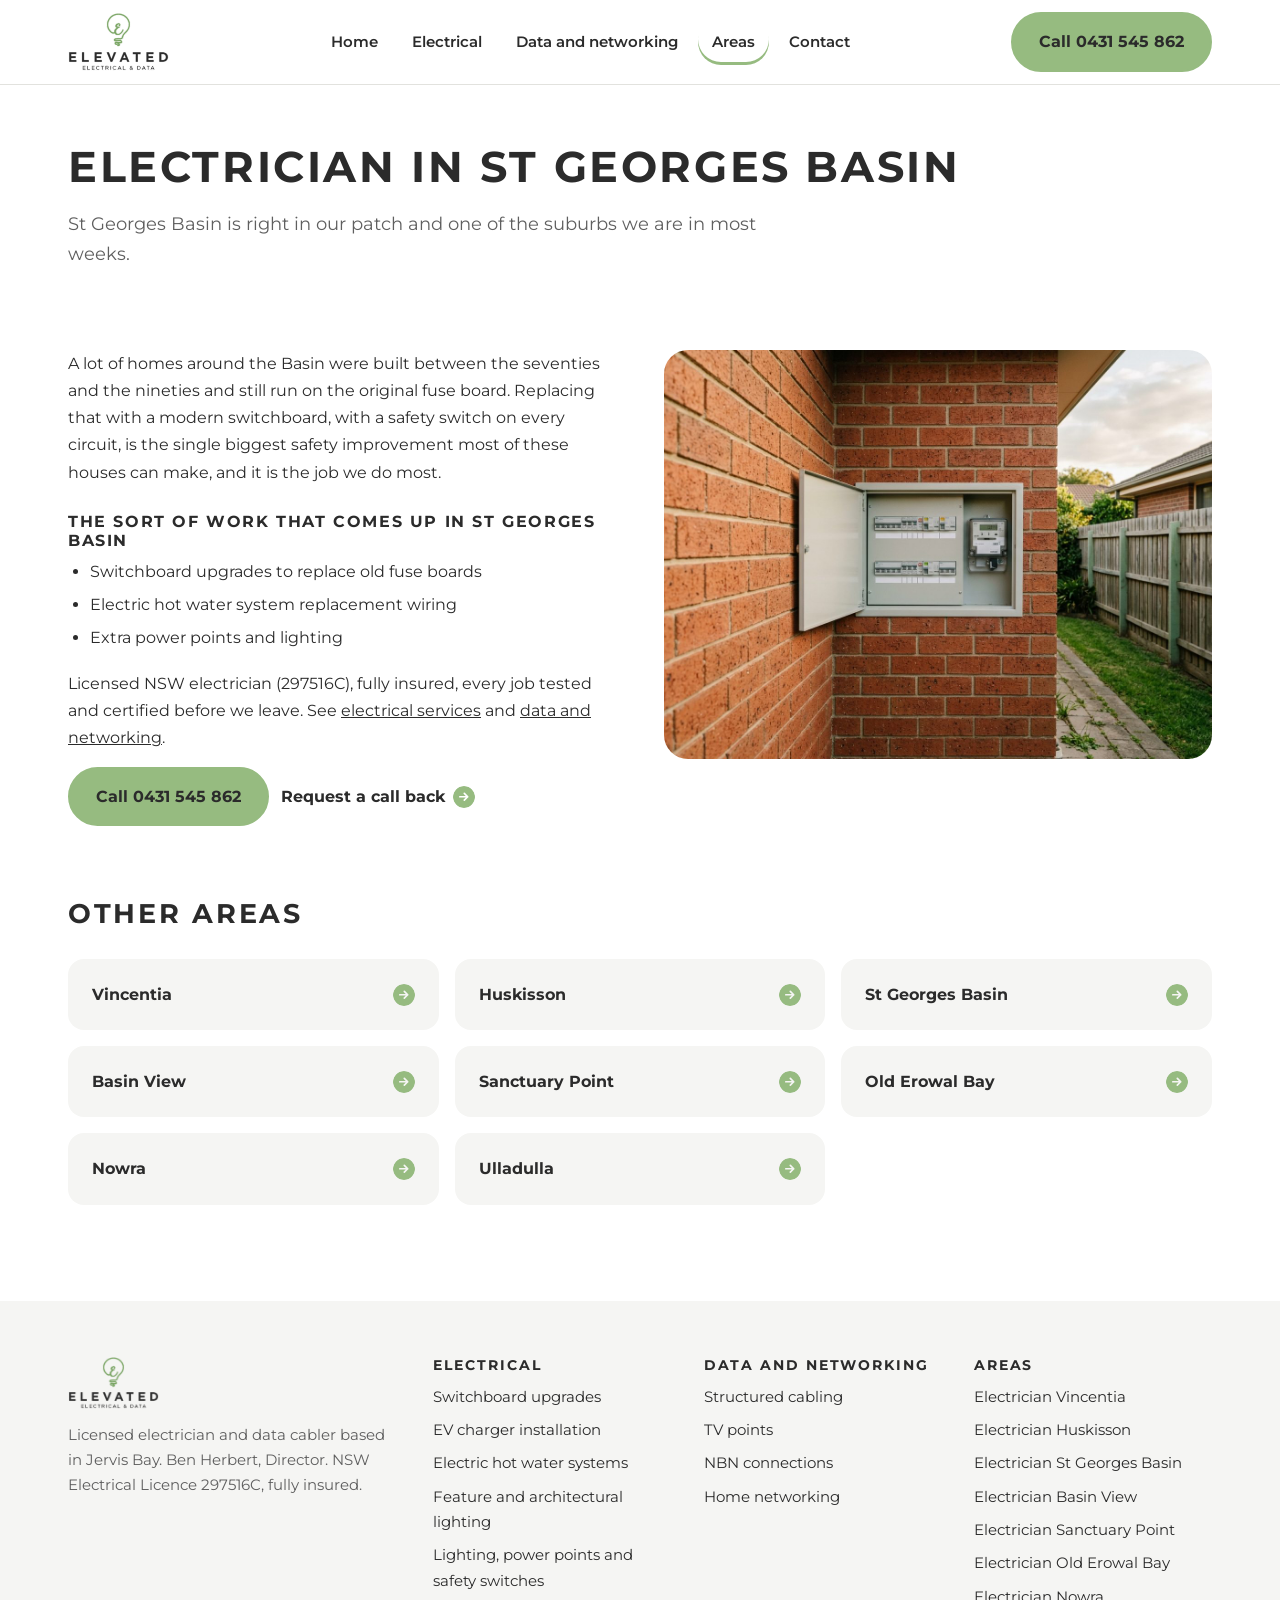
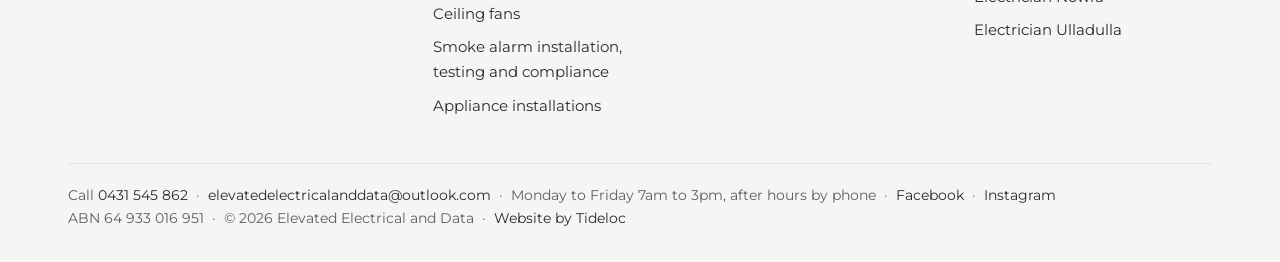
<file: st-georges-basin-area.html>
<!DOCTYPE html><html lang="en-AU"><head><meta charset="utf-8"><meta name="viewport" content="width=device-width, initial-scale=1">
<title>Electrician St Georges Basin | Elevated Electrical and Data</title><meta name="description" content="Licensed electrician covering St Georges Basin. Switchboard upgrades, electric hot water, lighting and power. Call Ben on 0431 545 862.">
<link href="https://fonts.googleapis.com/css2?family=Montserrat:wght@400;500;600;700;800&display=swap" rel="stylesheet">
<link rel="stylesheet" href="site.css"><link rel="canonical" href="https://elevatedelectricalanddata.com.au/st-georges-basin-area"><meta property="og:type" content="website"><meta property="og:url" content="https://elevatedelectricalanddata.com.au/st-georges-basin-area"><meta property="og:title" content="Electrician St Georges Basin | Elevated Electrical and Data"><meta property="og:description" content="Licensed electrician covering St Georges Basin. Switchboard upgrades, electric hot water, lighting and power. Call Ben on 0431 545 862."><meta property="og:image" content="https://elevatedelectricalanddata.com.au/assets/ai-ev.jpg"><meta property="og:locale" content="en_AU"><meta property="og:site_name" content="Elevated Electrical and Data"><meta property="og:image:width" content="1200"><meta property="og:image:height" content="896"><meta name="twitter:card" content="summary_large_image"><meta name="robots" content="index,follow"><link rel="icon" href="/favicon-32.png" sizes="32x32" type="image/png"><link rel="icon" href="/favicon.png" sizes="256x256" type="image/png"><link rel="apple-touch-icon" href="/apple-touch-icon.png"><script defer src="https://crm.tideloc.com.au/tl-analytics.js" data-site="elevated-electrical-and-data"></script>
</head><body>
<header><div class="wrap">
  <a class="logo" href="/"><img src="assets/logo-light.png" alt="Elevated Electrical and Data" width="803" height="460"></a>
  <nav id="nav"><ul><li><a href="/">Home</a></li><li><a href="/electrical">Electrical</a><ul class='sub'><li><a href="/electrical#0">Switchboard upgrades</a></li><li><a href="/electrical#1">EV charger installation</a></li><li><a href="/electrical#2">Electric hot water systems</a></li><li><a href="/electrical#3">Feature and architectural lighting</a></li><li><a href="/electrical#4">Lighting, power points and safety switches</a></li><li><a href="/electrical#5">Ceiling fans</a></li><li><a href="/electrical#6">Smoke alarm installation, testing and compliance</a></li><li><a href="/electrical#7">Appliance installations</a></li></ul></li><li><a href="/data">Data and networking</a><ul class='sub'><li><a href="/data#0">Structured cabling</a></li><li><a href="/data#1">TV points</a></li><li><a href="/data#2">NBN connections</a></li><li><a href="/data#3">Home networking</a></li></ul></li><li><a href="/areas" aria-current="page">Areas</a><ul class='sub'><li><a href="/vincentia-area">Vincentia</a></li><li><a href="/huskisson-area">Huskisson</a></li><li><a href="/st-georges-basin-area">St Georges Basin</a></li><li><a href="/basin-view-area">Basin View</a></li><li><a href="/sanctuary-point-area">Sanctuary Point</a></li><li><a href="/old-erowal-bay-area">Old Erowal Bay</a></li><li><a href="/nowra-area">Nowra</a></li><li><a href="/ulladulla-area">Ulladulla</a></li></ul></li><li><a href="/contact">Contact</a></li></ul></nav>
  <a class="pill green call" href="tel:+61431545862">Call 0431 545 862</a>
  <button class="burger" id="burger" aria-label="Menu" aria-expanded="false">&#9776;</button>
</div></header>

<section class="pagehead"><div class="wrap"><h1>Electrician in St Georges Basin</h1><p>St Georges Basin is right in our patch and one of the suburbs we are in most weeks.</p></div></section>
<section><div class="wrap two">
  <div class="prose"><p>A lot of homes around the Basin were built between the seventies and the nineties and still run on the original fuse board. Replacing that with a modern switchboard, with a safety switch on every circuit, is the single biggest safety improvement most of these houses can make, and it is the job we do most.</p><h3>The sort of work that comes up in St Georges Basin</h3><ul><li>Switchboard upgrades to replace old fuse boards</li><li>Electric hot water system replacement wiring</li><li>Extra power points and lighting</li></ul>
  <p>Licensed NSW electrician (297516C), fully insured, every job tested and certified before we leave. See <a href="/electrical">electrical services</a> and <a href="/data">data and networking</a>.</p>
  <p><a class="pill green" href="tel:+61431545862">Call 0431 545 862</a> &nbsp; <a class="arrow" href="/contact">Request a call back</a></p></div>
  <img src="assets/ai-switchboard.jpg" alt="Upgraded switchboard in a meter box" style="border-radius:var(--r)" width="1200" height="896" loading="lazy" decoding="async">
</div></section>
<section style="padding-top:0"><div class="wrap"><h2>Other areas</h2><div class="areas"><a class="area" href="/vincentia-area">Vincentia <span class="arrow"></span></a><a class="area" href="/huskisson-area">Huskisson <span class="arrow"></span></a><a class="area" href="/st-georges-basin-area">St Georges Basin <span class="arrow"></span></a><a class="area" href="/basin-view-area">Basin View <span class="arrow"></span></a><a class="area" href="/sanctuary-point-area">Sanctuary Point <span class="arrow"></span></a><a class="area" href="/old-erowal-bay-area">Old Erowal Bay <span class="arrow"></span></a><a class="area" href="/nowra-area">Nowra <span class="arrow"></span></a><a class="area" href="/ulladulla-area">Ulladulla <span class="arrow"></span></a></div></div></section>
<footer><div class="wrap">
  <div class="cols">
    <div><img src="assets/logo-light.png" alt="" width="803" height="460"><p class="muted">Licensed electrician and data cabler based in Jervis Bay. Ben Herbert, Director. NSW Electrical Licence 297516C, fully insured.</p></div>
    <div><h3>Electrical</h3><ul><li><a href="/electrical#0">Switchboard upgrades</a></li><li><a href="/electrical#1">EV charger installation</a></li><li><a href="/electrical#2">Electric hot water systems</a></li><li><a href="/electrical#3">Feature and architectural lighting</a></li><li><a href="/electrical#4">Lighting, power points and safety switches</a></li><li><a href="/electrical#5">Ceiling fans</a></li><li><a href="/electrical#6">Smoke alarm installation, testing and compliance</a></li><li><a href="/electrical#7">Appliance installations</a></li></ul></div>
    <div><h3>Data and networking</h3><ul><li><a href="/data#0">Structured cabling</a></li><li><a href="/data#1">TV points</a></li><li><a href="/data#2">NBN connections</a></li><li><a href="/data#3">Home networking</a></li></ul></div>
    <div><h3>Areas</h3><ul><li><a href="/vincentia-area">Electrician Vincentia</a></li><li><a href="/huskisson-area">Electrician Huskisson</a></li><li><a href="/st-georges-basin-area">Electrician St Georges Basin</a></li><li><a href="/basin-view-area">Electrician Basin View</a></li><li><a href="/sanctuary-point-area">Electrician Sanctuary Point</a></li><li><a href="/old-erowal-bay-area">Electrician Old Erowal Bay</a></li><li><a href="/nowra-area">Electrician Nowra</a></li><li><a href="/ulladulla-area">Electrician Ulladulla</a></li></ul></div>
  </div>
  <div class="fine">Call <a href="tel:+61431545862">0431 545 862</a> &nbsp;&middot;&nbsp; <a href="mailto:elevatedelectricalanddata@outlook.com">elevatedelectricalanddata@outlook.com</a> &nbsp;&middot;&nbsp; Monday to Friday 7am to 3pm, after hours by phone &nbsp;&middot;&nbsp; <a href="https://www.facebook.com/share/1EVHX6Z7j3/">Facebook</a> &nbsp;&middot;&nbsp; <a href="https://www.instagram.com/elevated.electrical.data">Instagram</a><br>ABN 64 933 016 951 &nbsp;&middot;&nbsp; &copy; 2026 Elevated Electrical and Data &nbsp;&middot;&nbsp; <a href="https://tideloc.com.au" rel="noopener">Website by Tideloc</a></div>
</div></footer>
<div class="callbar"><a class="pill green" href="tel:+61431545862">Call 0431 545 862</a></div>
<script>(function(){var b=document.getElementById('burger'),n=document.getElementById('nav');b.addEventListener('click',function(e){e.stopPropagation();var o=n.classList.toggle('open');b.setAttribute('aria-expanded',o);});document.addEventListener('click',function(e){if(n.classList.contains('open')&&!n.contains(e.target))n.classList.remove('open');});})();</script>
<script defer src="https://portal.tideloc.com.au/tl-work.js"></script>
<script type="application/ld+json">{"@context": "https://schema.org", "@type": "Electrician", "name": "Elevated Electrical and Data", "@id": "https://elevatedelectricalanddata.com.au/#business", "url": "https://elevatedelectricalanddata.com.au/", "description": "Licensed electrician and data cabler based in Jervis Bay, covering the Shoalhaven. Switchboard upgrades, EV chargers, electric hot water, lighting, TV points, NBN and home networking.", "logo": "https://elevatedelectricalanddata.com.au/assets/logo-light.png", "image": "https://elevatedelectricalanddata.com.au/assets/ai-ev.jpg", "telephone": "+61431545862", "email": "elevatedelectricalanddata@outlook.com", "address": {"@type": "PostalAddress", "addressLocality": "Old Erowal Bay", "addressRegion": "NSW", "addressCountry": "AU"}, "areaServed": [{"@type": "Place", "name": "Vincentia NSW"}, {"@type": "Place", "name": "Huskisson NSW"}, {"@type": "Place", "name": "St Georges Basin NSW"}, {"@type": "Place", "name": "Basin View NSW"}, {"@type": "Place", "name": "Sanctuary Point NSW"}, {"@type": "Place", "name": "Old Erowal Bay NSW"}, {"@type": "Place", "name": "Nowra NSW"}, {"@type": "Place", "name": "Ulladulla NSW"}, {"@type": "Place", "name": "Jervis Bay NSW"}], "openingHoursSpecification": [{"@type": "OpeningHoursSpecification", "dayOfWeek": ["Monday", "Tuesday", "Wednesday", "Thursday", "Friday"], "opens": "07:00", "closes": "15:00"}], "sameAs": ["https://www.facebook.com/share/1EVHX6Z7j3/", "https://www.instagram.com/elevated.electrical.data"], "founder": {"@type": "Person", "name": "Ben Herbert"}, "identifier": [{"@type": "PropertyValue", "name": "NSW Electrical Licence", "value": "297516C"}, {"@type": "PropertyValue", "name": "ABN", "value": "64933016951"}]}</script>
<script type="application/ld+json">{"@context": "https://schema.org", "@type": "BreadcrumbList", "itemListElement": [{"@type": "ListItem", "position": 1, "name": "Home", "item": "https://elevatedelectricalanddata.com.au/"}, {"@type": "ListItem", "position": 2, "name": "Areas", "item": "https://elevatedelectricalanddata.com.au/areas"}, {"@type": "ListItem", "position": 3, "name": "St Georges Basin", "item": "https://elevatedelectricalanddata.com.au/st-georges-basin-area"}]}</script>
</body></html>
</file>
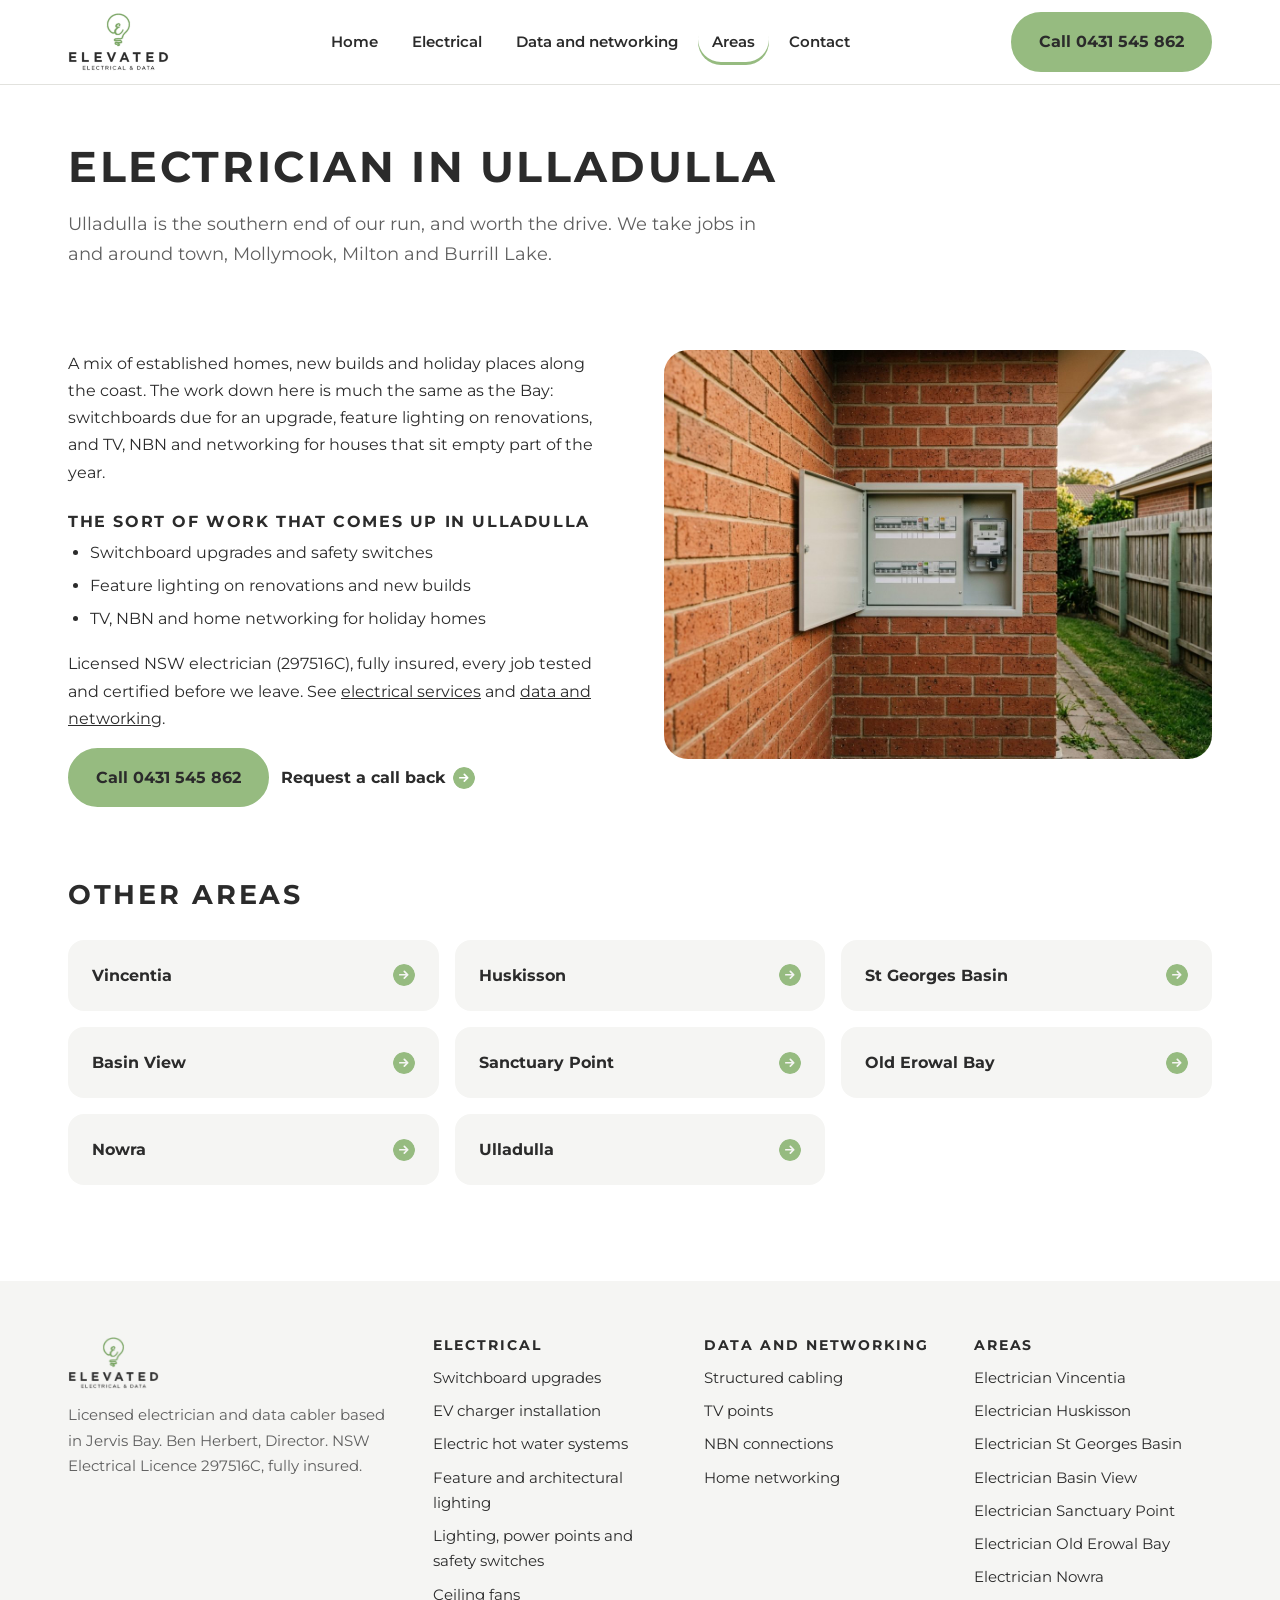
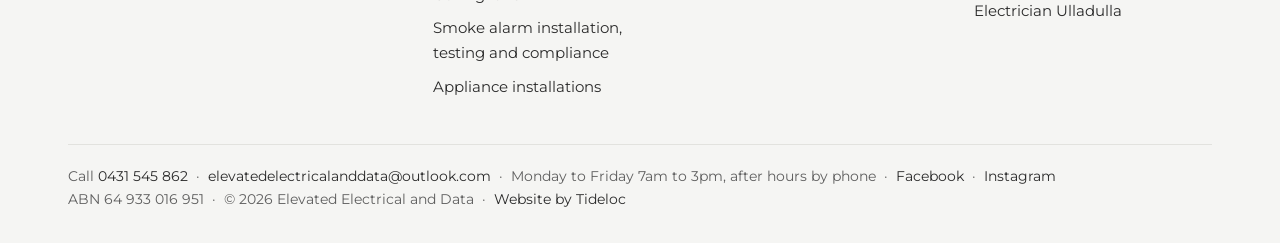
<file: ulladulla-area.html>
<!DOCTYPE html><html lang="en-AU"><head><meta charset="utf-8"><meta name="viewport" content="width=device-width, initial-scale=1">
<title>Electrician Ulladulla | Elevated Electrical and Data</title><meta name="description" content="Licensed electrician and data cabler covering Ulladulla, Mollymook, Milton and Burrill Lake. Switchboard upgrades, feature lighting, EV chargers, TV, NBN and home networking.">
<link href="https://fonts.googleapis.com/css2?family=Montserrat:wght@400;500;600;700;800&display=swap" rel="stylesheet">
<link rel="stylesheet" href="site.css"><link rel="canonical" href="https://elevatedelectricalanddata.com.au/ulladulla-area"><meta property="og:type" content="website"><meta property="og:url" content="https://elevatedelectricalanddata.com.au/ulladulla-area"><meta property="og:title" content="Electrician Ulladulla | Elevated Electrical and Data"><meta property="og:description" content="Licensed electrician and data cabler covering Ulladulla, Mollymook, Milton and Burrill Lake. Switchboard upgrades, feature lighting, EV chargers, TV, NBN and home networking."><meta property="og:image" content="https://elevatedelectricalanddata.com.au/assets/ai-ev.jpg"><meta property="og:locale" content="en_AU"><meta property="og:site_name" content="Elevated Electrical and Data"><meta property="og:image:width" content="1200"><meta property="og:image:height" content="896"><meta name="twitter:card" content="summary_large_image"><meta name="robots" content="index,follow"><link rel="icon" href="/favicon-32.png" sizes="32x32" type="image/png"><link rel="icon" href="/favicon.png" sizes="256x256" type="image/png"><link rel="apple-touch-icon" href="/apple-touch-icon.png"><script defer src="https://crm.tideloc.com.au/tl-analytics.js" data-site="elevated-electrical-and-data"></script>
</head><body>
<header><div class="wrap">
  <a class="logo" href="/"><img src="assets/logo-light.png" alt="Elevated Electrical and Data" width="803" height="460"></a>
  <nav id="nav"><ul><li><a href="/">Home</a></li><li><a href="/electrical">Electrical</a><ul class='sub'><li><a href="/electrical#0">Switchboard upgrades</a></li><li><a href="/electrical#1">EV charger installation</a></li><li><a href="/electrical#2">Electric hot water systems</a></li><li><a href="/electrical#3">Feature and architectural lighting</a></li><li><a href="/electrical#4">Lighting, power points and safety switches</a></li><li><a href="/electrical#5">Ceiling fans</a></li><li><a href="/electrical#6">Smoke alarm installation, testing and compliance</a></li><li><a href="/electrical#7">Appliance installations</a></li></ul></li><li><a href="/data">Data and networking</a><ul class='sub'><li><a href="/data#0">Structured cabling</a></li><li><a href="/data#1">TV points</a></li><li><a href="/data#2">NBN connections</a></li><li><a href="/data#3">Home networking</a></li></ul></li><li><a href="/areas" aria-current="page">Areas</a><ul class='sub'><li><a href="/vincentia-area">Vincentia</a></li><li><a href="/huskisson-area">Huskisson</a></li><li><a href="/st-georges-basin-area">St Georges Basin</a></li><li><a href="/basin-view-area">Basin View</a></li><li><a href="/sanctuary-point-area">Sanctuary Point</a></li><li><a href="/old-erowal-bay-area">Old Erowal Bay</a></li><li><a href="/nowra-area">Nowra</a></li><li><a href="/ulladulla-area">Ulladulla</a></li></ul></li><li><a href="/contact">Contact</a></li></ul></nav>
  <a class="pill green call" href="tel:+61431545862">Call 0431 545 862</a>
  <button class="burger" id="burger" aria-label="Menu" aria-expanded="false">&#9776;</button>
</div></header>

<section class="pagehead"><div class="wrap"><h1>Electrician in Ulladulla</h1><p>Ulladulla is the southern end of our run, and worth the drive. We take jobs in and around town, Mollymook, Milton and Burrill Lake.</p></div></section>
<section><div class="wrap two">
  <div class="prose"><p>A mix of established homes, new builds and holiday places along the coast. The work down here is much the same as the Bay: switchboards due for an upgrade, feature lighting on renovations, and TV, NBN and networking for houses that sit empty part of the year.</p><h3>The sort of work that comes up in Ulladulla</h3><ul><li>Switchboard upgrades and safety switches</li><li>Feature lighting on renovations and new builds</li><li>TV, NBN and home networking for holiday homes</li></ul>
  <p>Licensed NSW electrician (297516C), fully insured, every job tested and certified before we leave. See <a href="/electrical">electrical services</a> and <a href="/data">data and networking</a>.</p>
  <p><a class="pill green" href="tel:+61431545862">Call 0431 545 862</a> &nbsp; <a class="arrow" href="/contact">Request a call back</a></p></div>
  <img src="assets/ai-switchboard.jpg" alt="Upgraded switchboard in a meter box" style="border-radius:var(--r)" width="1200" height="896" loading="lazy" decoding="async">
</div></section>
<section style="padding-top:0"><div class="wrap"><h2>Other areas</h2><div class="areas"><a class="area" href="/vincentia-area">Vincentia <span class="arrow"></span></a><a class="area" href="/huskisson-area">Huskisson <span class="arrow"></span></a><a class="area" href="/st-georges-basin-area">St Georges Basin <span class="arrow"></span></a><a class="area" href="/basin-view-area">Basin View <span class="arrow"></span></a><a class="area" href="/sanctuary-point-area">Sanctuary Point <span class="arrow"></span></a><a class="area" href="/old-erowal-bay-area">Old Erowal Bay <span class="arrow"></span></a><a class="area" href="/nowra-area">Nowra <span class="arrow"></span></a><a class="area" href="/ulladulla-area">Ulladulla <span class="arrow"></span></a></div></div></section>
<footer><div class="wrap">
  <div class="cols">
    <div><img src="assets/logo-light.png" alt="" width="803" height="460"><p class="muted">Licensed electrician and data cabler based in Jervis Bay. Ben Herbert, Director. NSW Electrical Licence 297516C, fully insured.</p></div>
    <div><h3>Electrical</h3><ul><li><a href="/electrical#0">Switchboard upgrades</a></li><li><a href="/electrical#1">EV charger installation</a></li><li><a href="/electrical#2">Electric hot water systems</a></li><li><a href="/electrical#3">Feature and architectural lighting</a></li><li><a href="/electrical#4">Lighting, power points and safety switches</a></li><li><a href="/electrical#5">Ceiling fans</a></li><li><a href="/electrical#6">Smoke alarm installation, testing and compliance</a></li><li><a href="/electrical#7">Appliance installations</a></li></ul></div>
    <div><h3>Data and networking</h3><ul><li><a href="/data#0">Structured cabling</a></li><li><a href="/data#1">TV points</a></li><li><a href="/data#2">NBN connections</a></li><li><a href="/data#3">Home networking</a></li></ul></div>
    <div><h3>Areas</h3><ul><li><a href="/vincentia-area">Electrician Vincentia</a></li><li><a href="/huskisson-area">Electrician Huskisson</a></li><li><a href="/st-georges-basin-area">Electrician St Georges Basin</a></li><li><a href="/basin-view-area">Electrician Basin View</a></li><li><a href="/sanctuary-point-area">Electrician Sanctuary Point</a></li><li><a href="/old-erowal-bay-area">Electrician Old Erowal Bay</a></li><li><a href="/nowra-area">Electrician Nowra</a></li><li><a href="/ulladulla-area">Electrician Ulladulla</a></li></ul></div>
  </div>
  <div class="fine">Call <a href="tel:+61431545862">0431 545 862</a> &nbsp;&middot;&nbsp; <a href="mailto:elevatedelectricalanddata@outlook.com">elevatedelectricalanddata@outlook.com</a> &nbsp;&middot;&nbsp; Monday to Friday 7am to 3pm, after hours by phone &nbsp;&middot;&nbsp; <a href="https://www.facebook.com/share/1EVHX6Z7j3/">Facebook</a> &nbsp;&middot;&nbsp; <a href="https://www.instagram.com/elevated.electrical.data">Instagram</a><br>ABN 64 933 016 951 &nbsp;&middot;&nbsp; &copy; 2026 Elevated Electrical and Data &nbsp;&middot;&nbsp; <a href="https://tideloc.com.au" rel="noopener">Website by Tideloc</a></div>
</div></footer>
<div class="callbar"><a class="pill green" href="tel:+61431545862">Call 0431 545 862</a></div>
<script>(function(){var b=document.getElementById('burger'),n=document.getElementById('nav');b.addEventListener('click',function(e){e.stopPropagation();var o=n.classList.toggle('open');b.setAttribute('aria-expanded',o);});document.addEventListener('click',function(e){if(n.classList.contains('open')&&!n.contains(e.target))n.classList.remove('open');});})();</script>
<script defer src="https://portal.tideloc.com.au/tl-work.js"></script>
<script type="application/ld+json">{"@context": "https://schema.org", "@type": "Electrician", "name": "Elevated Electrical and Data", "@id": "https://elevatedelectricalanddata.com.au/#business", "url": "https://elevatedelectricalanddata.com.au/", "description": "Licensed electrician and data cabler based in Jervis Bay, covering the Shoalhaven. Switchboard upgrades, EV chargers, electric hot water, lighting, TV points, NBN and home networking.", "logo": "https://elevatedelectricalanddata.com.au/assets/logo-light.png", "image": "https://elevatedelectricalanddata.com.au/assets/ai-ev.jpg", "telephone": "+61431545862", "email": "elevatedelectricalanddata@outlook.com", "address": {"@type": "PostalAddress", "addressLocality": "Old Erowal Bay", "addressRegion": "NSW", "addressCountry": "AU"}, "areaServed": [{"@type": "Place", "name": "Vincentia NSW"}, {"@type": "Place", "name": "Huskisson NSW"}, {"@type": "Place", "name": "St Georges Basin NSW"}, {"@type": "Place", "name": "Basin View NSW"}, {"@type": "Place", "name": "Sanctuary Point NSW"}, {"@type": "Place", "name": "Old Erowal Bay NSW"}, {"@type": "Place", "name": "Nowra NSW"}, {"@type": "Place", "name": "Ulladulla NSW"}, {"@type": "Place", "name": "Jervis Bay NSW"}], "openingHoursSpecification": [{"@type": "OpeningHoursSpecification", "dayOfWeek": ["Monday", "Tuesday", "Wednesday", "Thursday", "Friday"], "opens": "07:00", "closes": "15:00"}], "sameAs": ["https://www.facebook.com/share/1EVHX6Z7j3/", "https://www.instagram.com/elevated.electrical.data"], "founder": {"@type": "Person", "name": "Ben Herbert"}, "identifier": [{"@type": "PropertyValue", "name": "NSW Electrical Licence", "value": "297516C"}, {"@type": "PropertyValue", "name": "ABN", "value": "64933016951"}]}</script>
<script type="application/ld+json">{"@context": "https://schema.org", "@type": "BreadcrumbList", "itemListElement": [{"@type": "ListItem", "position": 1, "name": "Home", "item": "https://elevatedelectricalanddata.com.au/"}, {"@type": "ListItem", "position": 2, "name": "Areas", "item": "https://elevatedelectricalanddata.com.au/areas"}, {"@type": "ListItem", "position": 3, "name": "Ulladulla", "item": "https://elevatedelectricalanddata.com.au/ulladulla-area"}]}</script>
</body></html>
</file>
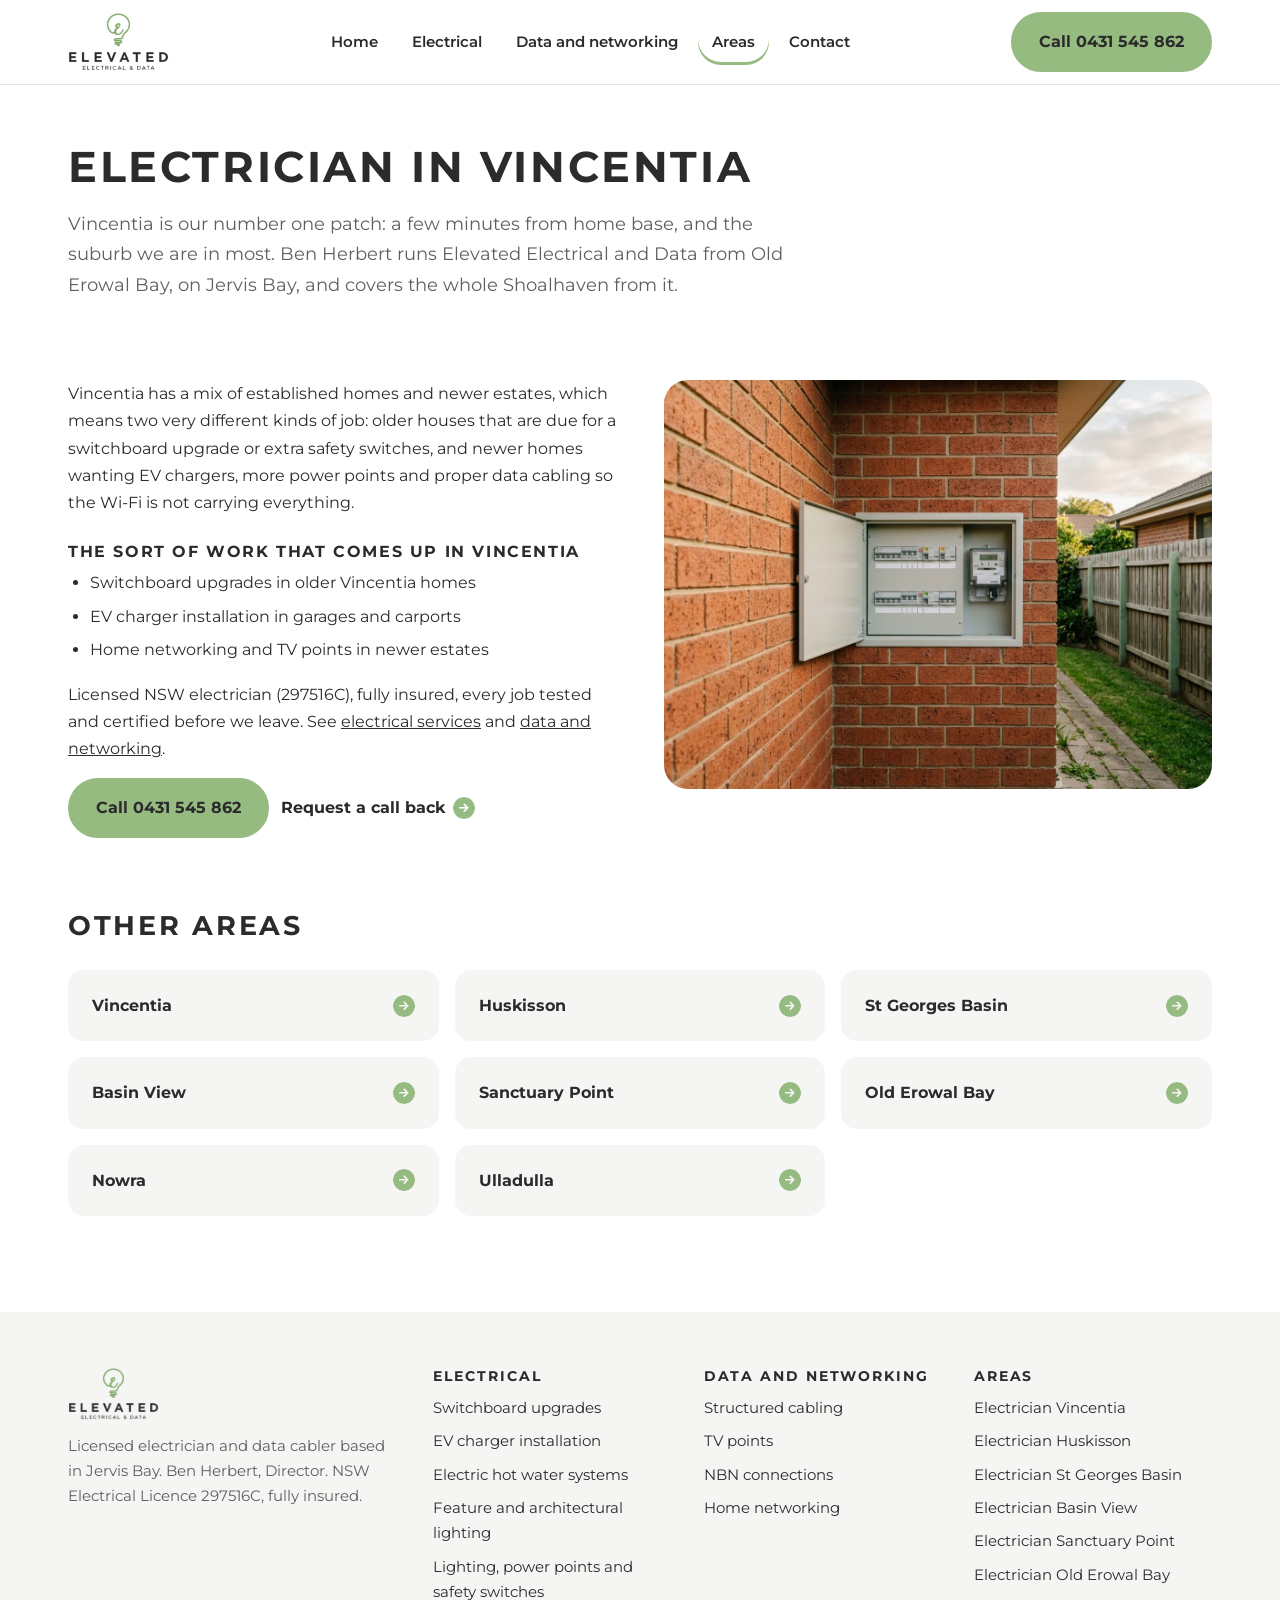
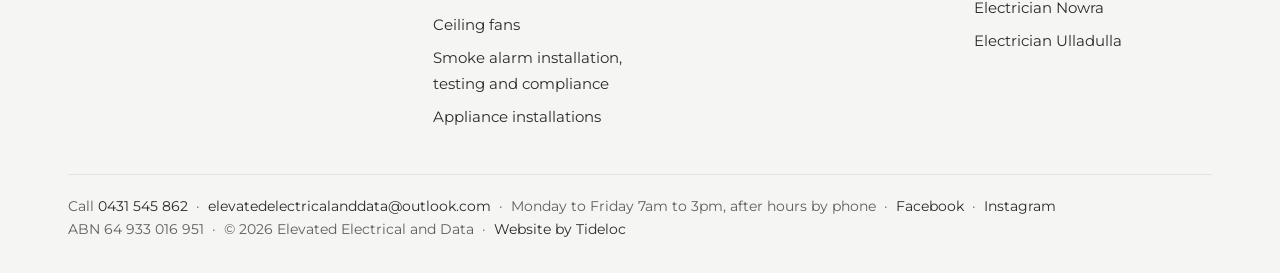
<file: vincentia-area.html>
<!DOCTYPE html><html lang="en-AU"><head><meta charset="utf-8"><meta name="viewport" content="width=device-width, initial-scale=1">
<title>Electrician Vincentia | Elevated Electrical and Data</title><meta name="description" content="Licensed electrician and data cabler for Vincentia, minutes from home on Jervis Bay. Switchboard upgrades, EV chargers, hot water, TV and NBN. Call Ben on 0431 545 862.">
<link href="https://fonts.googleapis.com/css2?family=Montserrat:wght@400;500;600;700;800&display=swap" rel="stylesheet">
<link rel="stylesheet" href="site.css"><link rel="canonical" href="https://elevatedelectricalanddata.com.au/vincentia-area"><meta property="og:type" content="website"><meta property="og:url" content="https://elevatedelectricalanddata.com.au/vincentia-area"><meta property="og:title" content="Electrician Vincentia | Elevated Electrical and Data"><meta property="og:description" content="Licensed electrician and data cabler for Vincentia, minutes from home on Jervis Bay. Switchboard upgrades, EV chargers, hot water, TV and NBN. Call Ben on 0431 545 862."><meta property="og:image" content="https://elevatedelectricalanddata.com.au/assets/ai-ev.jpg"><meta property="og:locale" content="en_AU"><meta property="og:site_name" content="Elevated Electrical and Data"><meta property="og:image:width" content="1200"><meta property="og:image:height" content="896"><meta name="twitter:card" content="summary_large_image"><meta name="robots" content="index,follow"><link rel="icon" href="/favicon-32.png" sizes="32x32" type="image/png"><link rel="icon" href="/favicon.png" sizes="256x256" type="image/png"><link rel="apple-touch-icon" href="/apple-touch-icon.png"><script defer src="https://crm.tideloc.com.au/tl-analytics.js" data-site="elevated-electrical-and-data"></script>
</head><body>
<header><div class="wrap">
  <a class="logo" href="/"><img src="assets/logo-light.png" alt="Elevated Electrical and Data" width="803" height="460"></a>
  <nav id="nav"><ul><li><a href="/">Home</a></li><li><a href="/electrical">Electrical</a><ul class='sub'><li><a href="/electrical#0">Switchboard upgrades</a></li><li><a href="/electrical#1">EV charger installation</a></li><li><a href="/electrical#2">Electric hot water systems</a></li><li><a href="/electrical#3">Feature and architectural lighting</a></li><li><a href="/electrical#4">Lighting, power points and safety switches</a></li><li><a href="/electrical#5">Ceiling fans</a></li><li><a href="/electrical#6">Smoke alarm installation, testing and compliance</a></li><li><a href="/electrical#7">Appliance installations</a></li></ul></li><li><a href="/data">Data and networking</a><ul class='sub'><li><a href="/data#0">Structured cabling</a></li><li><a href="/data#1">TV points</a></li><li><a href="/data#2">NBN connections</a></li><li><a href="/data#3">Home networking</a></li></ul></li><li><a href="/areas" aria-current="page">Areas</a><ul class='sub'><li><a href="/vincentia-area">Vincentia</a></li><li><a href="/huskisson-area">Huskisson</a></li><li><a href="/st-georges-basin-area">St Georges Basin</a></li><li><a href="/basin-view-area">Basin View</a></li><li><a href="/sanctuary-point-area">Sanctuary Point</a></li><li><a href="/old-erowal-bay-area">Old Erowal Bay</a></li><li><a href="/nowra-area">Nowra</a></li><li><a href="/ulladulla-area">Ulladulla</a></li></ul></li><li><a href="/contact">Contact</a></li></ul></nav>
  <a class="pill green call" href="tel:+61431545862">Call 0431 545 862</a>
  <button class="burger" id="burger" aria-label="Menu" aria-expanded="false">&#9776;</button>
</div></header>

<section class="pagehead"><div class="wrap"><h1>Electrician in Vincentia</h1><p>Vincentia is our number one patch: a few minutes from home base, and the suburb we are in most. Ben Herbert runs Elevated Electrical and Data from Old Erowal Bay, on Jervis Bay, and covers the whole Shoalhaven from it.</p></div></section>
<section><div class="wrap two">
  <div class="prose"><p>Vincentia has a mix of established homes and newer estates, which means two very different kinds of job: older houses that are due for a switchboard upgrade or extra safety switches, and newer homes wanting EV chargers, more power points and proper data cabling so the Wi-Fi is not carrying everything.</p><h3>The sort of work that comes up in Vincentia</h3><ul><li>Switchboard upgrades in older Vincentia homes</li><li>EV charger installation in garages and carports</li><li>Home networking and TV points in newer estates</li></ul>
  <p>Licensed NSW electrician (297516C), fully insured, every job tested and certified before we leave. See <a href="/electrical">electrical services</a> and <a href="/data">data and networking</a>.</p>
  <p><a class="pill green" href="tel:+61431545862">Call 0431 545 862</a> &nbsp; <a class="arrow" href="/contact">Request a call back</a></p></div>
  <img src="assets/ai-switchboard.jpg" alt="Upgraded switchboard in a meter box" style="border-radius:var(--r)" width="1200" height="896" loading="lazy" decoding="async">
</div></section>
<section style="padding-top:0"><div class="wrap"><h2>Other areas</h2><div class="areas"><a class="area" href="/vincentia-area">Vincentia <span class="arrow"></span></a><a class="area" href="/huskisson-area">Huskisson <span class="arrow"></span></a><a class="area" href="/st-georges-basin-area">St Georges Basin <span class="arrow"></span></a><a class="area" href="/basin-view-area">Basin View <span class="arrow"></span></a><a class="area" href="/sanctuary-point-area">Sanctuary Point <span class="arrow"></span></a><a class="area" href="/old-erowal-bay-area">Old Erowal Bay <span class="arrow"></span></a><a class="area" href="/nowra-area">Nowra <span class="arrow"></span></a><a class="area" href="/ulladulla-area">Ulladulla <span class="arrow"></span></a></div></div></section>
<footer><div class="wrap">
  <div class="cols">
    <div><img src="assets/logo-light.png" alt="" width="803" height="460"><p class="muted">Licensed electrician and data cabler based in Jervis Bay. Ben Herbert, Director. NSW Electrical Licence 297516C, fully insured.</p></div>
    <div><h3>Electrical</h3><ul><li><a href="/electrical#0">Switchboard upgrades</a></li><li><a href="/electrical#1">EV charger installation</a></li><li><a href="/electrical#2">Electric hot water systems</a></li><li><a href="/electrical#3">Feature and architectural lighting</a></li><li><a href="/electrical#4">Lighting, power points and safety switches</a></li><li><a href="/electrical#5">Ceiling fans</a></li><li><a href="/electrical#6">Smoke alarm installation, testing and compliance</a></li><li><a href="/electrical#7">Appliance installations</a></li></ul></div>
    <div><h3>Data and networking</h3><ul><li><a href="/data#0">Structured cabling</a></li><li><a href="/data#1">TV points</a></li><li><a href="/data#2">NBN connections</a></li><li><a href="/data#3">Home networking</a></li></ul></div>
    <div><h3>Areas</h3><ul><li><a href="/vincentia-area">Electrician Vincentia</a></li><li><a href="/huskisson-area">Electrician Huskisson</a></li><li><a href="/st-georges-basin-area">Electrician St Georges Basin</a></li><li><a href="/basin-view-area">Electrician Basin View</a></li><li><a href="/sanctuary-point-area">Electrician Sanctuary Point</a></li><li><a href="/old-erowal-bay-area">Electrician Old Erowal Bay</a></li><li><a href="/nowra-area">Electrician Nowra</a></li><li><a href="/ulladulla-area">Electrician Ulladulla</a></li></ul></div>
  </div>
  <div class="fine">Call <a href="tel:+61431545862">0431 545 862</a> &nbsp;&middot;&nbsp; <a href="mailto:elevatedelectricalanddata@outlook.com">elevatedelectricalanddata@outlook.com</a> &nbsp;&middot;&nbsp; Monday to Friday 7am to 3pm, after hours by phone &nbsp;&middot;&nbsp; <a href="https://www.facebook.com/share/1EVHX6Z7j3/">Facebook</a> &nbsp;&middot;&nbsp; <a href="https://www.instagram.com/elevated.electrical.data">Instagram</a><br>ABN 64 933 016 951 &nbsp;&middot;&nbsp; &copy; 2026 Elevated Electrical and Data &nbsp;&middot;&nbsp; <a href="https://tideloc.com.au" rel="noopener">Website by Tideloc</a></div>
</div></footer>
<div class="callbar"><a class="pill green" href="tel:+61431545862">Call 0431 545 862</a></div>
<script>(function(){var b=document.getElementById('burger'),n=document.getElementById('nav');b.addEventListener('click',function(e){e.stopPropagation();var o=n.classList.toggle('open');b.setAttribute('aria-expanded',o);});document.addEventListener('click',function(e){if(n.classList.contains('open')&&!n.contains(e.target))n.classList.remove('open');});})();</script>
<script defer src="https://portal.tideloc.com.au/tl-work.js"></script>
<script type="application/ld+json">{"@context": "https://schema.org", "@type": "Electrician", "name": "Elevated Electrical and Data", "@id": "https://elevatedelectricalanddata.com.au/#business", "url": "https://elevatedelectricalanddata.com.au/", "description": "Licensed electrician and data cabler based in Jervis Bay, covering the Shoalhaven. Switchboard upgrades, EV chargers, electric hot water, lighting, TV points, NBN and home networking.", "logo": "https://elevatedelectricalanddata.com.au/assets/logo-light.png", "image": "https://elevatedelectricalanddata.com.au/assets/ai-ev.jpg", "telephone": "+61431545862", "email": "elevatedelectricalanddata@outlook.com", "address": {"@type": "PostalAddress", "addressLocality": "Old Erowal Bay", "addressRegion": "NSW", "addressCountry": "AU"}, "areaServed": [{"@type": "Place", "name": "Vincentia NSW"}, {"@type": "Place", "name": "Huskisson NSW"}, {"@type": "Place", "name": "St Georges Basin NSW"}, {"@type": "Place", "name": "Basin View NSW"}, {"@type": "Place", "name": "Sanctuary Point NSW"}, {"@type": "Place", "name": "Old Erowal Bay NSW"}, {"@type": "Place", "name": "Nowra NSW"}, {"@type": "Place", "name": "Ulladulla NSW"}, {"@type": "Place", "name": "Jervis Bay NSW"}], "openingHoursSpecification": [{"@type": "OpeningHoursSpecification", "dayOfWeek": ["Monday", "Tuesday", "Wednesday", "Thursday", "Friday"], "opens": "07:00", "closes": "15:00"}], "sameAs": ["https://www.facebook.com/share/1EVHX6Z7j3/", "https://www.instagram.com/elevated.electrical.data"], "founder": {"@type": "Person", "name": "Ben Herbert"}, "identifier": [{"@type": "PropertyValue", "name": "NSW Electrical Licence", "value": "297516C"}, {"@type": "PropertyValue", "name": "ABN", "value": "64933016951"}]}</script>
<script type="application/ld+json">{"@context": "https://schema.org", "@type": "BreadcrumbList", "itemListElement": [{"@type": "ListItem", "position": 1, "name": "Home", "item": "https://elevatedelectricalanddata.com.au/"}, {"@type": "ListItem", "position": 2, "name": "Areas", "item": "https://elevatedelectricalanddata.com.au/areas"}, {"@type": "ListItem", "position": 3, "name": "Vincentia", "item": "https://elevatedelectricalanddata.com.au/vincentia-area"}]}</script>
</body></html>
</file>
<file: site.css>
/* Site 3, on the Mastercard basis: white ground, big rounded photography, tile grid with arrow links,
   alternating image/text bands in soft-grey rounded containers, dropdown nav, column footer. */
:root{--char:#2b2b2b;--green:#96bb80;--green-dk:#6f9a5a;--grey:#b2b2b2;--soft:#f5f5f3;--ink:#2b2b2b;--muted:#5f5f5f;--line:#e2e2de;--r:24px;--r2:16px}
*{box-sizing:border-box;margin:0;padding:0}
html{-webkit-text-size-adjust:100%}
body{font-family:Montserrat,Arial,sans-serif;font-size:16px;line-height:1.7;color:var(--ink);background:#fff}
img{display:block;max-width:100%;height:auto}
a{color:inherit}
.wrap{max-width:1200px;margin:0 auto;padding:0 28px}
h1,h2,h3{line-height:1.12;letter-spacing:-.02em}
h1{font-size:clamp(2.3rem,4.6vw,3.6rem);font-weight:800}
h2{font-size:clamp(1.7rem,3vw,2.4rem);font-weight:800}
h3{font-size:1.2rem;font-weight:700}
p{margin-bottom:16px}
.muted{color:var(--muted)}
.arrow{font-weight:700;text-decoration:none;color:var(--ink);display:inline-flex;align-items:center;gap:8px}
.arrow::after{content:"";width:22px;height:22px;border-radius:50%;background:var(--green);display:inline-block;-webkit-mask:url("data:image/svg+xml;utf8,<svg xmlns='http://www.w3.org/2000/svg' viewBox='0 0 24 24' fill='none' stroke='black' stroke-width='3' stroke-linecap='round' stroke-linejoin='round'><path d='M5 12h14M13 6l6 6-6 6'/></svg>") center/60% no-repeat,linear-gradient(#000,#000);-webkit-mask-composite:xor;mask-composite:exclude}
.arrow:hover{color:var(--green-dk)}
.pill{display:inline-block;background:var(--char);color:#fff;text-decoration:none;font-weight:700;padding:14px 26px;border-radius:999px;border:2px solid var(--char)}
.pill:hover{background:#000}
.pill.green{background:var(--green);border-color:var(--green);color:var(--char)}
.pill.green:hover{background:var(--green-dk);border-color:var(--green-dk);color:#fff}
.pill.ghost{background:transparent;color:var(--char)}
.pill.ghost:hover{background:var(--char);color:#fff}

/* header with dropdowns */
header{position:sticky;top:0;z-index:40;background:#fff;border-bottom:1px solid var(--line)}
header .wrap{display:flex;align-items:center;justify-content:space-between;height:84px;gap:24px}
.logo img{height:58px;width:auto}
nav>ul{display:flex;gap:6px;list-style:none;align-items:center}
nav>ul>li{position:relative}
nav>ul>li>a{display:block;text-decoration:none;font-weight:600;font-size:.95rem;padding:10px 14px;border-radius:999px}
nav>ul>li>a:hover,nav>ul>li:hover>a{background:var(--soft)}
nav>ul>li>a[aria-current]{box-shadow:inset 0 -3px 0 var(--green)}
nav .sub{display:none;position:absolute;left:0;top:100%;background:#fff;border:1px solid var(--line);border-radius:var(--r2);padding:12px;min-width:260px;box-shadow:0 14px 40px rgba(0,0,0,.1);list-style:none}
nav>ul>li:hover .sub,nav>ul>li:focus-within .sub{display:block}
nav .sub a{display:block;text-decoration:none;padding:10px 14px;border-radius:10px;font-size:.93rem}
nav .sub a:hover{background:var(--soft)}
.burger{display:none;background:none;border:1px solid var(--line);border-radius:999px;width:46px;height:46px;font-size:1.25rem;cursor:pointer}
@media(max-width:940px){
  nav{display:none;position:absolute;left:0;right:0;top:84px;background:#fff;border-bottom:1px solid var(--line);padding:10px 28px 22px;max-height:calc(100vh - 84px);overflow:auto}
  nav.open{display:block}
  nav>ul{flex-direction:column;align-items:stretch;gap:0}
  nav>ul>li>a{padding:14px 0;border-bottom:1px solid var(--line);border-radius:0;font-size:1.05rem;text-align:center}
  nav .sub{display:block;position:static;border:0;box-shadow:none;padding:4px 0 10px;min-width:0}
  nav .sub a{text-align:center;color:var(--muted)}
  header .call{display:none}
  .burger{display:block}
}

/* hero */
.hero{padding:64px 0 48px}
.hero .wrap{display:grid;grid-template-columns:1fr 1fr;gap:56px;align-items:center}
.hero p.lead{font-size:1.15rem;color:var(--muted);margin:20px 0 32px;max-width:52ch}
.hero .actions{display:flex;gap:12px;flex-wrap:wrap}
.hero img{border-radius:var(--r);aspect-ratio:5/4;width:100%;object-fit:cover}
@media(max-width:940px){.hero{padding:36px 0 24px}.hero .wrap{grid-template-columns:1fr;gap:28px}}

/* tiles */
section{padding:56px 0}
.tiles{display:grid;grid-template-columns:repeat(3,1fr);gap:24px;margin-top:32px}
.tile{display:block;text-decoration:none;color:inherit}
.tile img{border-radius:var(--r2);aspect-ratio:4/3;width:100%;object-fit:cover;margin-bottom:18px;transition:transform .25s}
.tile:hover img{transform:translateY(-4px)}
.tile h3{margin-bottom:6px}
.tile p{color:var(--muted);margin-bottom:10px}
.tile.text{background:var(--soft);border-radius:var(--r2);padding:28px;display:flex;flex-direction:column;justify-content:flex-end;min-height:100%}
@media(max-width:940px){.tiles{grid-template-columns:1fr}}

/* alternating bands */
.band{background:var(--soft);border-radius:var(--r);padding:56px;display:grid;grid-template-columns:1fr 1fr;gap:56px;align-items:center;margin-top:24px}
.band.flip .media{order:2}
.band img{border-radius:var(--r2);aspect-ratio:4/3;width:100%;object-fit:cover}
.band h2{margin-bottom:14px}
.band p{color:var(--muted)}
.band ul{list-style:none;margin:18px 0 24px;display:grid;gap:8px}
.band li{padding-left:26px;position:relative;font-weight:500}
.band li::before{content:"";position:absolute;left:0;top:.55em;width:12px;height:12px;border-radius:50%;background:var(--green)}
.band.dark{background:var(--char);color:#fff}
.band.dark p{color:var(--grey)}
@media(max-width:940px){.band{grid-template-columns:1fr;padding:32px 24px;gap:26px}.band.flip .media{order:0}}

/* facts */
.facts{display:grid;grid-template-columns:repeat(3,1fr);gap:24px;margin-top:32px}
.fact{border:1px solid var(--line);border-radius:var(--r2);padding:28px}
.fact b{display:block;font-size:1.35rem;font-weight:800;margin-bottom:6px}
.fact span{color:var(--muted)}
@media(max-width:940px){.facts{grid-template-columns:1fr}}

/* areas */
.areas{display:grid;grid-template-columns:repeat(3,1fr);gap:16px;margin-top:28px}
.area{display:flex;justify-content:space-between;align-items:center;gap:12px;text-decoration:none;color:inherit;background:var(--soft);border-radius:var(--r2);padding:22px 24px;font-weight:700}
.area:hover{background:#ebebe7}
@media(max-width:940px){.areas{grid-template-columns:1fr 1fr}}
@media(max-width:600px){.areas{grid-template-columns:1fr}}

/* page head + prose */
.pagehead{padding:56px 0 8px}
.pagehead p{color:var(--muted);font-size:1.12rem;max-width:60ch;margin-top:16px}
.prose{max-width:70ch}
.prose h3{margin:26px 0 8px}
.prose ul{margin:0 0 18px 22px}
.prose li{margin-bottom:6px}
.two{display:grid;grid-template-columns:1fr 1fr;gap:48px;align-items:start}
@media(max-width:940px){.two{grid-template-columns:1fr}}

/* contact */
form{background:var(--soft);border-radius:var(--r);padding:32px}
form label{display:block;font-weight:700;font-size:.9rem;margin:16px 0 6px}
form label:first-child{margin-top:0}
form input,form textarea{width:100%;font:inherit;padding:14px 16px;border:1px solid #cfcfca;border-radius:12px;background:#fff}
form textarea{min-height:120px}
form button{margin-top:22px;border:0;cursor:pointer;font:inherit;font-weight:700}
.contactcard .big{display:block;font-size:clamp(1.8rem,3vw,2.4rem);font-weight:800;text-decoration:none;margin:10px 0 6px}
.contactcard dl dt{font-weight:700;margin-top:18px}
.contactcard dl dd{color:var(--muted)}

/* footer */
footer{background:var(--soft);padding:56px 0 32px;margin-top:40px;font-size:.93rem}
footer .cols{display:grid;grid-template-columns:1.4fr 1fr 1fr 1fr;gap:32px}
footer h3{font-size:.85rem;text-transform:uppercase;letter-spacing:.1em;margin-bottom:12px}
footer ul{list-style:none}
footer li{margin-bottom:8px}
footer a{text-decoration:none;color:var(--ink)}
footer a:hover{color:var(--green-dk)}
footer img{height:52px;width:auto;margin-bottom:14px}
footer .fine{border-top:1px solid var(--line);margin-top:36px;padding-top:20px;color:var(--muted);font-size:.85rem}
@media(max-width:940px){footer .cols{grid-template-columns:1fr 1fr}}
@media(max-width:600px){footer .cols{grid-template-columns:1fr}}

.callbar{display:none}
@media(max-width:760px){
  .callbar{display:block;position:fixed;left:0;right:0;bottom:0;z-index:50;background:#fff;border-top:1px solid var(--line);padding:10px 16px}
  .callbar .pill{display:block;text-align:center}
  body{padding-bottom:74px}
  /* centre on the phone */
  .hero .wrap,section .wrap,.pagehead .wrap,.band,.tile,.fact,footer .cols,footer .fine{text-align:center}
  .hero p.lead,.pagehead p,.prose,.band p{margin-left:auto;margin-right:auto}
  .hero .actions{justify-content:center}
  .arrow{justify-content:center}
  .band ul{justify-items:center}
  .band li{padding-left:0}.band li::before{display:none}
  .area{justify-content:center}
  .prose ul,form,.contactcard dl{text-align:left}
  footer img{margin:0 auto 14px}
}

/* Full-bleed photo hero, text centred (Blake 2026-08-31) */
.herofull{position:relative;min-height:min(78vh,760px);display:flex;align-items:center;justify-content:center;text-align:center;color:#fff;background:#2b2b2b url(assets/ai-ev.jpg) center 40%/cover no-repeat;padding:96px 24px}
.herofull::before{content:"";position:absolute;inset:0;background:linear-gradient(180deg,rgba(43,43,43,.66),rgba(43,43,43,.8))}
.herofull .inner{position:relative;max-width:820px;margin:0 auto}
.herofull h1{color:#fff;font-size:clamp(2.3rem,5vw,4rem);font-weight:800;line-height:1.08;letter-spacing:-.02em;margin:0 auto 22px}
.herofull p{color:#dedcd5;font-size:1.15rem;max-width:58ch;margin:0 auto 34px;line-height:1.7}
.herofull .actions{display:flex;gap:14px;justify-content:center;flex-wrap:wrap}
@media(max-width:760px){.herofull{min-height:0;padding:64px 22px}.herofull p{font-size:1.02rem}}
.herofull{border-radius:0}.pill.ghost.light{color:#fff;border-color:#b2b2b2}.pill.ghost.light:hover{background:#fff;color:var(--char)}

/* Brand typography: headings set like the wordmark (caps, 700, tracked); eyebrows like the subline (light, caps, tracked wider) */
h1,h2,h3,.herofull h1,.pagehead h1{text-transform:uppercase;font-weight:700;letter-spacing:.08em;line-height:1.2}
h1,.herofull h1,.pagehead h1{letter-spacing:.06em;font-size:clamp(1.7rem,3.4vw,2.7rem)}
h2{font-size:clamp(1.25rem,2.2vw,1.7rem);letter-spacing:.1em}
h3{font-size:1rem;letter-spacing:.1em}
.eyebrow{font-weight:400;letter-spacing:.28em}
.tile h3,.band h2{font-size:1.05rem}.band h2{font-size:1.35rem}.fact b{text-transform:none;letter-spacing:0}.contactcard .big{letter-spacing:0}footer h3{letter-spacing:.14em}
.band.dark img{aspect-ratio:1/1}
.tile img{--tlw-radius:16px}.tlw-item img{border-radius:16px}
</file>
